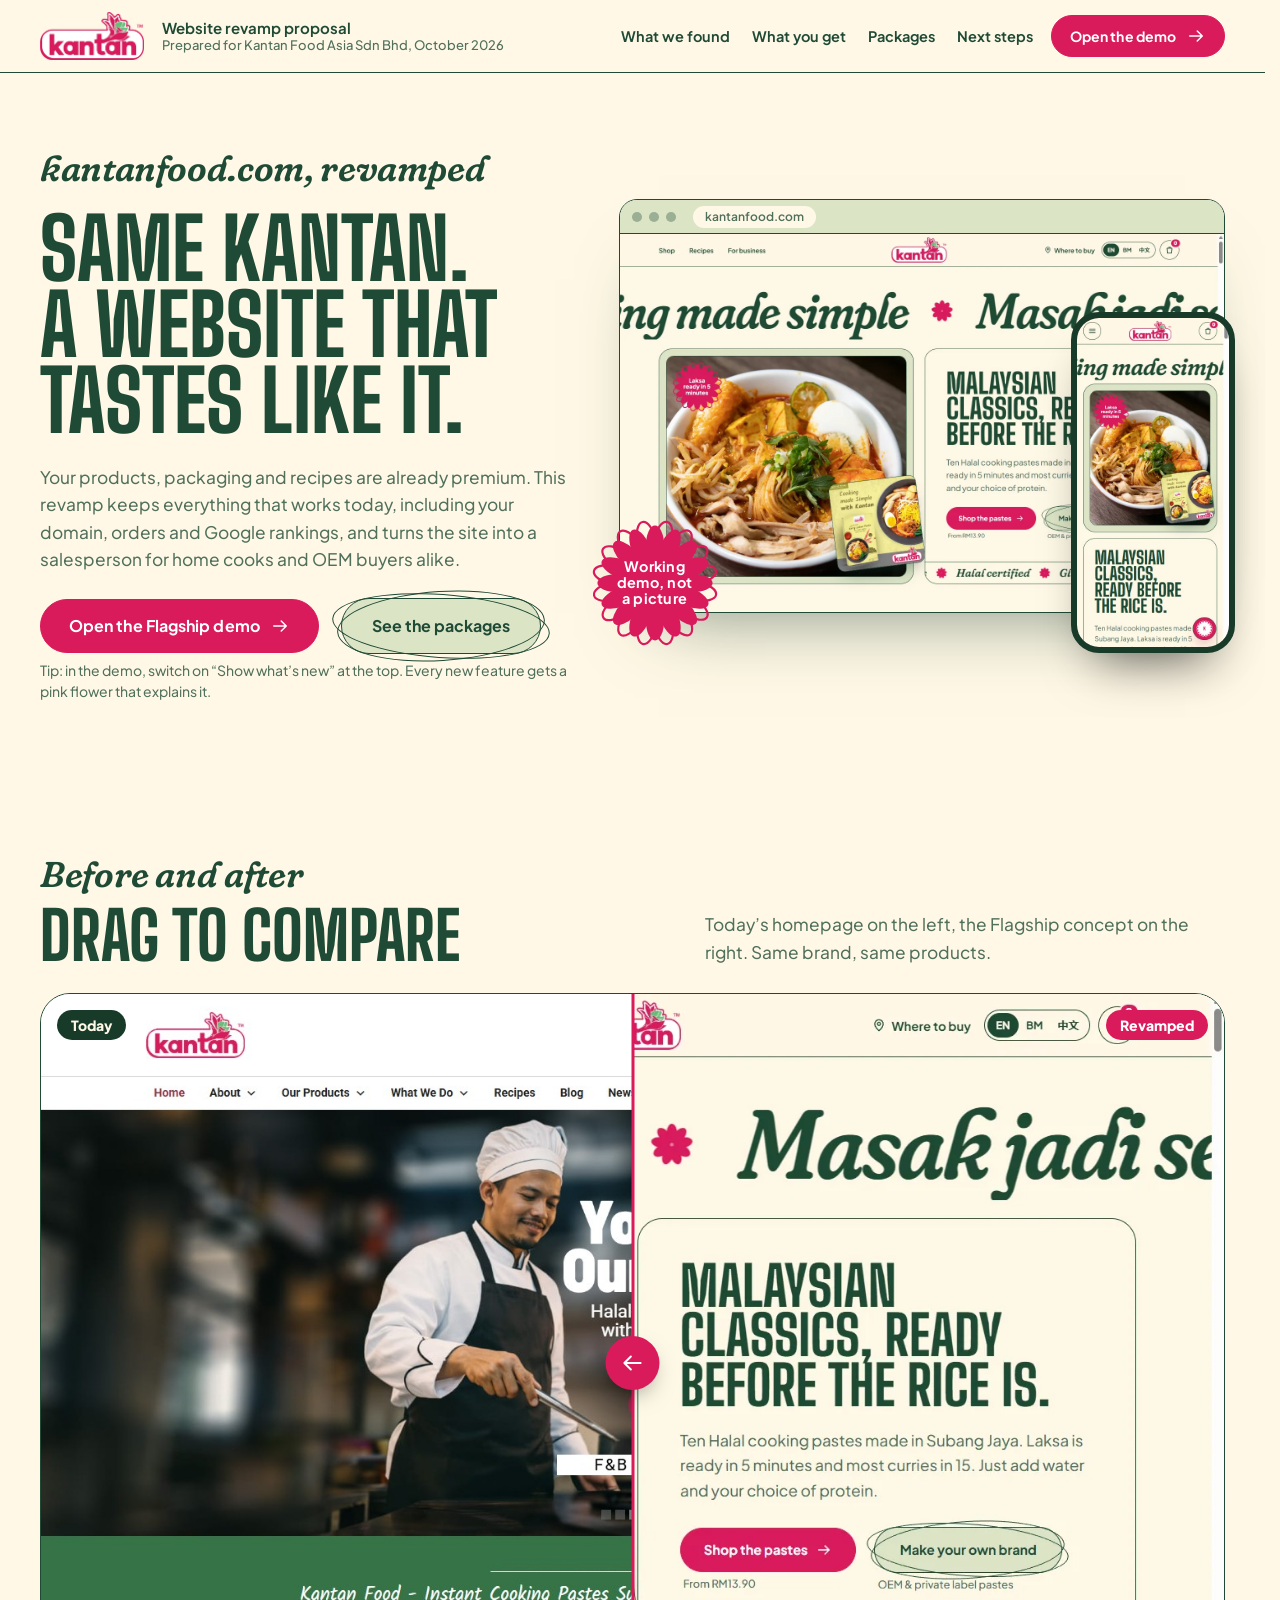
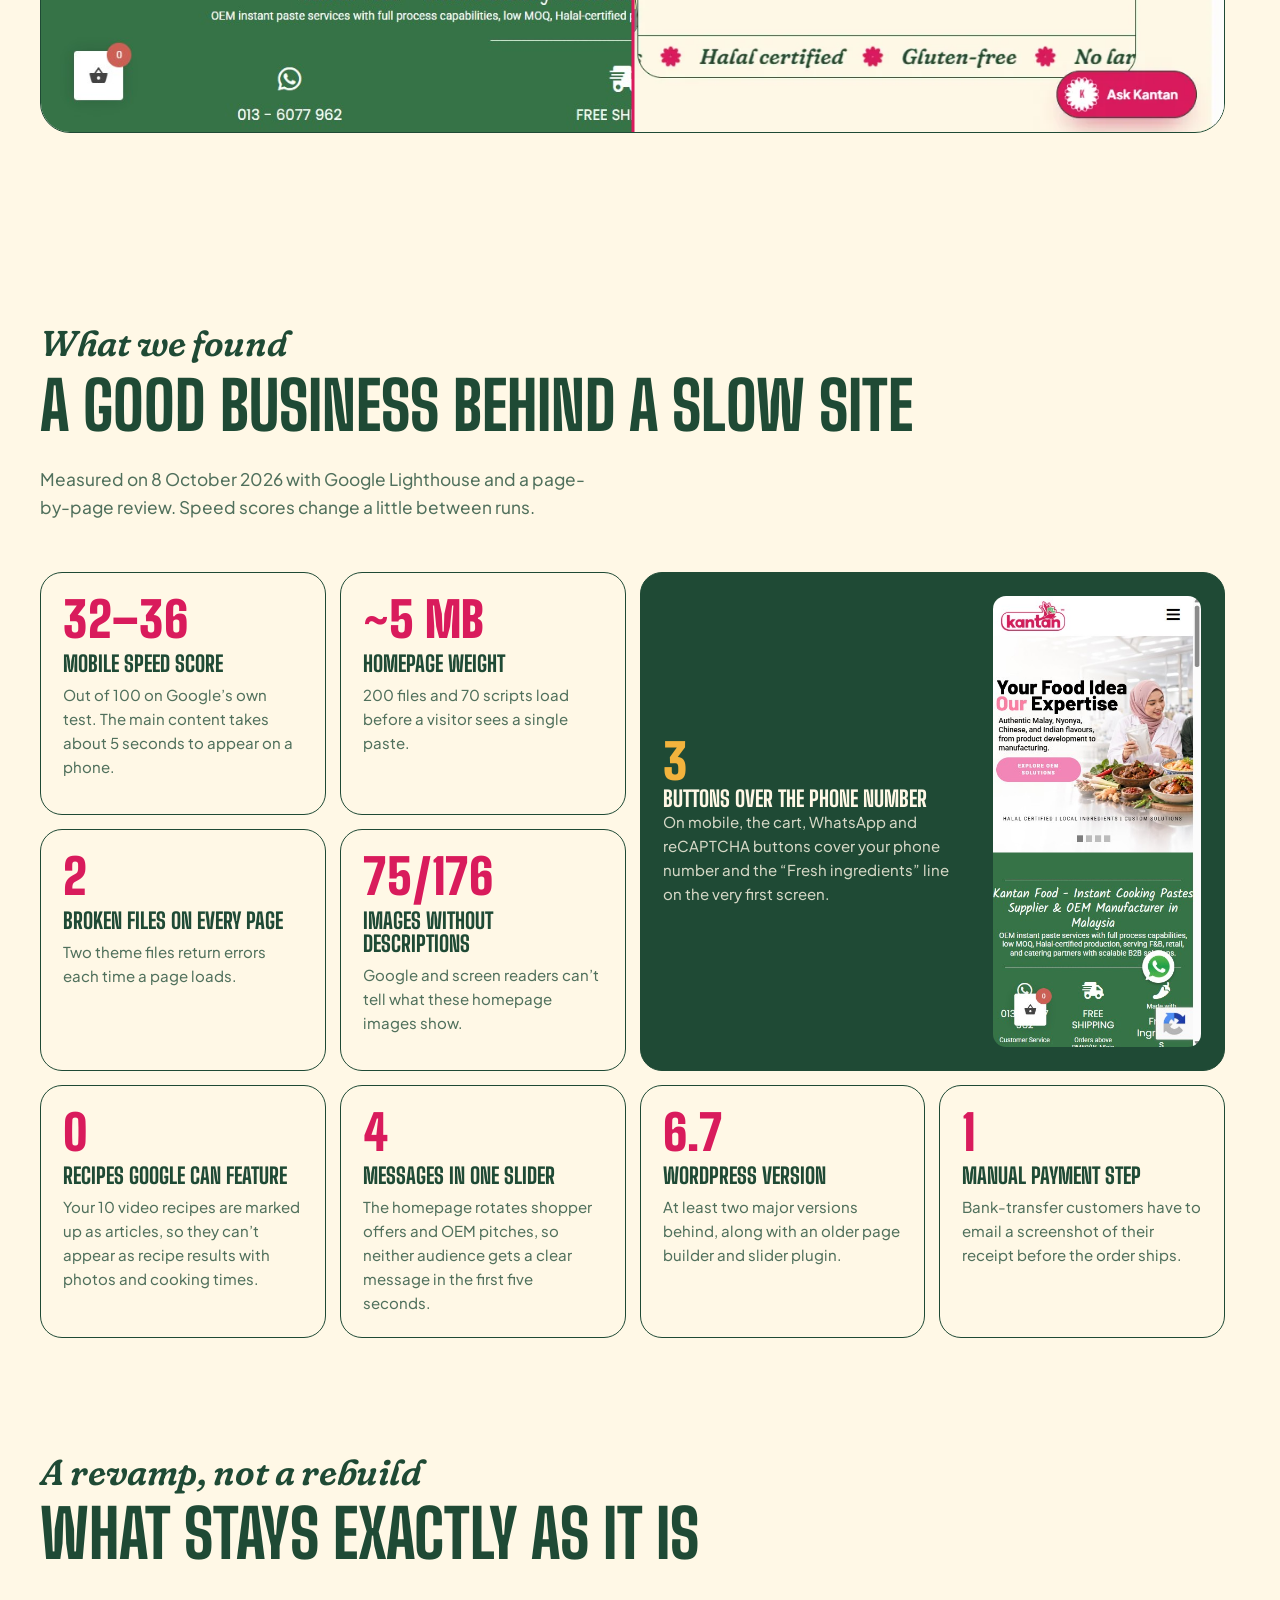
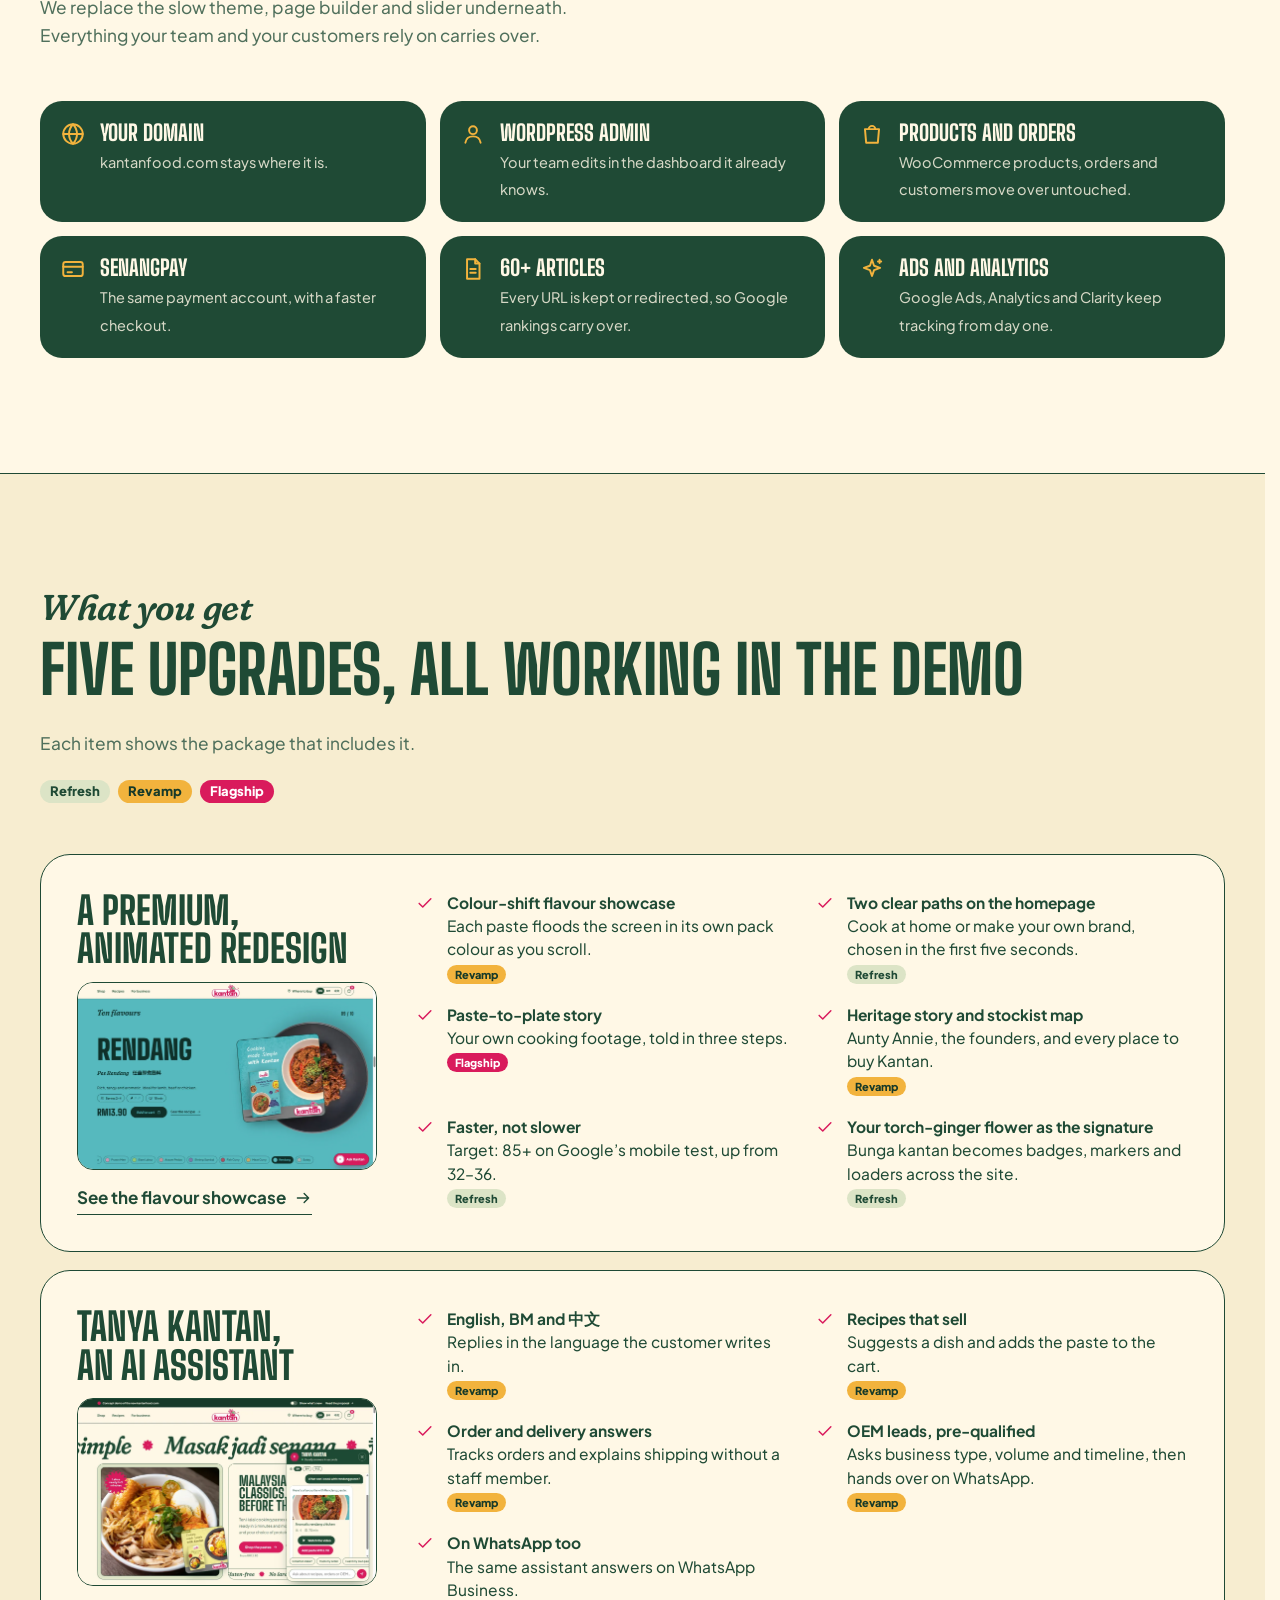
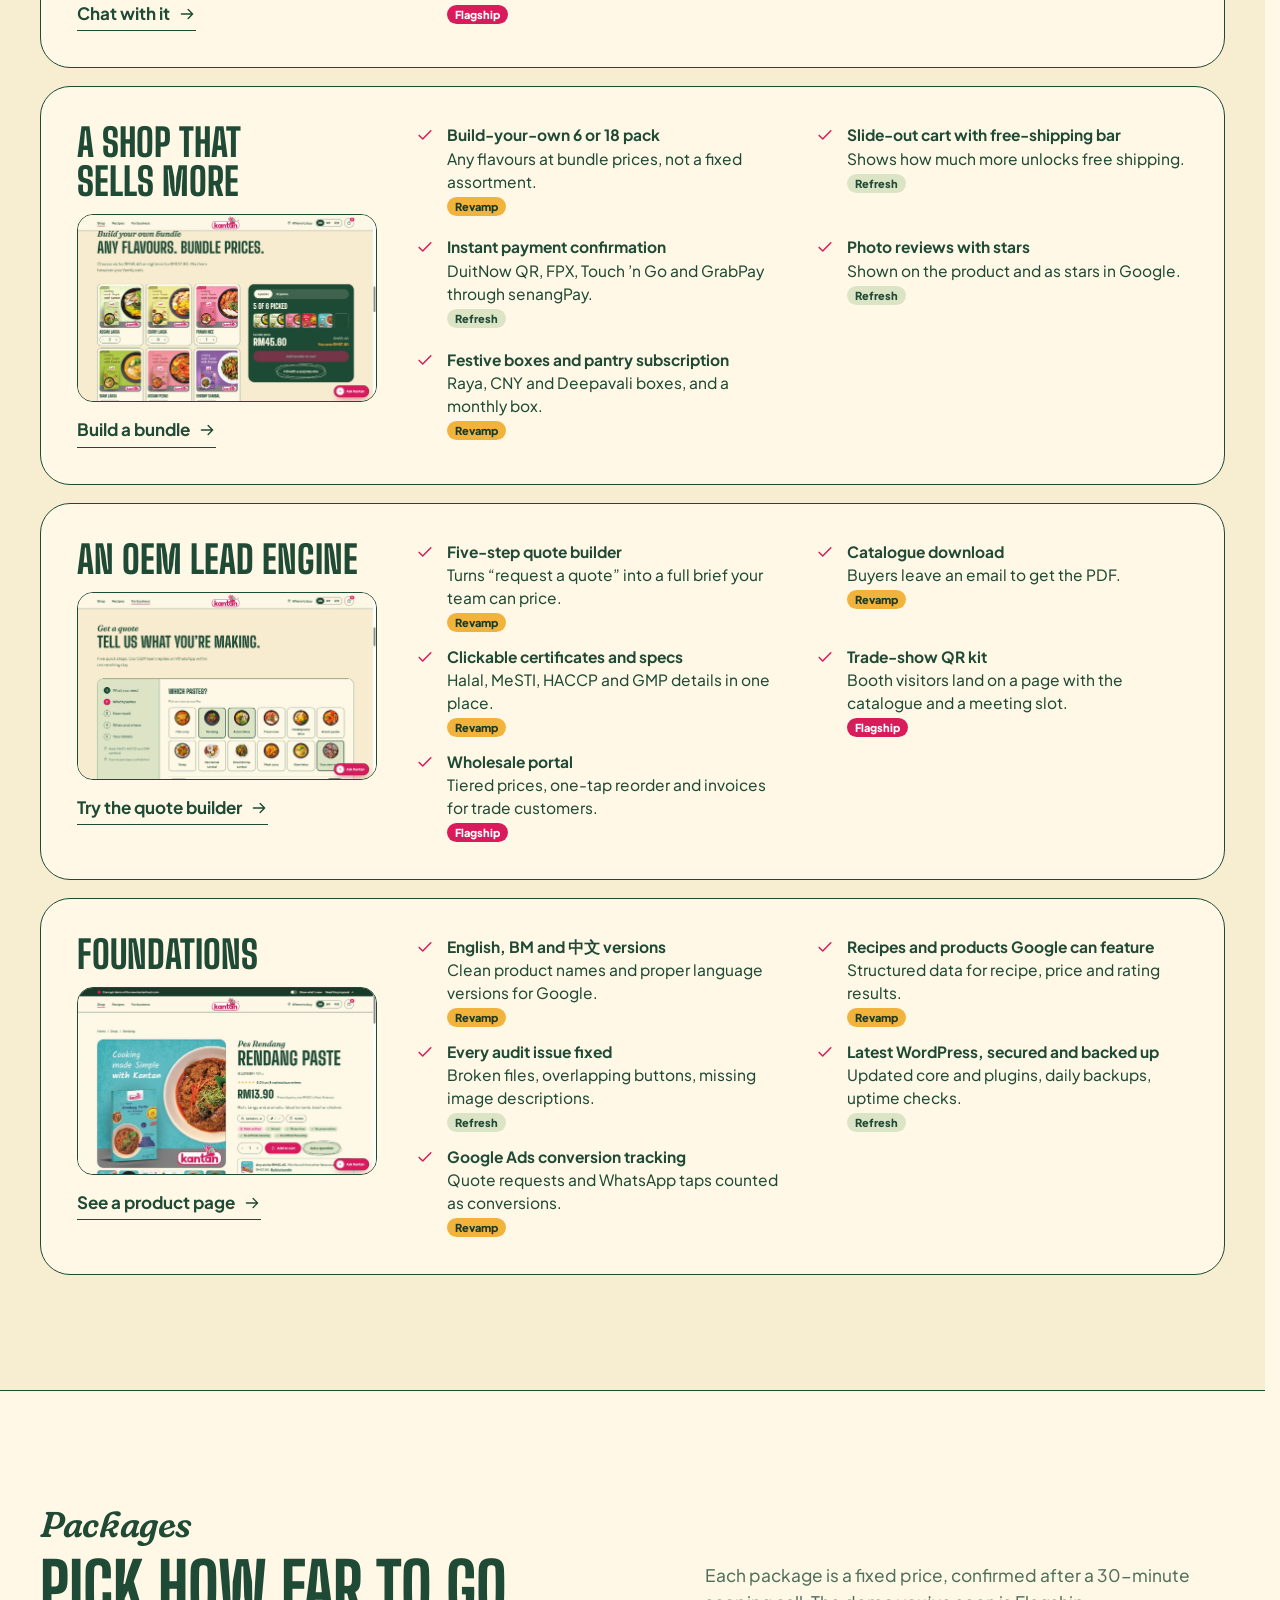
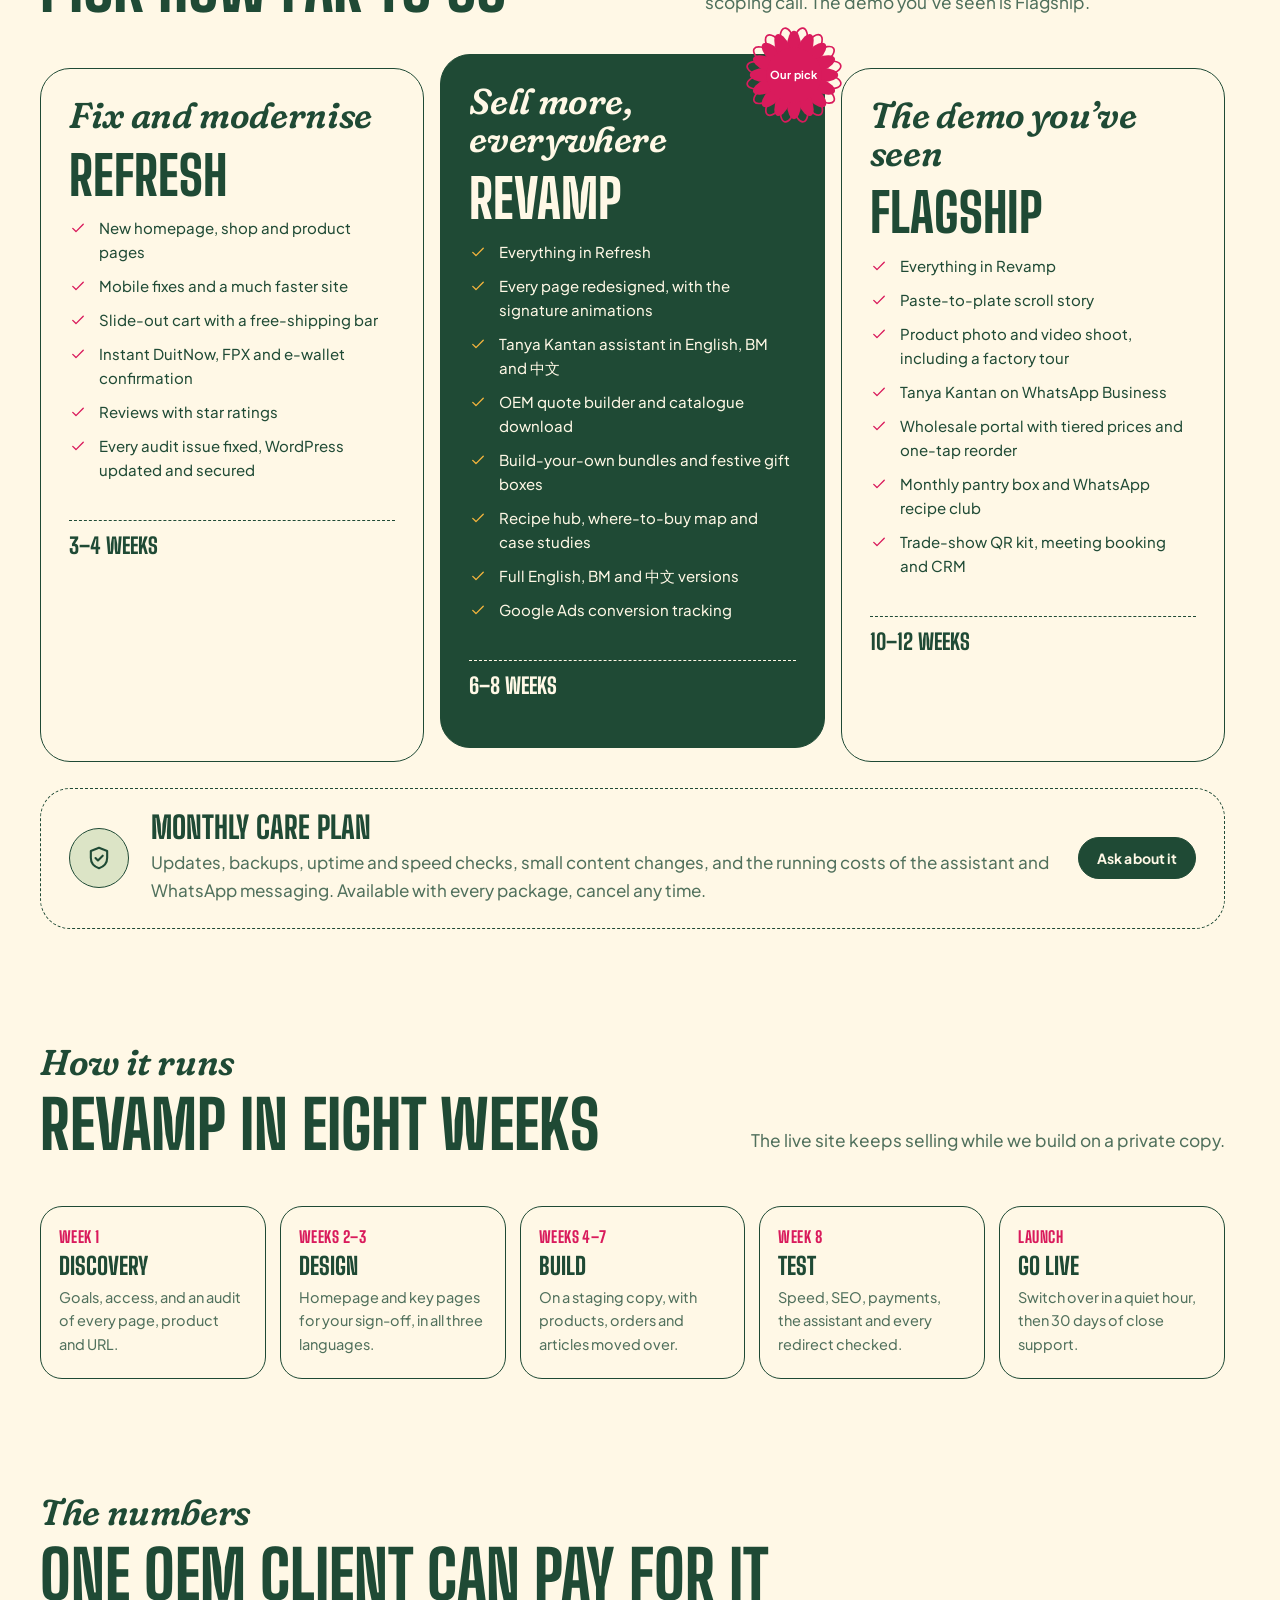
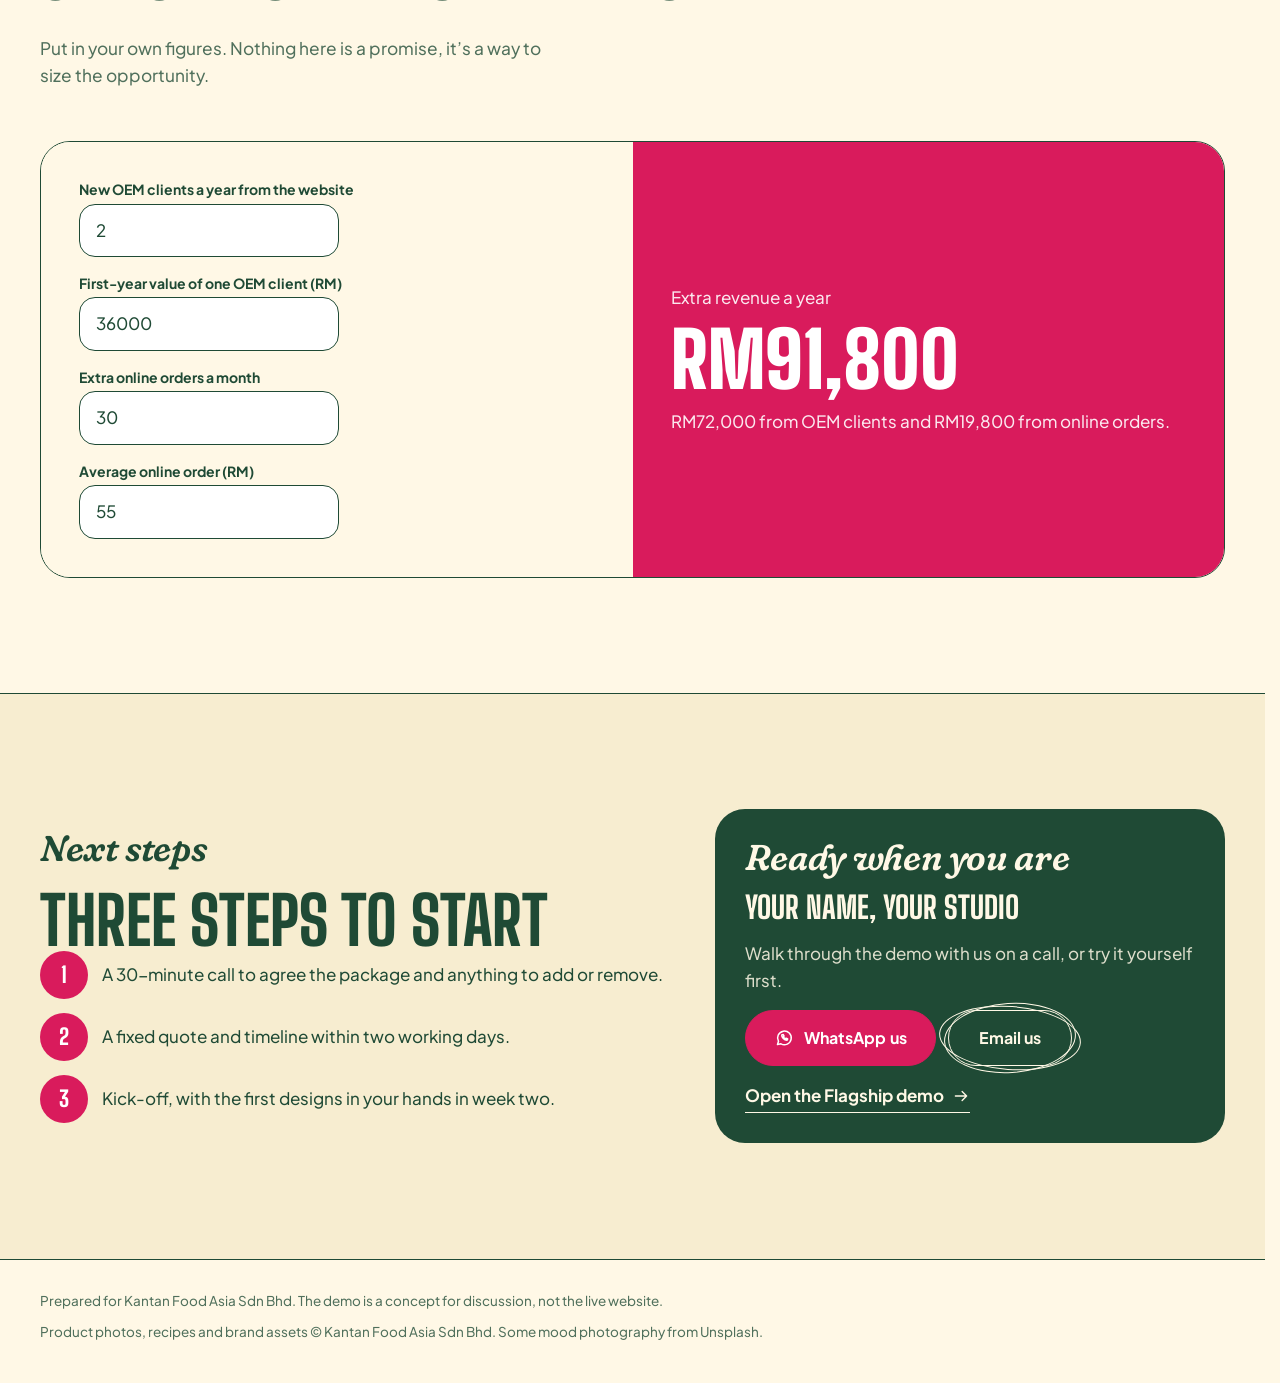
<file: index.html>
<!doctype html>
<html lang="en" data-root="">
<head>
  <meta charset="utf-8">
  <meta name="viewport" content="width=device-width, initial-scale=1">
  <meta name="robots" content="noindex, nofollow">
  <title>Kantan website revamp proposal</title>
  <meta name="description" content="A revamp of kantanfood.com: what we found, what stays, what you get, and a working Flagship demo.">
  <link rel="icon" type="image/webp" href="assets/img/brand/logo.webp">
  <link rel="preload" href="assets/fonts/big-shoulders-display-latin.woff2" as="font" type="font/woff2" crossorigin>
  <link rel="stylesheet" href="flagship/css/site.css">
  <link rel="stylesheet" href="assets/css/proposal.css">
</head>
<body>
  <script src="assets/js/icons.js"></script>

  <header class="p-top">
    <div class="wrap">
      <img src="assets/img/brand/logo.webp" alt="Kantan" width="418" height="193">
      <p class="p-top__title">Website revamp proposal<span>Prepared for Kantan Food Asia Sdn Bhd, October 2026</span></p>
      <nav aria-label="Proposal"><a href="#found">What we found</a><a href="#offer">What you get</a><a href="#packages">Packages</a><a href="#next">Next steps</a></nav>
      <a class="btn btn--sm" href="flagship/index.html">Open the demo<svg class="icon" aria-hidden="true"><use href="#i-arrow"/></svg></a>
    </div>
  </header>

  <main>
    <section class="p-hero">
      <div class="wrap p-hero__grid">
        <div class="stack" style="--gap:24px">
          <p class="accent accent--md">kantanfood.com, revamped</p>
          <h1 class="h1">Same Kantan. A website that tastes like it.</h1>
          <p class="lede">Your products, packaging and recipes are already premium. This revamp keeps everything that works today, including your domain, orders and Google rankings, and turns the site into a salesperson for home cooks and OEM buyers alike.</p>
          <div class="p-hero__cta">
            <a class="btn" href="flagship/index.html">Open the Flagship demo<svg class="icon" aria-hidden="true"><use href="#i-arrow"/></svg></a>
            <a class="btn-sketch" href="#packages">See the packages</a>
          </div>
          <p class="small muted" style="margin:6px 0 0">Tip: in the demo, switch on “Show what’s new” at the top. Every new feature gets a pink flower that explains it.</p>
        </div>
        <div class="devices">
          <div class="browser"><div class="browser__bar"><i></i><i></i><i></i><span>kantanfood.com</span></div><img src="assets/img/proposal/new-home.webp" alt="The new Kantan homepage on desktop" width="1440" height="900"></div>
          <div class="phone"><img src="assets/img/proposal/new-home-mobile.webp" alt="The new Kantan homepage on a phone" width="390" height="844"></div>
          <span class="bloom bloom--seal bloom--spin"><svg class="bloom__line" aria-hidden="true"><use href="#bloom-line"/></svg><svg class="bloom__fill" aria-hidden="true"><use href="#bloom"/></svg><span class="bloom__text">Working demo, not a picture</span></span>
        </div>
      </div>
    </section>

    <section class="section section--tight" aria-labelledby="ba-title">
      <div class="wrap stack" style="--gap:26px">
        <div class="sec-head" style="margin:0"><div><p class="accent accent--md">Before and after</p><h2 class="h2" id="ba-title">Drag to compare</h2></div><p class="lede" style="max-width:40ch">Today’s homepage on the left, the Flagship concept on the right. Same brand, same products.</p></div>
        <div class="ba" id="ba">
          <img src="current-site-screenshots/01-home-hero-desktop.jpg" alt="The current kantanfood.com homepage" width="1440" height="900">
          <img class="ba__after" src="assets/img/proposal/new-home.webp" alt="The revamped Kantan homepage" width="1440" height="900">
          <span class="ba__tag ba__tag--before">Today</span><span class="ba__tag ba__tag--after">Revamped</span>
          <div class="ba__handle"><span><svg aria-hidden="true"><use href="#i-arrow-left"/></svg></span></div>
          <label class="sr-only" for="ba-range">Compare before and after</label><input id="ba-range" type="range" min="0" max="100" value="50">
        </div>
      </div>
    </section>

    <section class="section" id="found" aria-labelledby="found-title">
      <div class="wrap">
        <div class="sec-head"><div><p class="accent accent--md">What we found</p><h2 class="h2" id="found-title">A good business behind a slow site</h2></div>
          <p class="lede" style="max-width:44ch">Measured on 8 October 2026 with Google Lighthouse and a page-by-page review. Speed scores change a little between runs.</p></div>
        <div class="audit">
          <div class="a-card"><b>32–36</b><h3>Mobile speed score</h3><p>Out of 100 on Google’s own test. The main content takes about 5 seconds to appear on a phone.</p></div>
          <div class="a-card"><b>~5 MB</b><h3>Homepage weight</h3><p>200 files and 70 scripts load before a visitor sees a single paste.</p></div>
          <div class="a-card a-card--wide"><div class="stack" style="--gap:8px"><b>3</b><h3>Buttons over the phone number</h3><p>On mobile, the cart, WhatsApp and reCAPTCHA buttons cover your phone number and the “Fresh ingredients” line on the very first screen.</p></div><img src="current-site-screenshots/04-home-mobile-viewport.jpg" alt="The current mobile homepage with floating buttons covering text" width="390" height="844" loading="lazy"></div>
          <div class="a-card"><b>2</b><h3>Broken files on every page</h3><p>Two theme files return errors each time a page loads.</p></div>
          <div class="a-card"><b>75/176</b><h3>Images without descriptions</h3><p>Google and screen readers can’t tell what these homepage images show.</p></div>
          <div class="a-card"><b>0</b><h3>Recipes Google can feature</h3><p>Your 10 video recipes are marked up as articles, so they can’t appear as recipe results with photos and cooking times.</p></div>
          <div class="a-card"><b>4</b><h3>Messages in one slider</h3><p>The homepage rotates shopper offers and OEM pitches, so neither audience gets a clear message in the first five seconds.</p></div>
          <div class="a-card"><b>6.7</b><h3>WordPress version</h3><p>At least two major versions behind, along with an older page builder and slider plugin.</p></div>
          <div class="a-card"><b>1</b><h3>Manual payment step</h3><p>Bank-transfer customers have to email a screenshot of their receipt before the order ships.</p></div>
        </div>
      </div>
    </section>

    <section class="section" style="padding-top:0" aria-labelledby="keep-title">
      <div class="wrap">
        <div class="sec-head"><div><p class="accent accent--md">A revamp, not a rebuild</p><h2 class="h2" id="keep-title">What stays exactly as it is</h2></div>
          <p class="lede" style="max-width:42ch">We replace the slow theme, page builder and slider underneath. Everything your team and your customers rely on carries over.</p></div>
        <div class="keeps">
          <div class="keep"><svg class="icon" aria-hidden="true"><use href="#i-globe"/></svg><div><b>Your domain</b><span>kantanfood.com stays where it is.</span></div></div>
          <div class="keep"><svg class="icon" aria-hidden="true"><use href="#i-user"/></svg><div><b>WordPress admin</b><span>Your team edits in the dashboard it already knows.</span></div></div>
          <div class="keep"><svg class="icon" aria-hidden="true"><use href="#i-bag"/></svg><div><b>Products and orders</b><span>WooCommerce products, orders and customers move over untouched.</span></div></div>
          <div class="keep"><svg class="icon" aria-hidden="true"><use href="#i-card"/></svg><div><b>senangPay</b><span>The same payment account, with a faster checkout.</span></div></div>
          <div class="keep"><svg class="icon" aria-hidden="true"><use href="#i-file"/></svg><div><b>60+ articles</b><span>Every URL is kept or redirected, so Google rankings carry over.</span></div></div>
          <div class="keep"><svg class="icon" aria-hidden="true"><use href="#i-sparkle"/></svg><div><b>Ads and analytics</b><span>Google Ads, Analytics and Clarity keep tracking from day one.</span></div></div>
        </div>
      </div>
    </section>

    <section class="section" id="offer" style="background:var(--santan-2);border-block:1.5px solid var(--line)" aria-labelledby="offer-title">
      <div class="wrap">
        <div class="sec-head"><div><p class="accent accent--md">What you get</p><h2 class="h2" id="offer-title">Five upgrades, all working in the demo</h2></div>
          <div><p class="lede" style="max-width:42ch">Each item shows the package that includes it.</p><div class="tier-legend"><span class="tier--Refresh">Refresh</span><span class="tier--Revamp">Revamp</span><span class="tier--Flagship">Flagship</span></div></div></div>
        <div class="offers" id="offers"></div>
      </div>
    </section>

    <section class="section" id="packages" aria-labelledby="pk-title">
      <div class="wrap">
        <div class="sec-head"><div><p class="accent accent--md">Packages</p><h2 class="h2" id="pk-title">Pick how far to go</h2></div>
          <p class="lede" style="max-width:40ch">Each package is a fixed price, confirmed after a 30-minute scoping call. The demo you’ve seen is Flagship.</p></div>
        <div class="tiers">
          <article class="tier-card">
            <p class="accent accent--md">Fix and modernise</p><h3 class="h2">Refresh</h3>
            <ul>
              <li><svg class="icon" aria-hidden="true"><use href="#i-check"/></svg>New homepage, shop and product pages</li>
              <li><svg class="icon" aria-hidden="true"><use href="#i-check"/></svg>Mobile fixes and a much faster site</li>
              <li><svg class="icon" aria-hidden="true"><use href="#i-check"/></svg>Slide-out cart with a free-shipping bar</li>
              <li><svg class="icon" aria-hidden="true"><use href="#i-check"/></svg>Instant DuitNow, FPX and e-wallet confirmation</li>
              <li><svg class="icon" aria-hidden="true"><use href="#i-check"/></svg>Reviews with star ratings</li>
              <li><svg class="icon" aria-hidden="true"><use href="#i-check"/></svg>Every audit issue fixed, WordPress updated and secured</li>
            </ul>
            <p class="weeks">3–4 weeks</p>
          </article>
          <article class="tier-card tier-card--rec">
            <span class="bloom bloom--seal"><svg class="bloom__line" aria-hidden="true"><use href="#bloom-line"/></svg><svg class="bloom__fill" aria-hidden="true"><use href="#bloom"/></svg><span class="bloom__text">Our pick</span></span>
            <p class="accent accent--md">Sell more, everywhere</p><h3 class="h2">Revamp</h3>
            <ul>
              <li><svg class="icon" aria-hidden="true"><use href="#i-check"/></svg>Everything in Refresh</li>
              <li><svg class="icon" aria-hidden="true"><use href="#i-check"/></svg>Every page redesigned, with the signature animations</li>
              <li><svg class="icon" aria-hidden="true"><use href="#i-check"/></svg>Tanya Kantan assistant in English, BM and 中文</li>
              <li><svg class="icon" aria-hidden="true"><use href="#i-check"/></svg>OEM quote builder and catalogue download</li>
              <li><svg class="icon" aria-hidden="true"><use href="#i-check"/></svg>Build-your-own bundles and festive gift boxes</li>
              <li><svg class="icon" aria-hidden="true"><use href="#i-check"/></svg>Recipe hub, where-to-buy map and case studies</li>
              <li><svg class="icon" aria-hidden="true"><use href="#i-check"/></svg>Full English, BM and 中文 versions</li>
              <li><svg class="icon" aria-hidden="true"><use href="#i-check"/></svg>Google Ads conversion tracking</li>
            </ul>
            <p class="weeks">6–8 weeks</p>
          </article>
          <article class="tier-card">
            <p class="accent accent--md">The demo you’ve seen</p><h3 class="h2">Flagship</h3>
            <ul>
              <li><svg class="icon" aria-hidden="true"><use href="#i-check"/></svg>Everything in Revamp</li>
              <li><svg class="icon" aria-hidden="true"><use href="#i-check"/></svg>Paste-to-plate scroll story</li>
              <li><svg class="icon" aria-hidden="true"><use href="#i-check"/></svg>Product photo and video shoot, including a factory tour</li>
              <li><svg class="icon" aria-hidden="true"><use href="#i-check"/></svg>Tanya Kantan on WhatsApp Business</li>
              <li><svg class="icon" aria-hidden="true"><use href="#i-check"/></svg>Wholesale portal with tiered prices and one-tap reorder</li>
              <li><svg class="icon" aria-hidden="true"><use href="#i-check"/></svg>Monthly pantry box and WhatsApp recipe club</li>
              <li><svg class="icon" aria-hidden="true"><use href="#i-check"/></svg>Trade-show QR kit, meeting booking and CRM</li>
            </ul>
            <p class="weeks">10–12 weeks</p>
          </article>
        </div>
        <div class="care">
          <span class="icon-wrap"><svg class="icon" aria-hidden="true"><use href="#i-shield"/></svg></span>
          <div><h3 class="h3" style="margin-bottom:6px">Monthly care plan</h3><p class="muted" style="margin:0">Updates, backups, uptime and speed checks, small content changes, and the running costs of the assistant and WhatsApp messaging. Available with every package, cancel any time.</p></div>
          <a class="btn btn--dark btn--sm" href="#next">Ask about it</a>
        </div>
      </div>
    </section>

    <section class="section" style="padding-top:0" aria-labelledby="plan-title">
      <div class="wrap">
        <div class="sec-head"><div><p class="accent accent--md">How it runs</p><h2 class="h2" id="plan-title">Revamp in eight weeks</h2></div><p class="lede" style="max-width:40ch">The live site keeps selling while we build on a private copy.</p></div>
        <ol class="plan">
          <li><small>Week 1</small><b>Discovery</b><span>Goals, access, and an audit of every page, product and URL.</span></li>
          <li><small>Weeks 2–3</small><b>Design</b><span>Homepage and key pages for your sign-off, in all three languages.</span></li>
          <li><small>Weeks 4–7</small><b>Build</b><span>On a staging copy, with products, orders and articles moved over.</span></li>
          <li><small>Week 8</small><b>Test</b><span>Speed, SEO, payments, the assistant and every redirect checked.</span></li>
          <li><small>Launch</small><b>Go live</b><span>Switch over in a quiet hour, then 30 days of close support.</span></li>
        </ol>
      </div>
    </section>

    <section class="section" style="padding-top:0" aria-labelledby="roi-title">
      <div class="wrap">
        <div class="sec-head"><div><p class="accent accent--md">The numbers</p><h2 class="h2" id="roi-title">One OEM client can pay for it</h2></div><p class="lede" style="max-width:40ch">Put in your own figures. Nothing here is a promise, it’s a way to size the opportunity.</p></div>
        <div class="calc">
          <form class="calc__in" id="calc" onsubmit="return false">
            <div class="field"><label for="c-oem">New OEM clients a year from the website</label><input class="input" id="c-oem" type="number" min="0" value="2"></div>
            <div class="field"><label for="c-val">First-year value of one OEM client (RM)</label><input class="input" id="c-val" type="number" min="0" step="1000" value="36000"></div>
            <div class="field"><label for="c-ord">Extra online orders a month</label><input class="input" id="c-ord" type="number" min="0" value="30"></div>
            <div class="field"><label for="c-aov">Average online order (RM)</label><input class="input" id="c-aov" type="number" min="0" value="55"></div>
          </form>
          <div class="calc__out" aria-live="polite"><p>Extra revenue a year</p><b id="c-out">RM91,800</b><p id="c-note">From OEM clients and online orders together.</p></div>
        </div>
      </div>
    </section>

    <section class="section" id="next" style="background:var(--santan-2);border-top:1.5px solid var(--line)" aria-labelledby="next-title">
      <div class="wrap next">
        <div class="stack" style="--gap:22px">
          <p class="accent accent--md">Next steps</p>
          <h2 class="h2" id="next-title">Three steps to start</h2>
          <ol>
            <li>A 30-minute call to agree the package and anything to add or remove.</li>
            <li>A fixed quote and timeline within two working days.</li>
            <li>Kick-off, with the first designs in your hands in week two.</li>
          </ol>
        </div>
        <!-- EDIT: replace the name, studio, WhatsApp number and email below with your own details -->
        <div class="contact-card">
          <p class="accent accent--md" style="color:var(--santan)">Ready when you are</p>
          <h3 class="h3">Your name, Your studio</h3>
          <p style="margin:0;opacity:.85">Walk through the demo with us on a call, or try it yourself first.</p>
          <div style="display:flex;flex-wrap:wrap;gap:12px">
            <a class="btn" href="https://wa.me/60000000000"><svg class="icon" aria-hidden="true"><use href="#i-whatsapp"/></svg>WhatsApp us</a>
            <a class="btn-sketch btn-sketch--light" href="mailto:hello@yourstudio.com">Email us</a>
          </div>
          <a class="link-arrow" href="flagship/index.html" style="color:var(--santan);width:fit-content">Open the Flagship demo<svg class="icon" aria-hidden="true"><use href="#i-arrow"/></svg></a>
        </div>
      </div>
    </section>
  </main>

  <footer class="p-foot">
    <div class="wrap"><span>Prepared for Kantan Food Asia Sdn Bhd. The demo is a concept for discussion, not the live website.</span><span>Product photos, recipes and brand assets © Kantan Food Asia Sdn Bhd. Some mood photography from Unsplash.</span></div>
  </footer>

  <script src="assets/js/proposal.js"></script>
</body>
</html>
</file>
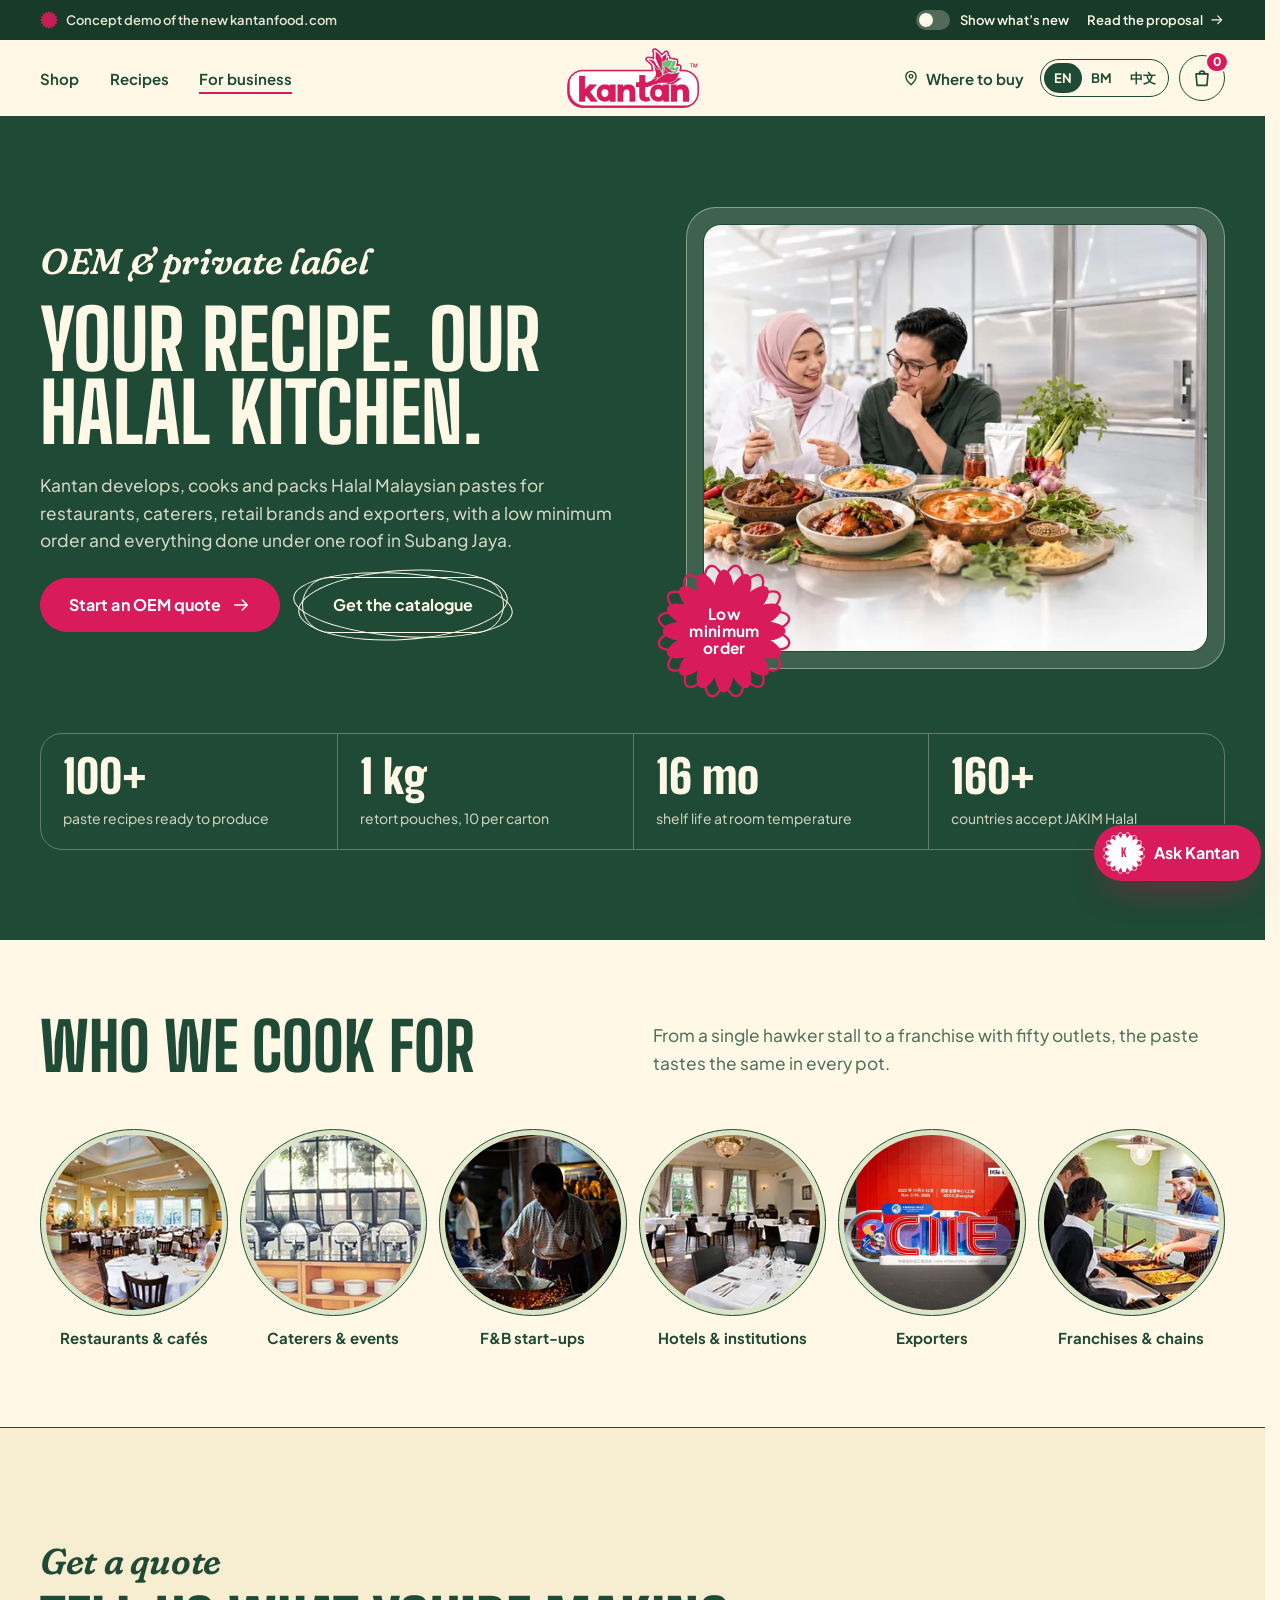
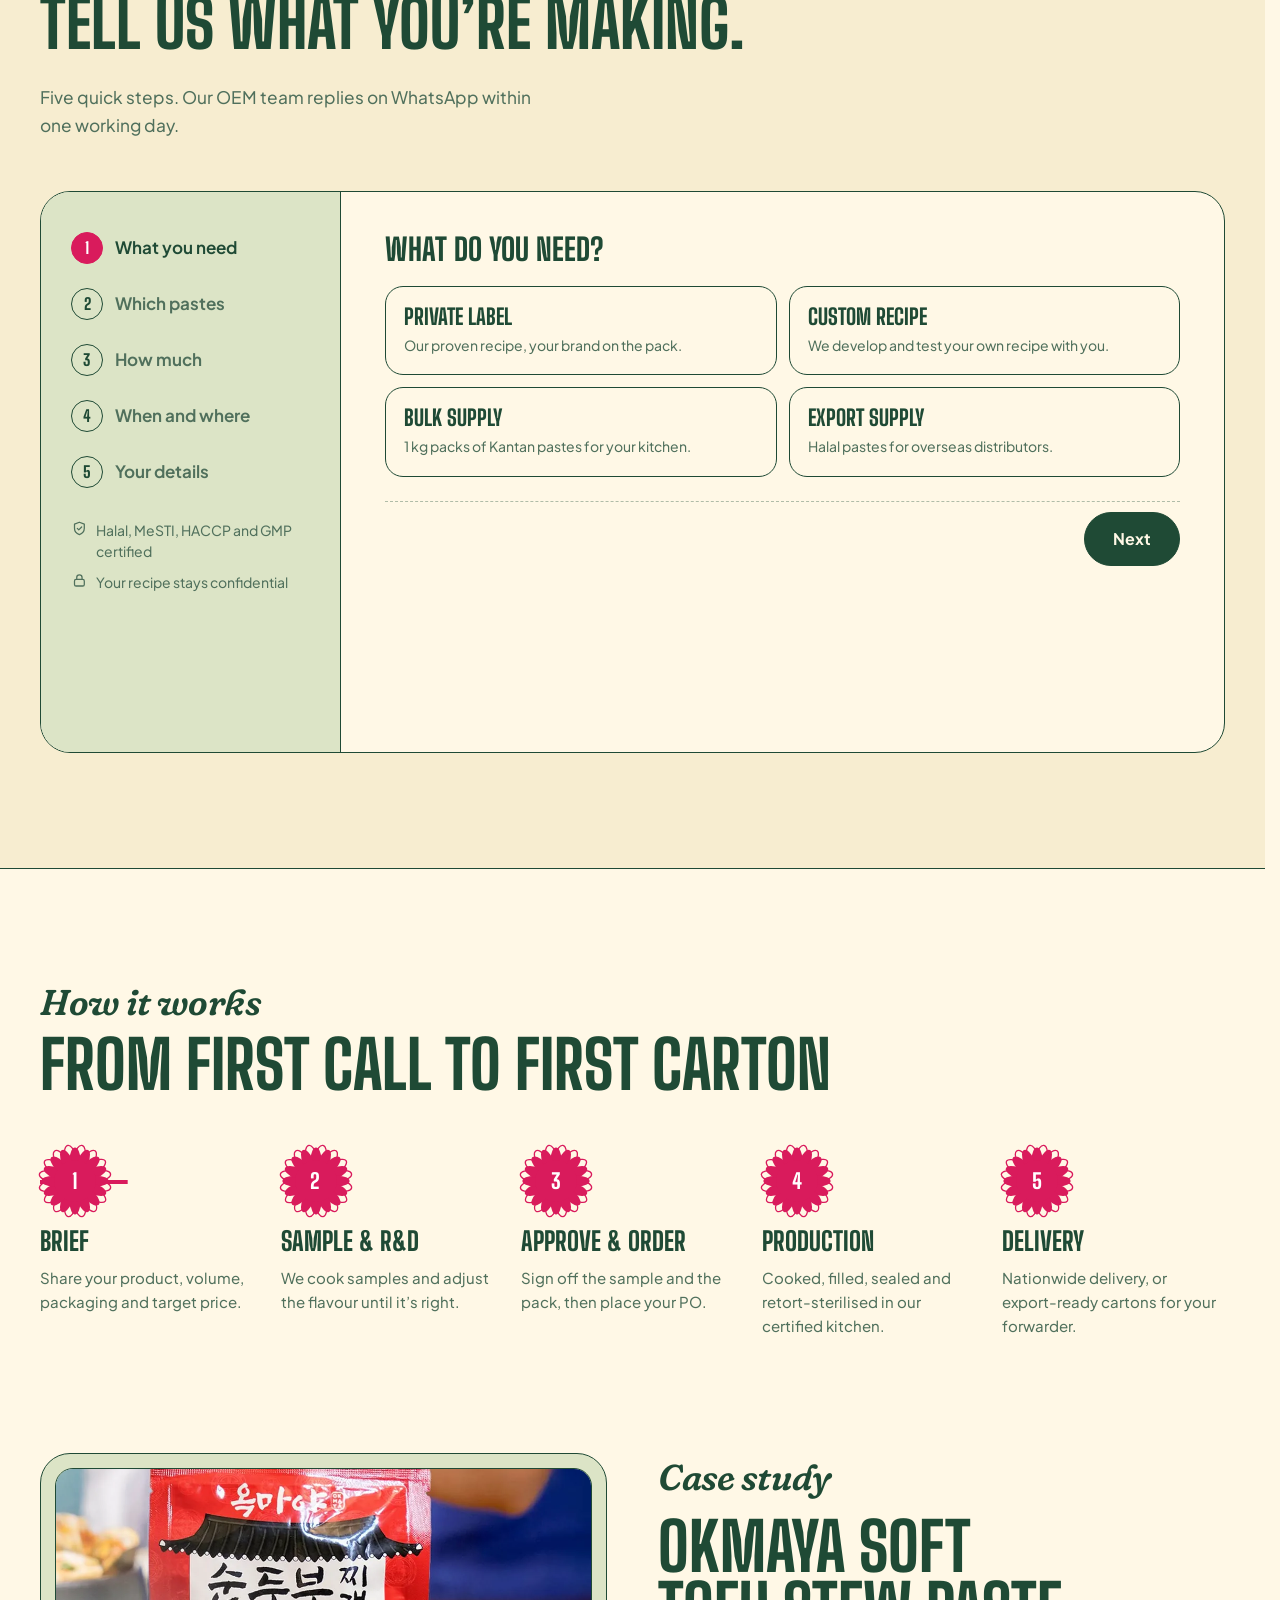
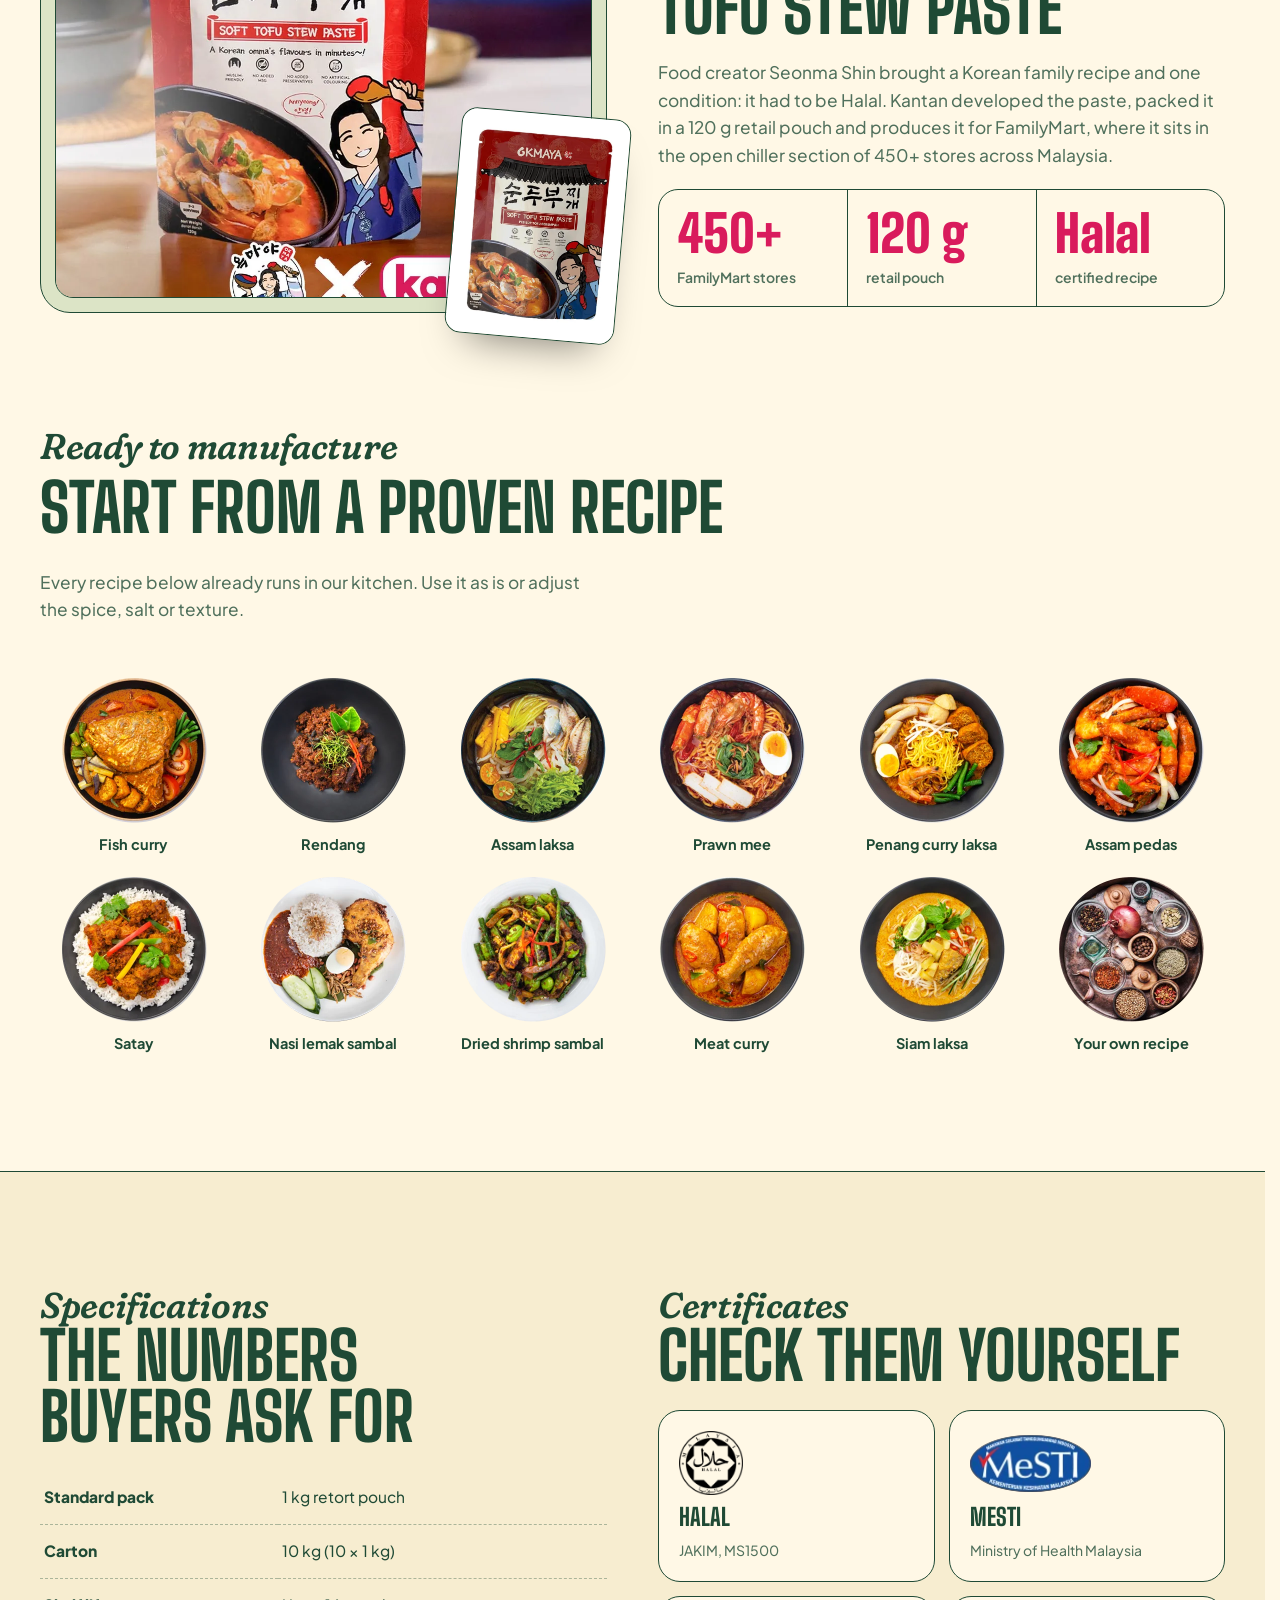
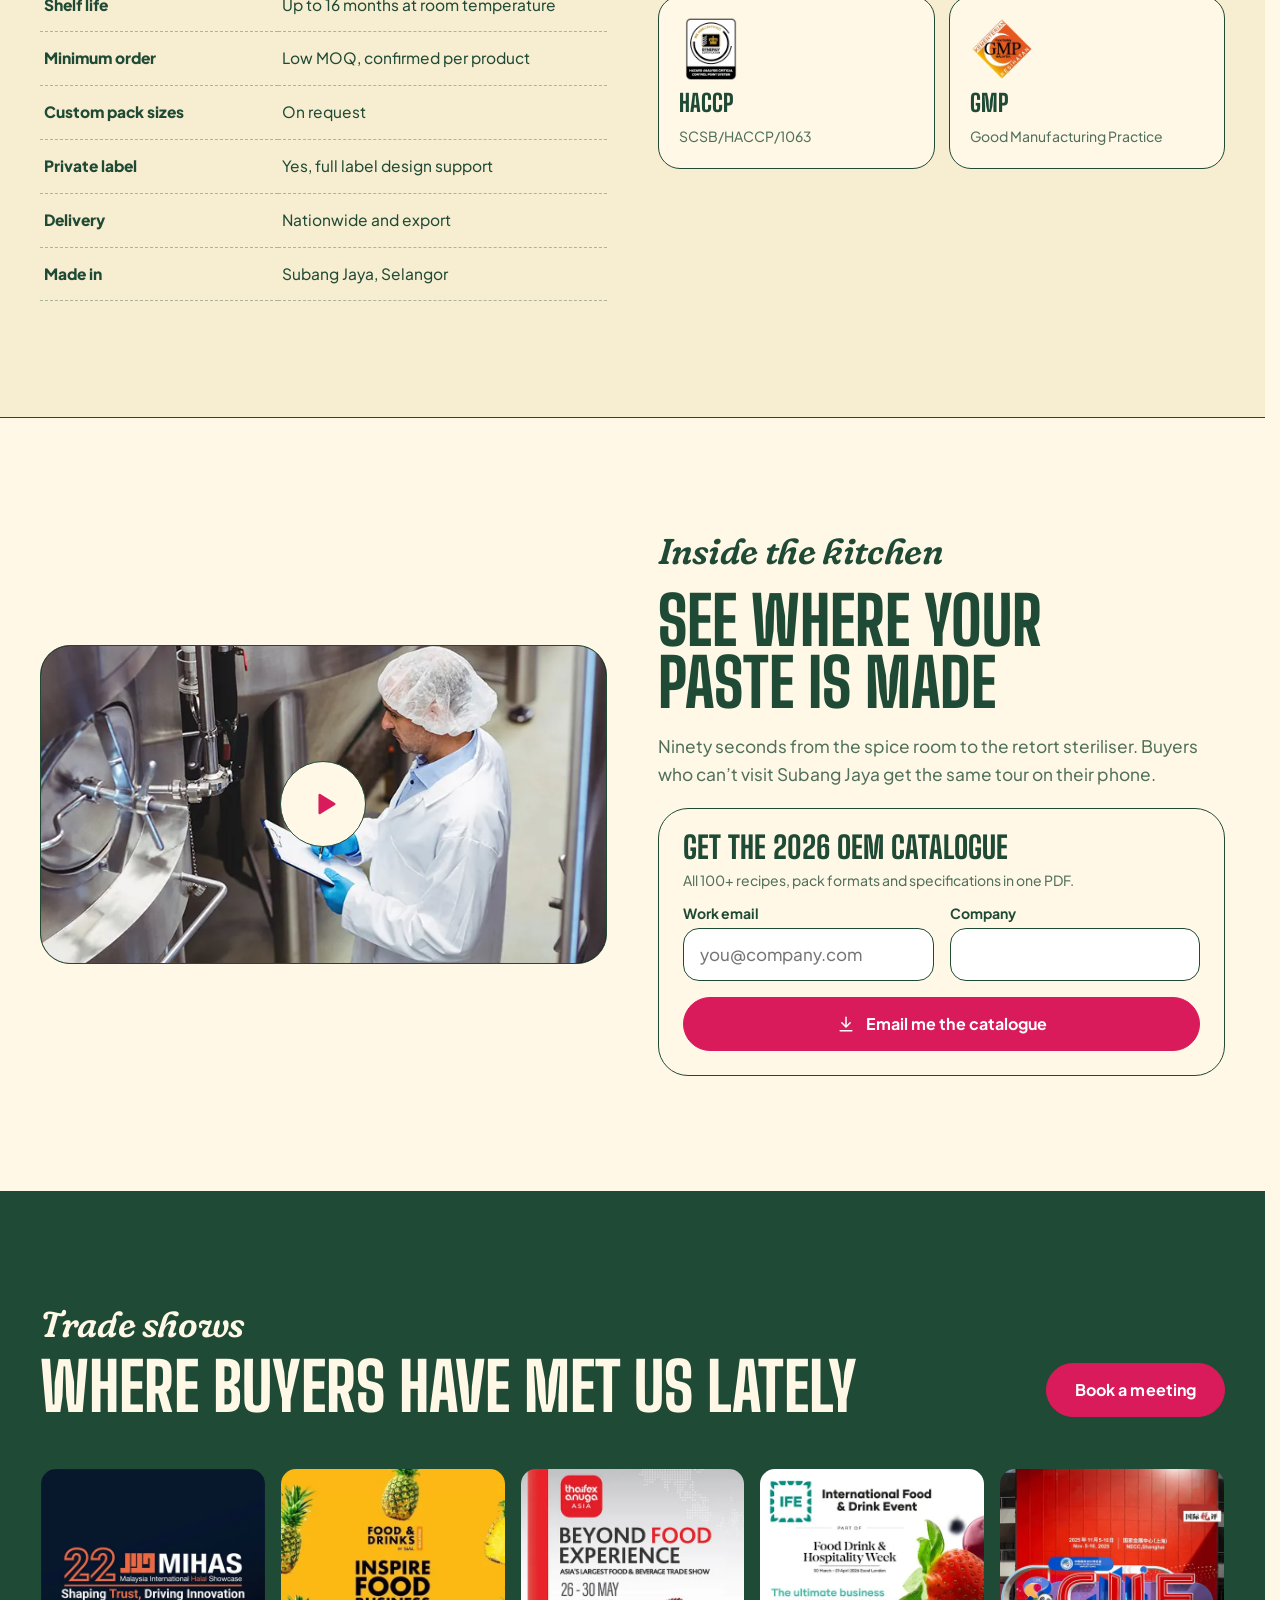
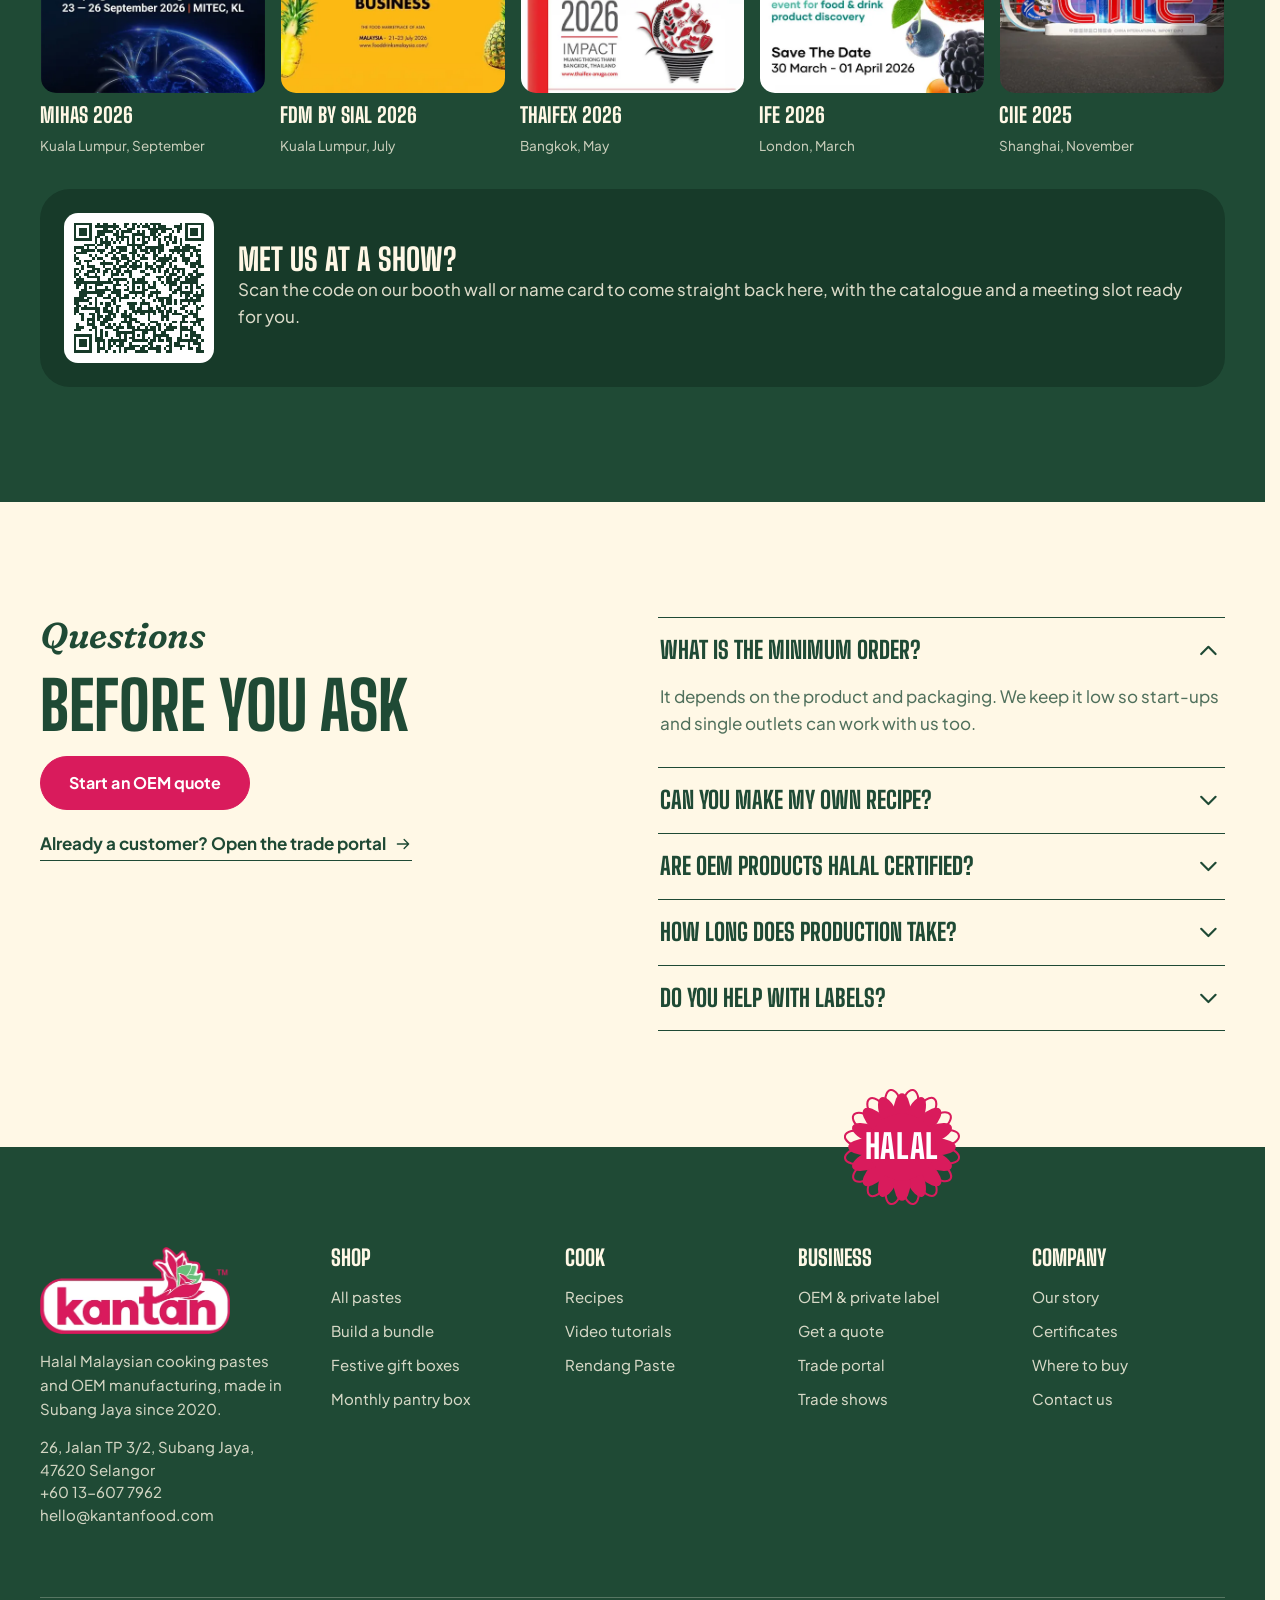
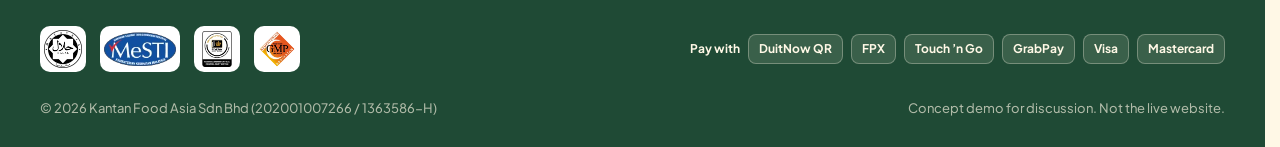
<file: flagship/oem.html>
<!doctype html>
<html lang="en" data-root="../">
<head>
  <meta charset="utf-8">
  <meta name="viewport" content="width=device-width, initial-scale=1">
  <meta name="robots" content="noindex, nofollow">
  <title>Halal OEM cooking paste manufacturer | Kantan Food (concept)</title>
  <meta name="description" content="Private label, custom recipes and bulk supply of Halal Malaysian cooking pastes, made in Subang Jaya.">
  <link rel="icon" type="image/webp" href="../assets/img/brand/logo.webp">
  <link rel="stylesheet" href="css/site.css">
</head>
<body data-page="oem">
  <script src="../assets/js/icons.js"></script>
  <main id="main">
    <section class="oem-hero">
      <div class="wrap">
        <div class="oem-hero__grid">
          <div class="stack" style="--gap:22px">
            <p class="accent accent--md">OEM & private label</p>
            <h1 class="h1" data-i18n="doors.bizTitle">Your recipe. Our Halal kitchen.</h1>
            <p class="lede">Kantan develops, cooks and packs Halal Malaysian pastes for restaurants, caterers, retail brands and exporters, with a low minimum order and everything done under one roof in Subang Jaya.</p>
            <div style="display:flex;flex-wrap:wrap;gap:16px 22px;align-items:center">
              <a class="btn" href="#quote"><span data-i18n="doors.bizCta">Start an OEM quote</span><svg class="icon" aria-hidden="true"><use href="#i-arrow"/></svg></a>
              <a class="btn-sketch btn-sketch--light" href="#catalogue">Get the catalogue</a>
            </div>
          </div>
          <div class="oem-hero__media">
            <div class="frame"><img src="../assets/img/kantan/team-lab.webp" alt="Kantan food technologists with finished Malaysian dishes" width="1000" height="570"></div>
            <span class="bloom bloom--seal bloom--spin"><svg class="bloom__line" aria-hidden="true"><use href="#bloom-line"/></svg><svg class="bloom__fill" aria-hidden="true"><use href="#bloom"/></svg><span class="bloom__text">Low minimum order</span></span>
          </div>
        </div>
        <div class="stat-strip">
          <div><b>100+</b><span>paste recipes ready to produce</span></div>
          <div><b>1 kg</b><span>retort pouches, 10 per carton</span></div>
          <div><b>16 mo</b><span>shelf life at room temperature</span></div>
          <div><b>160+</b><span>countries accept JAKIM Halal</span></div>
        </div>
      </div>
    </section>

    <section class="section section--tight" aria-labelledby="seg-title">
      <div class="wrap">
        <div class="sec-head"><div><h2 class="h2" id="seg-title">Who we cook for</h2></div><p class="lede" style="max-width:44ch">From a single hawker stall to a franchise with fifty outlets, the paste tastes the same in every pot.</p></div>
        <div class="segments">
          <div class="segment"><img src="../assets/img/kantan/seg-restaurant.webp" alt="" loading="lazy">Restaurants & cafés</div>
          <div class="segment"><img src="../assets/img/kantan/seg-catering.webp" alt="" loading="lazy">Caterers & events</div>
          <div class="segment"><img src="../assets/img/kantan/seg-hawker.webp" alt="" loading="lazy">F&B start-ups</div>
          <div class="segment"><img src="../assets/img/kantan/seg-hotel.webp" alt="" loading="lazy">Hotels & institutions</div>
          <div class="segment"><img src="../assets/img/kantan/show-ciie.webp" alt="" loading="lazy">Exporters</div>
          <div class="segment"><img src="../assets/img/kantan/seg-canteen.webp" alt="" loading="lazy">Franchises & chains</div>
        </div>
      </div>
    </section>

    <section class="section" id="quote" style="background:var(--santan-2);border-block:1.5px solid var(--line)" aria-labelledby="quote-title">
      <div class="wrap">
        <div class="sec-head"><div><p class="accent accent--md">Get a quote</p><h2 class="h2" id="quote-title">Tell us what you’re making.</h2></div><p class="lede" style="max-width:40ch">Five quick steps. Our OEM team replies on WhatsApp within one working day.</p></div>
        <div class="quote" data-feature="quote">
          <aside class="quote__side">
            <ol class="q-steps" id="q-steps">
              <li class="is-on"><span>1</span>What you need</li><li><span>2</span>Which pastes</li><li><span>3</span>How much</li><li><span>4</span>When and where</li><li><span>5</span>Your details</li>
            </ol>
            <div class="small muted" style="display:grid;gap:10px">
              <span style="display:flex;gap:8px"><svg class="icon" aria-hidden="true"><use href="#i-shield"/></svg>Halal, MeSTI, HACCP and GMP certified</span>
              <span style="display:flex;gap:8px"><svg class="icon" aria-hidden="true"><use href="#i-lock"/></svg>Your recipe stays confidential</span>
            </div>
          </aside>
          <form class="quote__main" id="q-form" novalidate>
            <div class="q-panel is-on" data-step="1">
              <h3 class="h3">What do you need?</h3>
              <div class="choice-grid">
                <label class="choice"><input type="radio" name="need" value="Private label"><b>Private label</b><span>Our proven recipe, your brand on the pack.</span></label>
                <label class="choice"><input type="radio" name="need" value="Custom recipe"><b>Custom recipe</b><span>We develop and test your own recipe with you.</span></label>
                <label class="choice"><input type="radio" name="need" value="Bulk supply"><b>Bulk supply</b><span>1 kg packs of Kantan pastes for your kitchen.</span></label>
                <label class="choice"><input type="radio" name="need" value="Export supply"><b>Export supply</b><span>Halal pastes for overseas distributors.</span></label>
              </div>
            </div>
            <div class="q-panel" data-step="2">
              <h3 class="h3">Which pastes?</h3>
              <p class="small muted" style="margin:0">Pick as many as you like.</p>
              <div class="dish-pick" id="q-dishes"></div>
            </div>
            <div class="q-panel" data-step="3">
              <h3 class="h3">How much?</h3>
              <div class="choice-grid">
                <label class="choice"><input type="radio" name="pack" value="1 kg retort pouch" checked><b>1 kg retort pouch</b><span>Our standard. 10 pouches to a carton.</span></label>
                <label class="choice"><input type="radio" name="pack" value="Retail pack (120–200 g)"><b>Retail pack</b><span>120–200 g with your own label.</span></label>
              </div>
              <div class="range">
                <label class="label" for="q-vol" style="font-weight:800">Roughly how much a month?</label>
                <output id="q-vol-out">300 kg a month</output>
                <input type="range" id="q-vol" min="50" max="5000" step="50" value="300">
                <div class="est"><span class="tag" id="q-cartons">About 30 cartons a month</span><span class="tag tag--pink" id="q-fit">Price per kg drops as volume grows</span></div>
              </div>
            </div>
            <div class="q-panel" data-step="4">
              <h3 class="h3">When and where?</h3>
              <div class="choice-grid">
                <label class="choice"><input type="radio" name="when" value="As soon as possible"><b>As soon as possible</b><span>We’ll start with samples this month.</span></label>
                <label class="choice"><input type="radio" name="when" value="In 1–3 months"><b>In 1–3 months</b><span>Time for R&D and tasting rounds.</span></label>
                <label class="choice"><input type="radio" name="when" value="In 3–6 months"><b>In 3–6 months</b><span>Planning a launch or a new menu.</span></label>
                <label class="choice"><input type="radio" name="when" value="Just exploring"><b>Just exploring</b><span>Send me prices and the catalogue.</span></label>
              </div>
              <div class="field"><label for="q-market">Where will you sell it?</label>
                <select class="select" id="q-market"><option>Malaysia</option><option>Singapore</option><option>Indonesia</option><option>Brunei</option><option>Middle East</option><option>China or Hong Kong</option><option>Europe or UK</option><option>Somewhere else</option></select></div>
            </div>
            <div class="q-panel" data-step="5">
              <h3 class="h3">Your details</h3>
              <div class="form-grid">
                <div class="field"><label for="q-name">Your name</label><input class="input" id="q-name" autocomplete="name" required></div>
                <div class="field"><label for="q-co">Company or brand</label><input class="input" id="q-co" autocomplete="organization" required></div>
                <div class="field"><label for="q-wa">WhatsApp number</label><input class="input" id="q-wa" type="tel" autocomplete="tel" placeholder="+60 12-345 6789" required></div>
                <div class="field"><label for="q-mail">Email <span class="muted">(optional)</span></label><input class="input" id="q-mail" type="email" autocomplete="email"></div>
              </div>
              <label class="drop"><svg class="icon" aria-hidden="true"><use href="#i-upload"/></svg><span><b>Attach a recipe, brief or label</b><br><span class="small muted" id="q-file">PDF, Word or photos, up to 20 MB</span></span><input type="file" class="sr-only" id="q-file-in"></label>
            </div>
            <div class="q-panel" data-step="6">
              <h3 class="h3">Check your brief</h3>
              <dl class="brief" id="q-brief"></dl>
              <p class="small muted" style="margin:0">We’ll send this to our OEM team on WhatsApp and email you a copy.</p>
            </div>
            <div class="q-panel" data-step="7">
              <div class="paid" style="padding:30px 0">
                <span class="bloom" style="--size:110px"><svg class="bloom__line" aria-hidden="true"><use href="#bloom-line"/></svg><svg class="bloom__fill" aria-hidden="true"><use href="#bloom"/></svg><span class="bloom__text">✓</span></span>
                <h3 class="h3" id="q-ref">Brief received</h3>
                <p class="lede" style="text-align:center">Our OEM team will WhatsApp you within one working day. Want to taste first?</p>
                <div style="display:flex;gap:12px;flex-wrap:wrap;justify-content:center"><button class="btn" type="button" data-book>Book a tasting call</button><button class="btn-sketch" type="button" id="q-pdf">Download this brief</button></div>
              </div>
            </div>
            <div class="q-nav" id="q-nav">
              <button class="btn btn--ghost" type="button" id="q-back" hidden>Back</button>
              <span class="small muted" id="q-error" role="alert" style="align-self:center"></span>
              <button class="btn btn--dark" type="button" id="q-next">Next</button>
            </div>
          </form>
        </div>
      </div>
    </section>

    <section class="section" aria-labelledby="proc-title">
      <div class="wrap">
        <div class="sec-head"><div><p class="accent accent--md">How it works</p><h2 class="h2" id="proc-title">From first call to first carton</h2></div></div>
        <div class="process" data-feature="process">
          <div class="process__line" aria-hidden="true"><svg viewBox="0 0 1000 4" preserveAspectRatio="none"><line class="proc-line" x1="0" y1="2" x2="1000" y2="2" stroke="currentColor" stroke-width="4" stroke-dasharray="1000" stroke-dashoffset="1000"/></svg></div>
          <div class="p-step"><span class="bloom"><svg class="bloom__line" aria-hidden="true"><use href="#bloom-line"/></svg><svg class="bloom__fill" aria-hidden="true"><use href="#bloom"/></svg><span class="bloom__text">1</span></span><h3>Brief</h3><p>Share your product, volume, packaging and target price.</p></div>
          <div class="p-step"><span class="bloom"><svg class="bloom__line" aria-hidden="true"><use href="#bloom-line"/></svg><svg class="bloom__fill" aria-hidden="true"><use href="#bloom"/></svg><span class="bloom__text">2</span></span><h3>Sample & R&D</h3><p>We cook samples and adjust the flavour until it’s right.</p></div>
          <div class="p-step"><span class="bloom"><svg class="bloom__line" aria-hidden="true"><use href="#bloom-line"/></svg><svg class="bloom__fill" aria-hidden="true"><use href="#bloom"/></svg><span class="bloom__text">3</span></span><h3>Approve & order</h3><p>Sign off the sample and the pack, then place your PO.</p></div>
          <div class="p-step"><span class="bloom"><svg class="bloom__line" aria-hidden="true"><use href="#bloom-line"/></svg><svg class="bloom__fill" aria-hidden="true"><use href="#bloom"/></svg><span class="bloom__text">4</span></span><h3>Production</h3><p>Cooked, filled, sealed and retort-sterilised in our certified kitchen.</p></div>
          <div class="p-step"><span class="bloom"><svg class="bloom__line" aria-hidden="true"><use href="#bloom-line"/></svg><svg class="bloom__fill" aria-hidden="true"><use href="#bloom"/></svg><span class="bloom__text">5</span></span><h3>Delivery</h3><p>Nationwide delivery, or export-ready cartons for your forwarder.</p></div>
        </div>
      </div>
    </section>

    <section class="section" id="case" style="padding-top:0" aria-labelledby="okm-title">
      <div class="wrap case" data-feature="case">
        <div class="case__media"><div class="frame"><img src="../assets/img/kantan/okmaya-shelf.webp" alt="Okmaya Soft Tofu Stew Paste" loading="lazy" width="1020" height="1000"></div>
          <img class="case__pack" src="../assets/img/kantan/okmaya-pack.webp" alt="" loading="lazy" style="width:30%"></div>
        <div class="stack" style="--gap:20px">
          <p class="accent accent--md">Case study</p>
          <h2 class="h2" id="okm-title">Okmaya soft tofu stew paste</h2>
          <p class="lede">Food creator Seonma Shin brought a Korean family recipe and one condition: it had to be Halal. Kantan developed the paste, packed it in a 120 g retail pouch and produces it for FamilyMart, where it sits in the open chiller section of 450+ stores across Malaysia.</p>
          <div class="case__stats"><div><b data-count="450" data-suffix="+">450+</b><span>FamilyMart stores</span></div><div><b>120 g</b><span>retail pouch</span></div><div><b>Halal</b><span>certified recipe</span></div></div>
        </div>
      </div>
    </section>

    <section class="section" style="padding-top:0" aria-labelledby="ready-title">
      <div class="wrap">
        <div class="sec-head"><div><p class="accent accent--md">Ready to manufacture</p><h2 class="h2" id="ready-title">Start from a proven recipe</h2></div><p class="lede" style="max-width:42ch">Every recipe below already runs in our kitchen. Use it as is or adjust the spice, salt or texture.</p></div>
        <div class="dish-wall" id="dish-wall"></div>
      </div>
    </section>

    <section class="section" id="certs" style="background:var(--santan-2);border-block:1.5px solid var(--line)" aria-labelledby="spec-title">
      <div class="wrap split">
        <div>
          <p class="accent accent--md">Specifications</p>
          <h2 class="h2" id="spec-title" style="margin-bottom:24px">The numbers buyers ask for</h2>
          <table class="spec">
            <tr><th>Standard pack</th><td>1 kg retort pouch</td></tr>
            <tr><th>Carton</th><td>10 kg (10 × 1 kg)</td></tr>
            <tr><th>Shelf life</th><td>Up to 16 months at room temperature</td></tr>
            <tr><th>Minimum order</th><td>Low MOQ, confirmed per product</td></tr>
            <tr><th>Custom pack sizes</th><td>On request</td></tr>
            <tr><th>Private label</th><td>Yes, full label design support</td></tr>
            <tr><th>Delivery</th><td>Nationwide and export</td></tr>
            <tr><th>Made in</th><td>Subang Jaya, Selangor</td></tr>
          </table>
        </div>
        <div data-feature="certs">
          <p class="accent accent--md">Certificates</p>
          <h2 class="h2" style="margin-bottom:24px">Check them yourself</h2>
          <div class="certs" style="grid-template-columns:1fr 1fr">
            <button class="cert" type="button" data-cert="halal"><img src="../assets/img/brand/cert-halal.webp" alt=""><b>Halal</b><span>JAKIM, MS1500</span></button>
            <button class="cert" type="button" data-cert="mesti"><img src="../assets/img/brand/cert-mesti.webp" alt=""><b>MeSTI</b><span>Ministry of Health Malaysia</span></button>
            <button class="cert" type="button" data-cert="haccp"><img src="../assets/img/brand/cert-haccp.webp" alt=""><b>HACCP</b><span>SCSB/HACCP/1063</span></button>
            <button class="cert" type="button" data-cert="gmp"><img src="../assets/img/brand/cert-gmp.webp" alt=""><b>GMP</b><span>Good Manufacturing Practice</span></button>
          </div>
        </div>
      </div>
    </section>

    <section class="section" aria-labelledby="tour-title">
      <div class="wrap split" style="align-items:center">
        <div class="video-frame" data-feature="factory"><img src="../assets/img/kantan/factory-retort.webp" alt="A Kantan technician checking the retort steriliser" loading="lazy"><button class="play" type="button" id="tour-play" aria-label="Play the factory tour">
          <svg class="icon" aria-hidden="true"><use href="#i-play"/></svg></button></div>
        <div class="stack" style="--gap:20px">
          <p class="accent accent--md">Inside the kitchen</p>
          <h2 class="h2" id="tour-title">See where your paste is made</h2>
          <p class="lede">Ninety seconds from the spice room to the retort steriliser. Buyers who can’t visit Subang Jaya get the same tour on their phone.</p>
          <div id="catalogue" class="panel" style="padding:24px" data-feature="catalogue">
            <h3 class="h3" style="margin-bottom:6px">Get the 2026 OEM catalogue</h3>
            <p class="small muted" style="margin:0 0 14px">All 100+ recipes, pack formats and specifications in one PDF.</p>
            <form id="cat-form" class="form-grid" novalidate>
              <div class="field"><label for="cat-mail">Work email</label><input class="input" id="cat-mail" type="email" required placeholder="you@company.com"></div>
              <div class="field"><label for="cat-co">Company</label><input class="input" id="cat-co" required></div>
              <button class="btn" type="submit" style="grid-column:1/-1"><svg class="icon" aria-hidden="true"><use href="#i-download"/></svg>Email me the catalogue</button>
            </form>
          </div>
        </div>
      </div>
    </section>

    <section class="section" id="shows" style="background:var(--pandan);color:var(--santan)" aria-labelledby="shows-title">
      <div class="wrap">
        <div class="sec-head"><div><p class="accent accent--md" style="color:var(--santan)">Trade shows</p><h2 class="h2" id="shows-title" style="color:var(--santan)">Where buyers have met us lately</h2></div><button class="btn" type="button" data-book>Book a meeting</button></div>
        <div class="expos" data-feature="shows">
          <div class="expo"><img src="../assets/img/kantan/show-mihas.webp" alt="" loading="lazy"><b>MIHAS 2026</b><span style="color:inherit;opacity:.75">Kuala Lumpur, September</span></div>
          <div class="expo"><img src="../assets/img/kantan/show-fdm.webp" alt="" loading="lazy"><b>FDM by SIAL 2026</b><span style="color:inherit;opacity:.75">Kuala Lumpur, July</span></div>
          <div class="expo"><img src="../assets/img/kantan/show-thaifex.webp" alt="" loading="lazy"><b>THAIFEX 2026</b><span style="color:inherit;opacity:.75">Bangkok, May</span></div>
          <div class="expo"><img src="../assets/img/kantan/show-ife.webp" alt="" loading="lazy"><b>IFE 2026</b><span style="color:inherit;opacity:.75">London, March</span></div>
          <div class="expo"><img src="../assets/img/kantan/show-ciie.webp" alt="" loading="lazy"><b>CIIE 2025</b><span style="color:inherit;opacity:.75">Shanghai, November</span></div>
        </div>
        <div class="qr-card" style="margin-top:32px;background:var(--pandan-2)">
          <div class="qr" id="booth-qr" aria-label="QR code that opens this page"></div>
          <div class="stack" style="--gap:10px"><h3 class="h3" style="color:var(--santan)">Met us at a show?</h3><p style="margin:0;opacity:.85">Scan the code on our booth wall or name card to come straight back here, with the catalogue and a meeting slot ready for you.</p></div>
        </div>
      </div>
    </section>

    <section class="section" aria-labelledby="faq-title">
      <div class="wrap split">
        <div class="stack" style="--gap:20px"><p class="accent accent--md">Questions</p><h2 class="h2" id="faq-title">Before you ask</h2>
          <a class="btn" href="#quote" style="justify-self:start;width:fit-content">Start an OEM quote</a><a class="link-arrow" href="wholesale.html" style="width:fit-content">Already a customer? Open the trade portal<svg class="icon" aria-hidden="true"><use href="#i-arrow"/></svg></a></div>
        <div class="acc">
          <details open><summary>What is the minimum order?<svg class="icon" aria-hidden="true"><use href="#i-chevron"/></svg></summary><div class="acc__body"><p>It depends on the product and packaging. We keep it low so start-ups and single outlets can work with us too.</p></div></details>
          <details><summary>Can you make my own recipe?<svg class="icon" aria-hidden="true"><use href="#i-chevron"/></svg></summary><div class="acc__body"><p>Yes. We develop, test and adjust it with you until the sample tastes right, and the recipe stays yours.</p></div></details>
          <details><summary>Are OEM products Halal certified?<svg class="icon" aria-hidden="true"><use href="#i-chevron"/></svg></summary><div class="acc__body"><p>Yes. They are made in our JAKIM Halal, MeSTI, HACCP and GMP certified kitchen.</p></div></details>
          <details><summary>How long does production take?<svg class="icon" aria-hidden="true"><use href="#i-chevron"/></svg></summary><div class="acc__body"><p>It depends on the recipe, volume and packaging. We confirm a timeline with your quote.</p></div></details>
          <details><summary>Do you help with labels?<svg class="icon" aria-hidden="true"><use href="#i-chevron"/></svg></summary><div class="acc__body"><p>Yes. We advise on packaging and label requirements for private label products.</p></div></details>
        </div>
      </div>
    </section>
  </main>

  <script src="../assets/vendor/gsap.min.js"></script>
  <script src="../assets/vendor/ScrollTrigger.min.js"></script>
  <script src="../assets/vendor/lenis.min.js"></script>
  <script src="../assets/vendor/qrcode.min.js"></script>
  <script src="js/data.js"></script>
  <script src="js/site.js"></script>
  <script src="js/chat.js"></script>
  <script src="js/oem.js"></script>
</body>
</html>
</file>
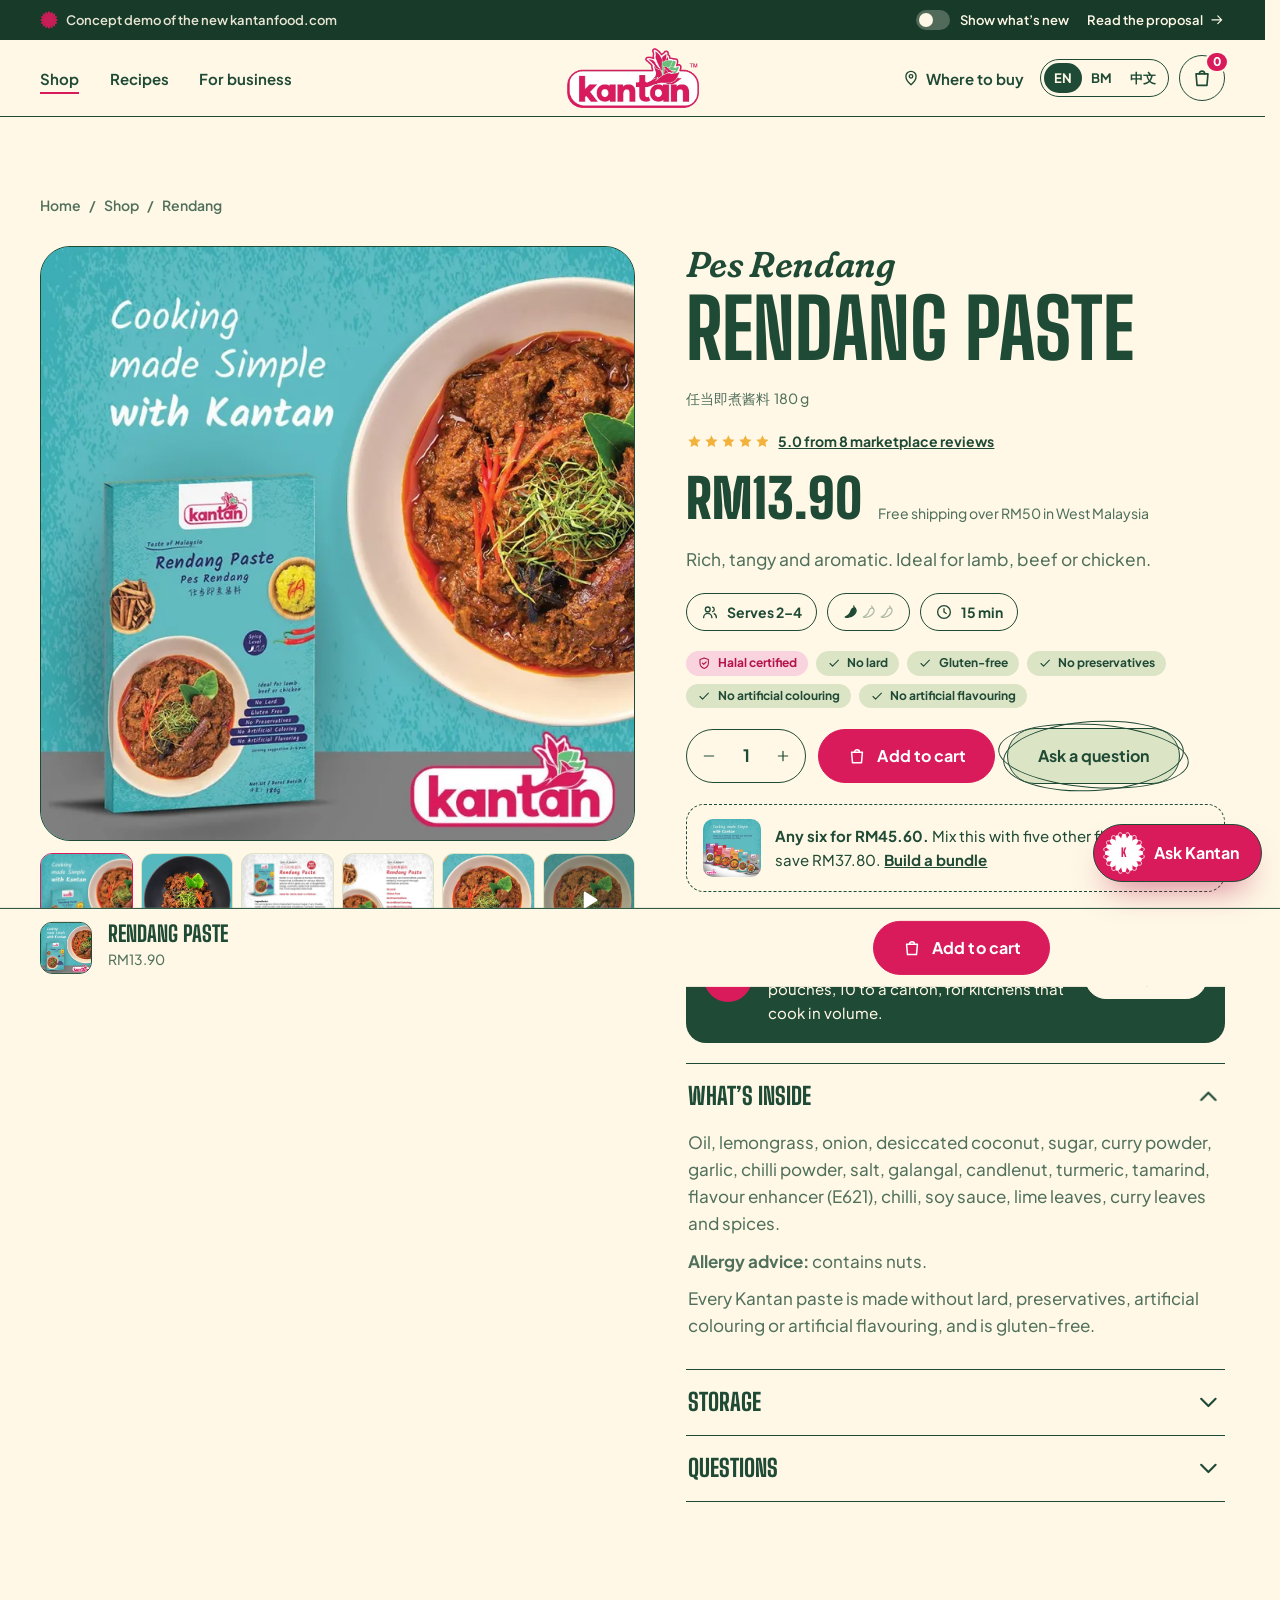
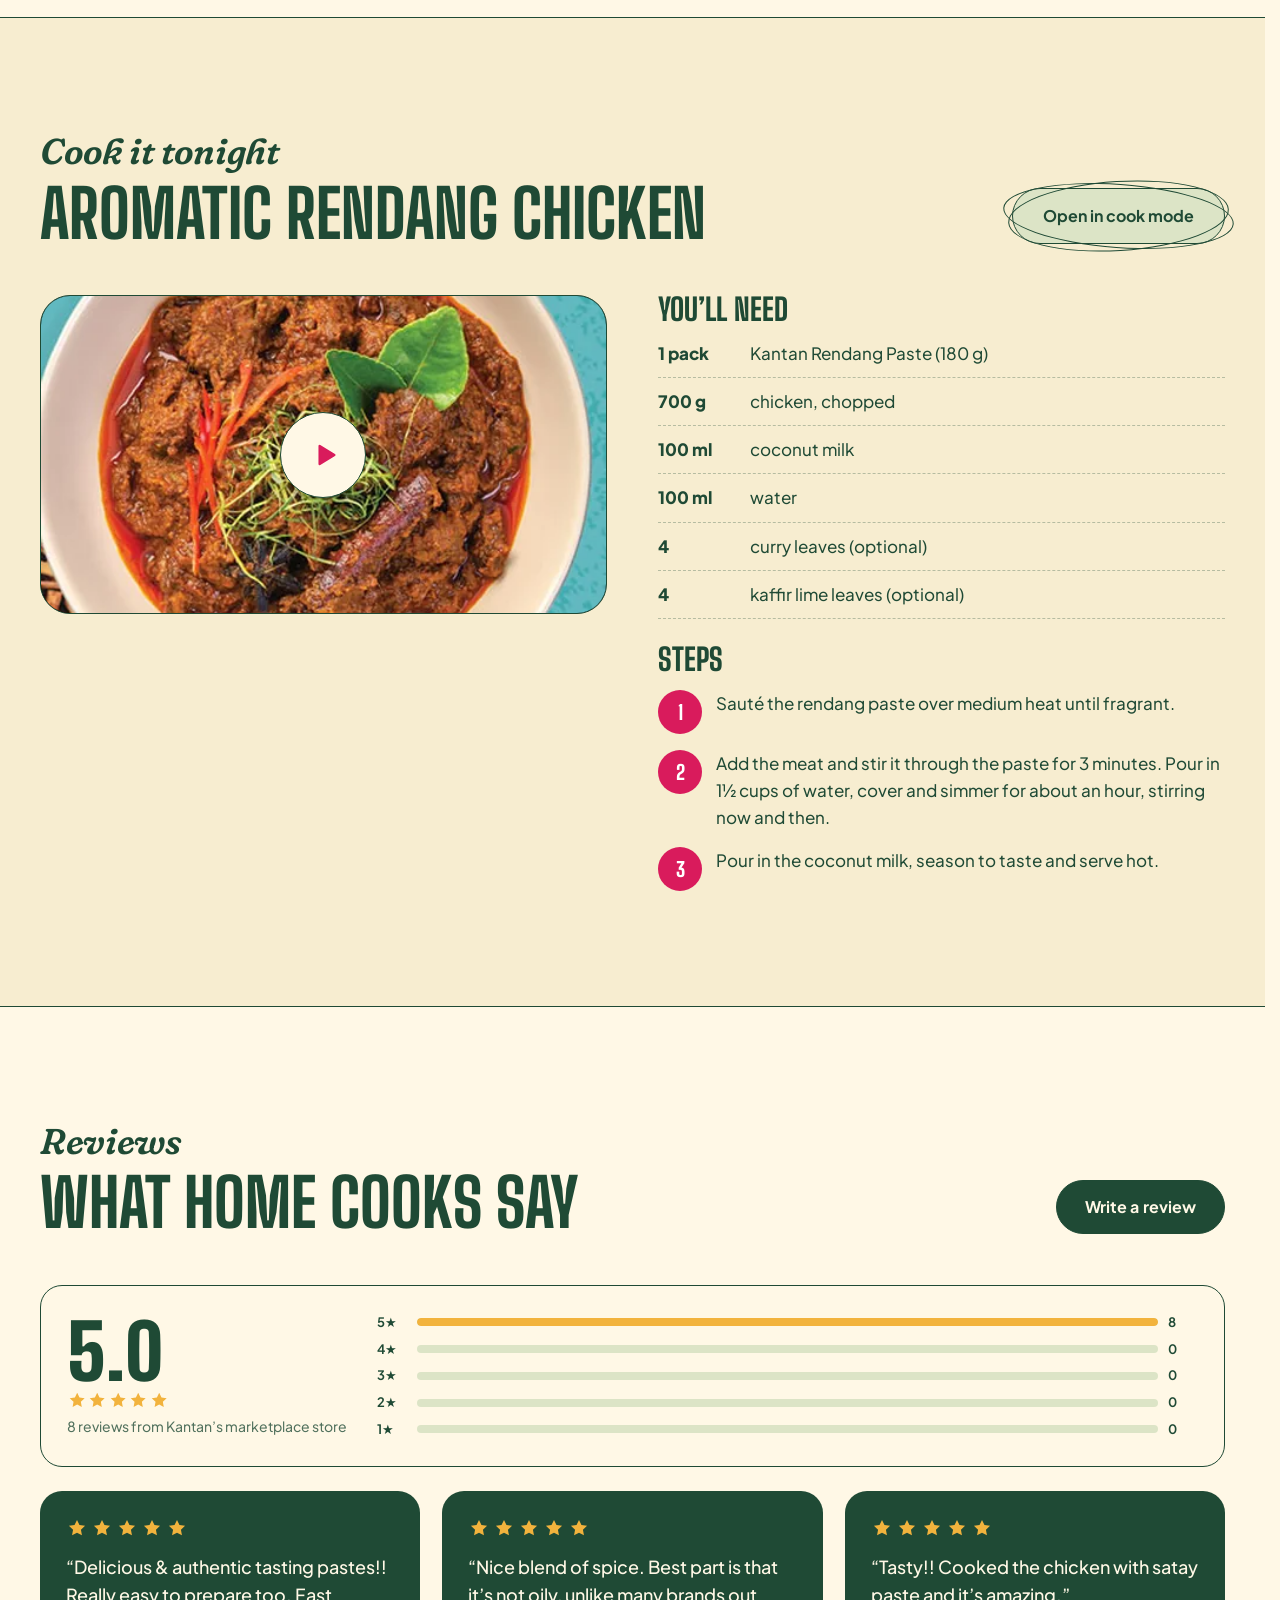
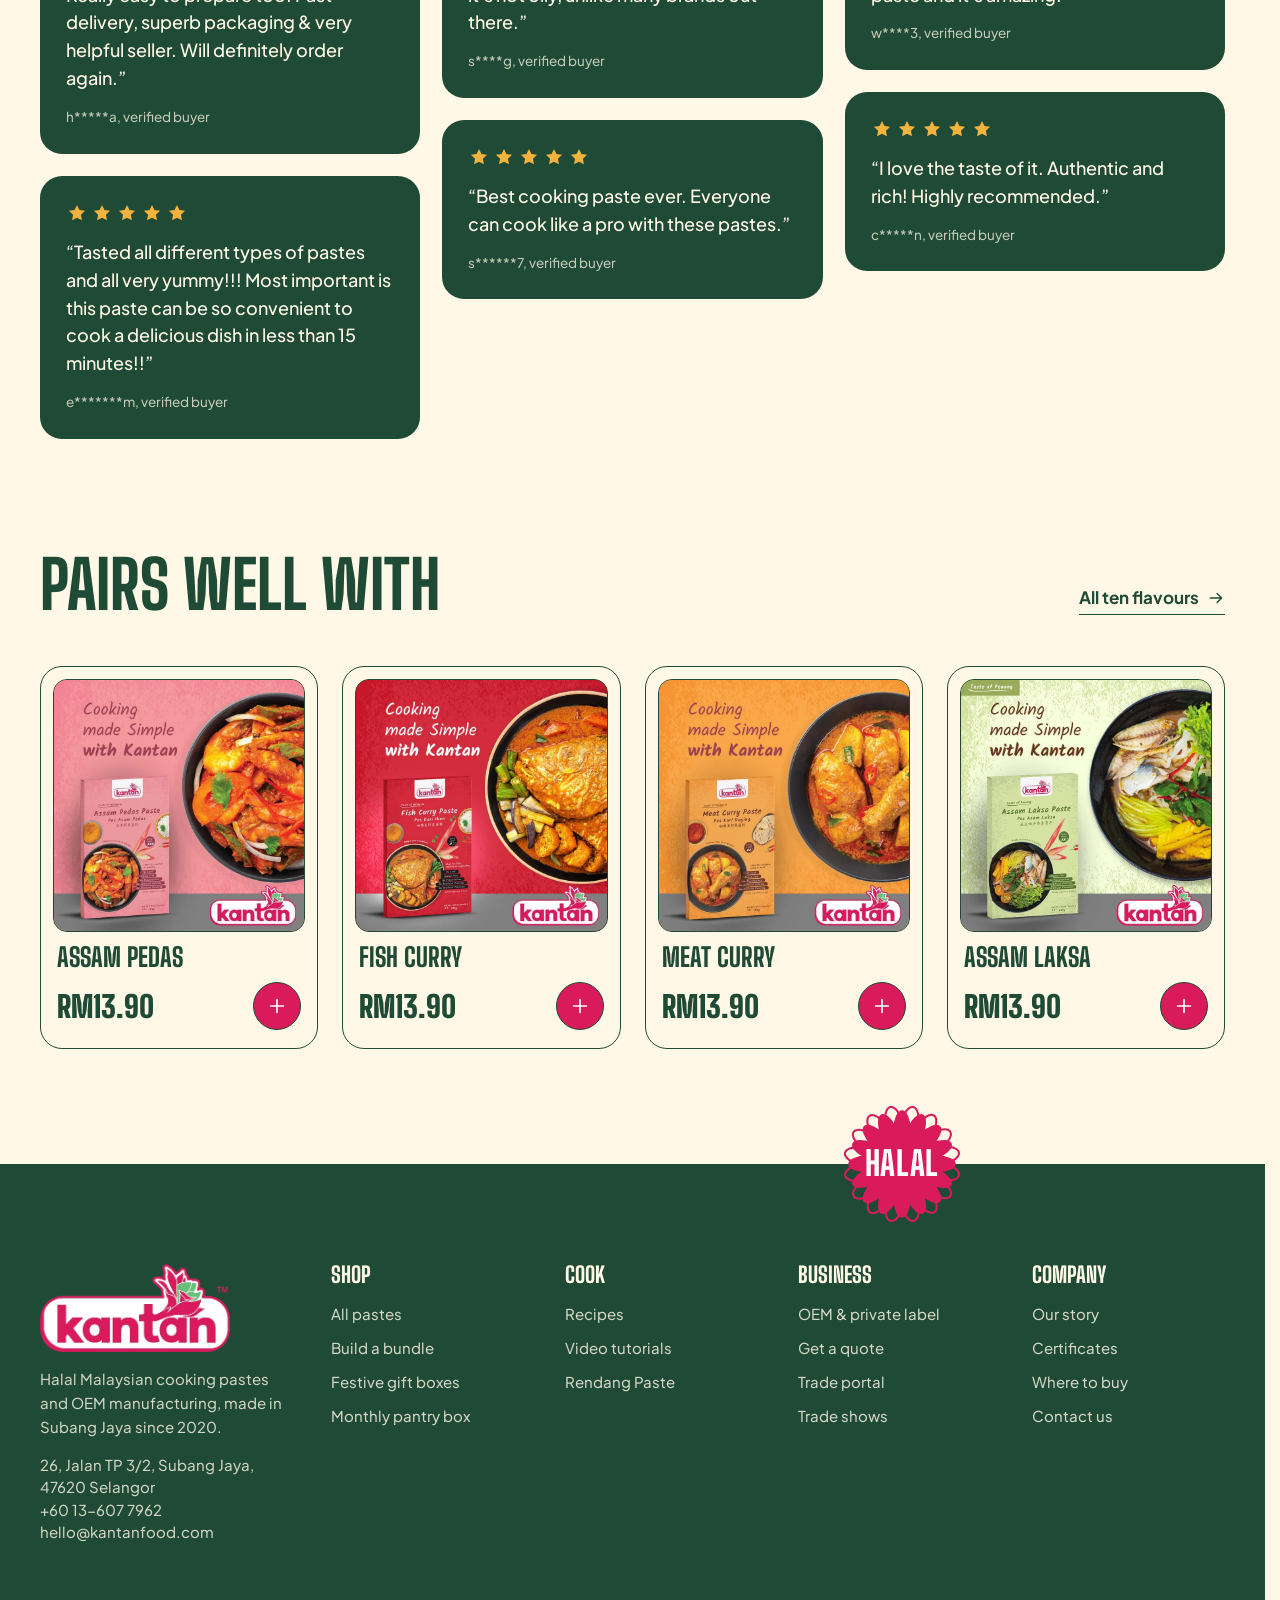
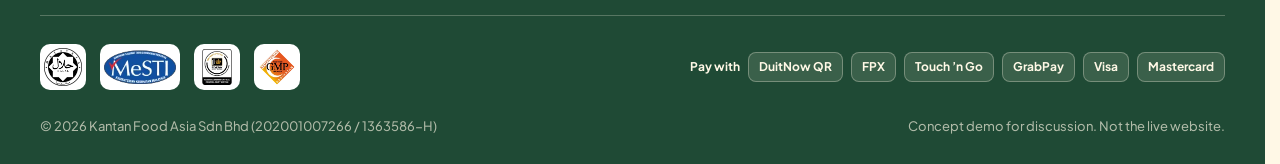
<file: flagship/product.html>
<!doctype html>
<html lang="en" data-root="../">
<head>
  <meta charset="utf-8">
  <meta name="viewport" content="width=device-width, initial-scale=1">
  <meta name="robots" content="noindex, nofollow">
  <title>Rendang Paste | Kantan Food (concept)</title>
  <meta name="description" content="Kantan Halal cooking paste: facts, recipe video, reviews and trade pricing.">
  <link rel="icon" type="image/webp" href="../assets/img/brand/logo.webp">
  <link rel="stylesheet" href="css/site.css">
</head>
<body data-page="shop">
  <script src="../assets/js/icons.js"></script>
  <main id="main" class="pdp">
    <section class="page-head" style="padding-bottom:20px">
      <div class="wrap"><nav class="crumbs" aria-label="Breadcrumb"><a href="index.html">Home</a><span aria-hidden="true">/</span><a href="shop.html">Shop</a><span aria-hidden="true">/</span><span id="crumb">Rendang</span></nav></div>
    </section>

    <section class="section" style="padding-top:10px">
      <div class="wrap pdp__grid">
        <div class="gallery">
          <div class="gallery__main" id="g-main"></div>
          <div class="gallery__thumbs" id="g-thumbs" role="group" aria-label="Product images"></div>
        </div>

        <div class="pdp__info">
          <div class="pdp__title">
            <p class="accent accent--md" id="p-ms">Pes Rendang</p>
            <h1 class="h1" id="p-name">Rendang Paste</h1>
            <p class="small muted" id="p-sub"></p>
            <a class="small" href="#reviews" style="display:inline-flex;gap:8px;align-items:center;font-weight:700;color:var(--pandan)"><span class="stars" style="display:inline-flex;color:var(--kunyit)" id="p-stars"></span>5.0 from 8 marketplace reviews</a>
          </div>
          <div class="pdp__price"><b id="p-price">RM13.90</b><span class="small muted">Free shipping over RM50 in West Malaysia</span></div>
          <p class="lede" id="p-line"></p>
          <div id="p-facts" data-feature="facts"></div>
          <div class="claims" id="p-claims"></div>
          <div class="buy-row" id="buy-row">
            <div class="qty"><button type="button" data-pq="-1" aria-label="Fewer"><svg class="icon" aria-hidden="true"><use href="#i-minus"/></svg></button><output id="p-qty">1</output><button type="button" data-pq="1" aria-label="More"><svg class="icon" aria-hidden="true"><use href="#i-plus"/></svg></button></div>
            <button class="btn" type="button" id="p-add"><svg class="icon" aria-hidden="true"><use href="#i-bag"/></svg><span data-i18n="fl.add">Add to cart</span></button>
            <button class="btn-sketch" type="button" data-chat-open>Ask a question</button>
          </div>
          <div class="upsell"><img src="../assets/img/kantan/all-products.webp" alt="" width="58" height="58"><div><b>Any six for RM45.60.</b> Mix this with five other flavours and save RM37.80. <a href="shop.html#bundle" style="font-weight:700">Build a bundle</a></div></div>
          <div class="trade" data-feature="b2b-cross">
            <span class="icon-wrap"><svg class="icon" aria-hidden="true"><use href="#i-factory"/></svg></span>
            <p><b>Cooking for a restaurant?</b><span id="p-trade">This paste also comes in 1 kg retort pouches, 10 to a carton.</span></p>
            <a class="btn btn--sm btn--light" href="wholesale.html">Trade prices</a>
          </div>
          <div class="acc" id="p-acc"></div>
        </div>
      </div>
    </section>

    <section class="section" style="background:var(--santan-2);border-block:1.5px solid var(--line)" aria-labelledby="cook-title">
      <div class="wrap">
        <div class="sec-head"><div><p class="accent accent--md">Cook it tonight</p><h2 class="h2" id="cook-title">Rendang chicken</h2></div><a class="btn-sketch" id="recipe-link" href="recipes.html">Open in cook mode</a></div>
        <div class="split">
          <div class="video-frame" id="video" data-feature="video"></div>
          <div class="stack" style="--gap:26px">
            <div><h3 class="h3" style="margin-bottom:14px">You’ll need</h3><ul class="ing-list" id="ing"></ul></div>
            <div><h3 class="h3" style="margin-bottom:14px">Steps</h3><ol class="num-list" id="steps"></ol></div>
          </div>
        </div>
      </div>
    </section>

    <section class="section" id="reviews" aria-labelledby="rev-title">
      <div class="wrap" data-feature="reviews">
        <div class="sec-head"><div><p class="accent accent--md">Reviews</p><h2 class="h2" id="rev-title">What home cooks say</h2></div><button class="btn btn--dark" type="button" id="write-rev">Write a review</button></div>
        <div class="rating-sum">
          <div><b>5.0</b><div class="stars" style="display:flex;color:var(--kunyit)" id="sum-stars"></div><p class="small muted" style="margin:6px 0 0">8 reviews from Kantan’s marketplace store</p></div>
          <div class="bars"><div><span>5★</span><i style="--w:100%"></i><span>8</span></div><div><span>4★</span><i style="--w:0%"></i><span>0</span></div><div><span>3★</span><i style="--w:0%"></i><span>0</span></div><div><span>2★</span><i style="--w:0%"></i><span>0</span></div><div><span>1★</span><i style="--w:0%"></i><span>0</span></div></div>
        </div>
        <div class="reviews" id="rev-list"></div>
      </div>
    </section>

    <section class="section" style="padding-top:0" aria-labelledby="pair-title">
      <div class="wrap">
        <div class="sec-head"><div><h2 class="h2" id="pair-title">Pairs well with</h2></div><a class="link-arrow" href="shop.html">All ten flavours<svg class="icon" aria-hidden="true"><use href="#i-arrow"/></svg></a></div>
        <div class="product-grid" id="pairs"></div>
      </div>
    </section>
  </main>

  <div class="sticky-buy" id="sticky-buy" data-feature="sticky" aria-hidden="true">
    <div class="wrap"><img id="sb-img" src="" alt=""><div><b id="sb-name">Rendang Paste</b><span class="small muted" id="sb-price">RM13.90</span></div><button class="btn" type="button" id="sb-add"><svg class="icon" aria-hidden="true"><use href="#i-bag"/></svg><span data-i18n="fl.add">Add to cart</span></button></div>
  </div>

  <script src="../assets/vendor/gsap.min.js"></script>
  <script src="../assets/vendor/ScrollTrigger.min.js"></script>
  <script src="../assets/vendor/lenis.min.js"></script>
  <script src="../assets/vendor/qrcode.min.js"></script>
  <script src="js/data.js"></script>
  <script src="js/site.js"></script>
  <script src="js/chat.js"></script>
  <script src="js/product.js"></script>
</body>
</html>
</file>
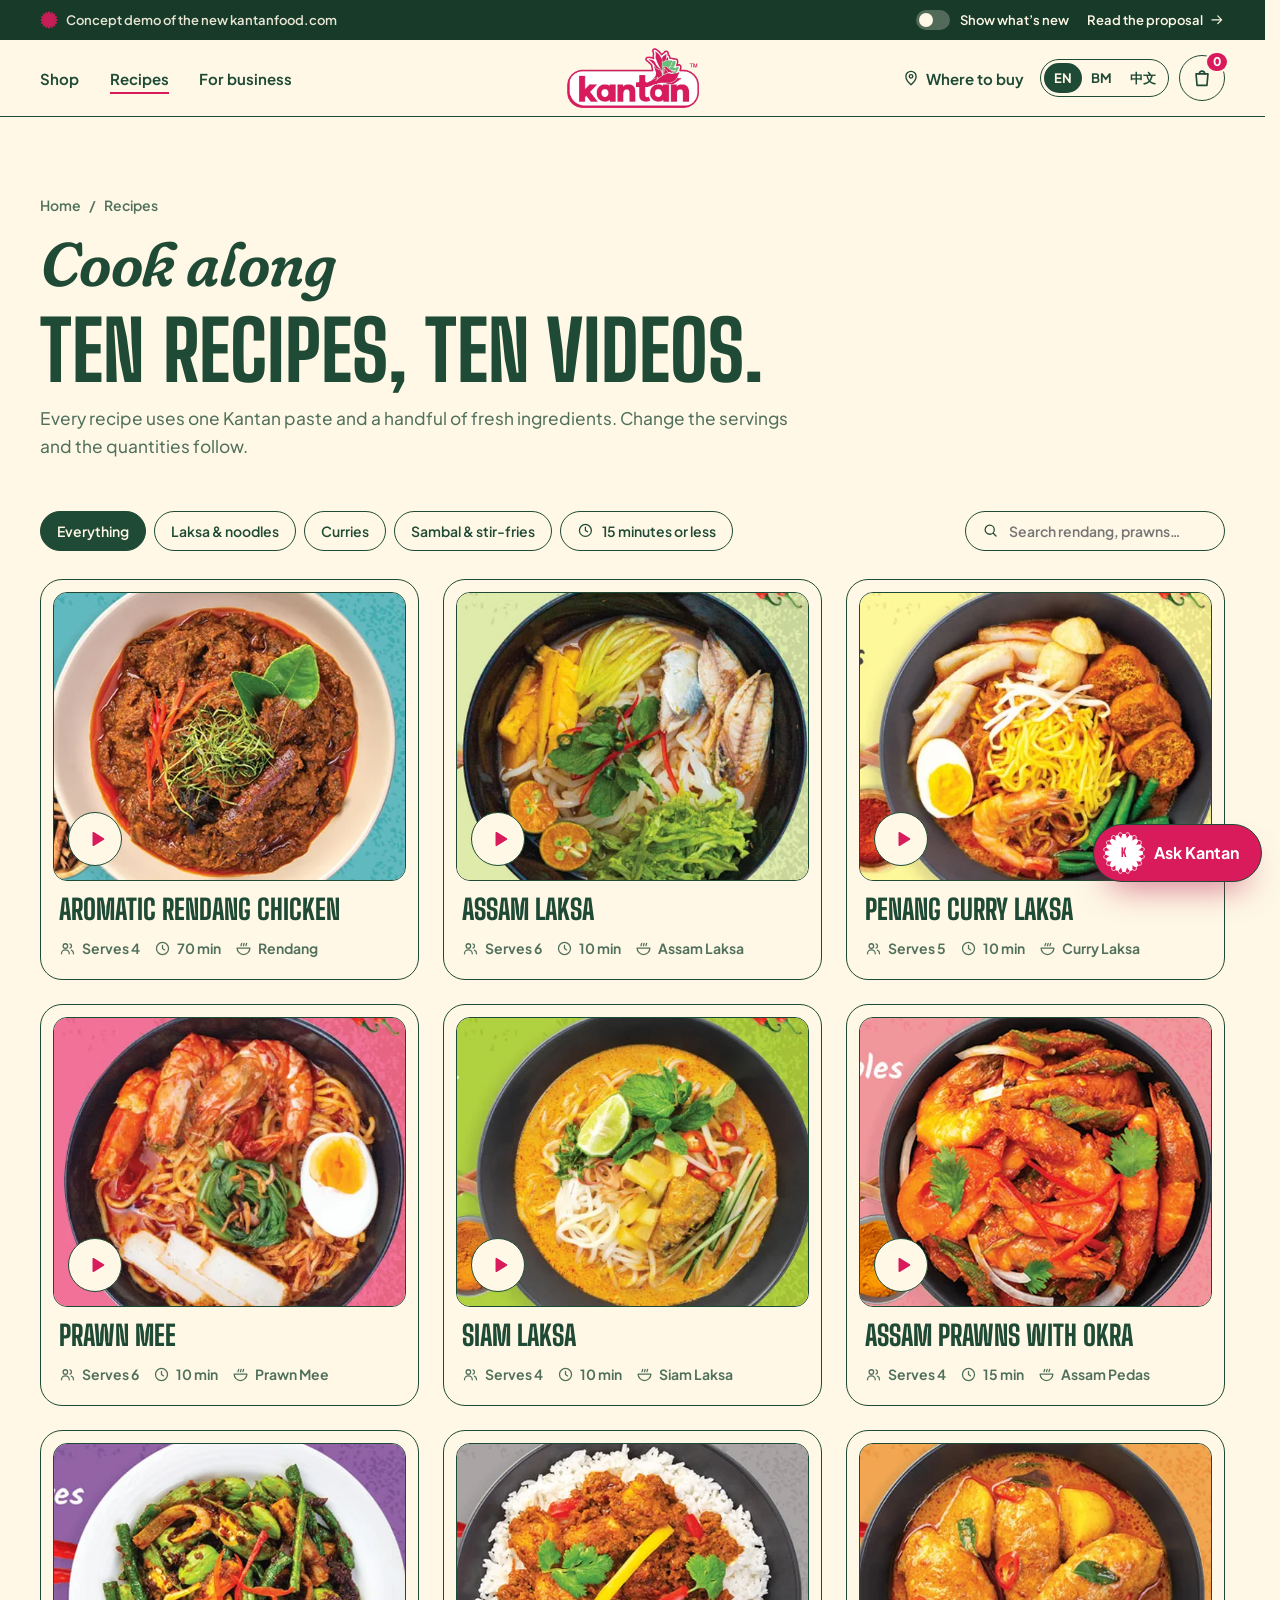
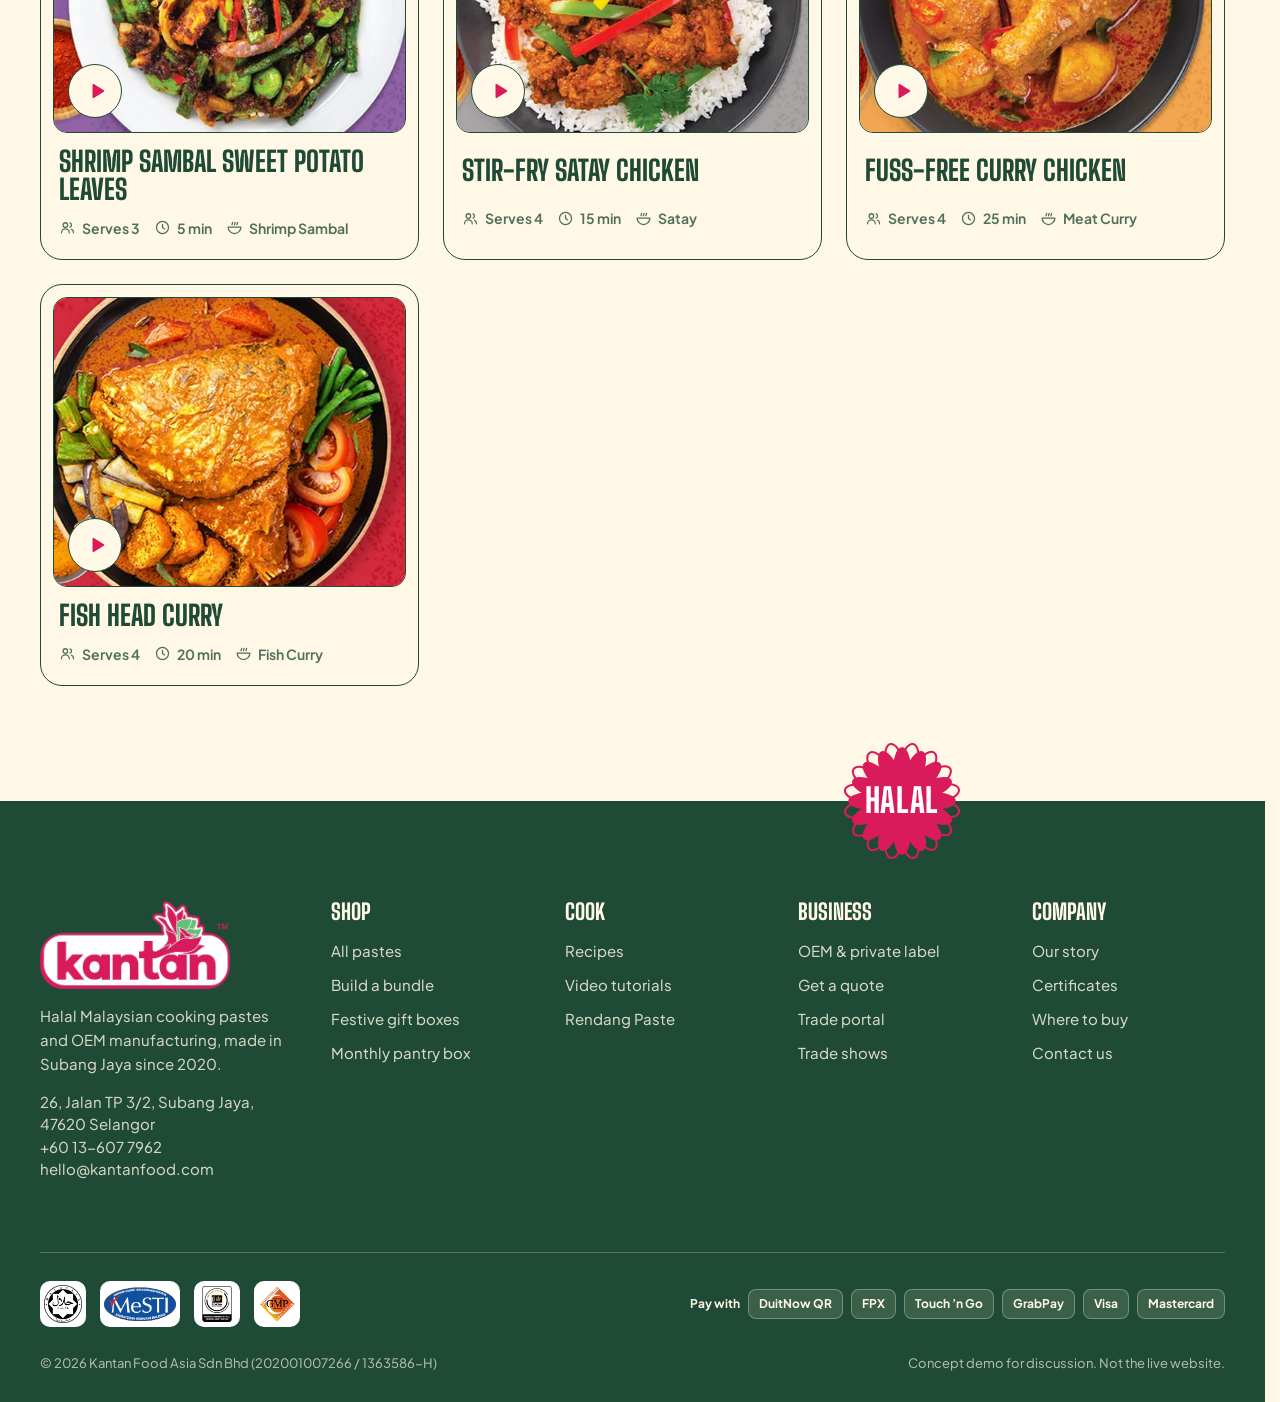
<file: flagship/recipes.html>
<!doctype html>
<html lang="en" data-root="../">
<head>
  <meta charset="utf-8">
  <meta name="viewport" content="width=device-width, initial-scale=1">
  <meta name="robots" content="noindex, nofollow">
  <title>Recipes | Kantan Food (concept)</title>
  <meta name="description" content="Ten Malaysian recipes with step-by-step videos, made with Kantan cooking pastes.">
  <link rel="icon" type="image/webp" href="../assets/img/brand/logo.webp">
  <link rel="stylesheet" href="css/site.css">
</head>
<body data-page="recipes">
  <script src="../assets/js/icons.js"></script>
  <main id="main">
    <header class="page-head">
      <div class="wrap">
        <nav class="crumbs" aria-label="Breadcrumb"><a href="index.html">Home</a><span aria-hidden="true">/</span><span>Recipes</span></nav>
        <p class="accent accent--lg" data-i18n="rec.accent">Cook along</p>
        <h1 class="h1" data-i18n="rec.title">Ten recipes, ten videos.</h1>
        <p class="lede">Every recipe uses one Kantan paste and a handful of fresh ingredients. Change the servings and the quantities follow.</p>
      </div>
    </header>
    <section class="section" style="padding-top:0" aria-label="Recipes">
      <div class="wrap">
        <div class="toolbar" data-feature="recipe-filters">
          <div class="chips" role="group" aria-label="Type of dish">
            <button class="chip" type="button" data-cat="all" aria-pressed="true">Everything</button>
            <button class="chip" type="button" data-cat="noodles" aria-pressed="false">Laksa & noodles</button>
            <button class="chip" type="button" data-cat="curries" aria-pressed="false">Curries</button>
            <button class="chip" type="button" data-cat="sambal" aria-pressed="false">Sambal & stir-fries</button>
            <button class="chip" type="button" data-quick aria-pressed="false"><svg class="icon" aria-hidden="true"><use href="#i-clock"/></svg>15 minutes or less</button>
          </div>
          <label class="chip" style="min-width:min(100%,260px)"><svg class="icon" aria-hidden="true"><use href="#i-search"/></svg><span class="sr-only">Search recipes</span><input id="r-search" type="search" placeholder="Search rendang, prawns…" style="border:0;background:none;outline:0;width:100%;font:inherit;font-weight:600"></label>
        </div>
        <div class="recipe-cards" id="r-grid"></div>
        <p class="lede" id="r-empty" hidden style="margin-top:20px">No recipes match that. Try “curry” or clear the filters.</p>
      </div>
    </section>
  </main>

  <script src="../assets/vendor/gsap.min.js"></script>
  <script src="../assets/vendor/ScrollTrigger.min.js"></script>
  <script src="../assets/vendor/lenis.min.js"></script>
  <script src="../assets/vendor/qrcode.min.js"></script>
  <script src="js/data.js"></script>
  <script src="js/site.js"></script>
  <script src="js/chat.js"></script>
  <script src="js/recipes.js"></script>
</body>
</html>
</file>
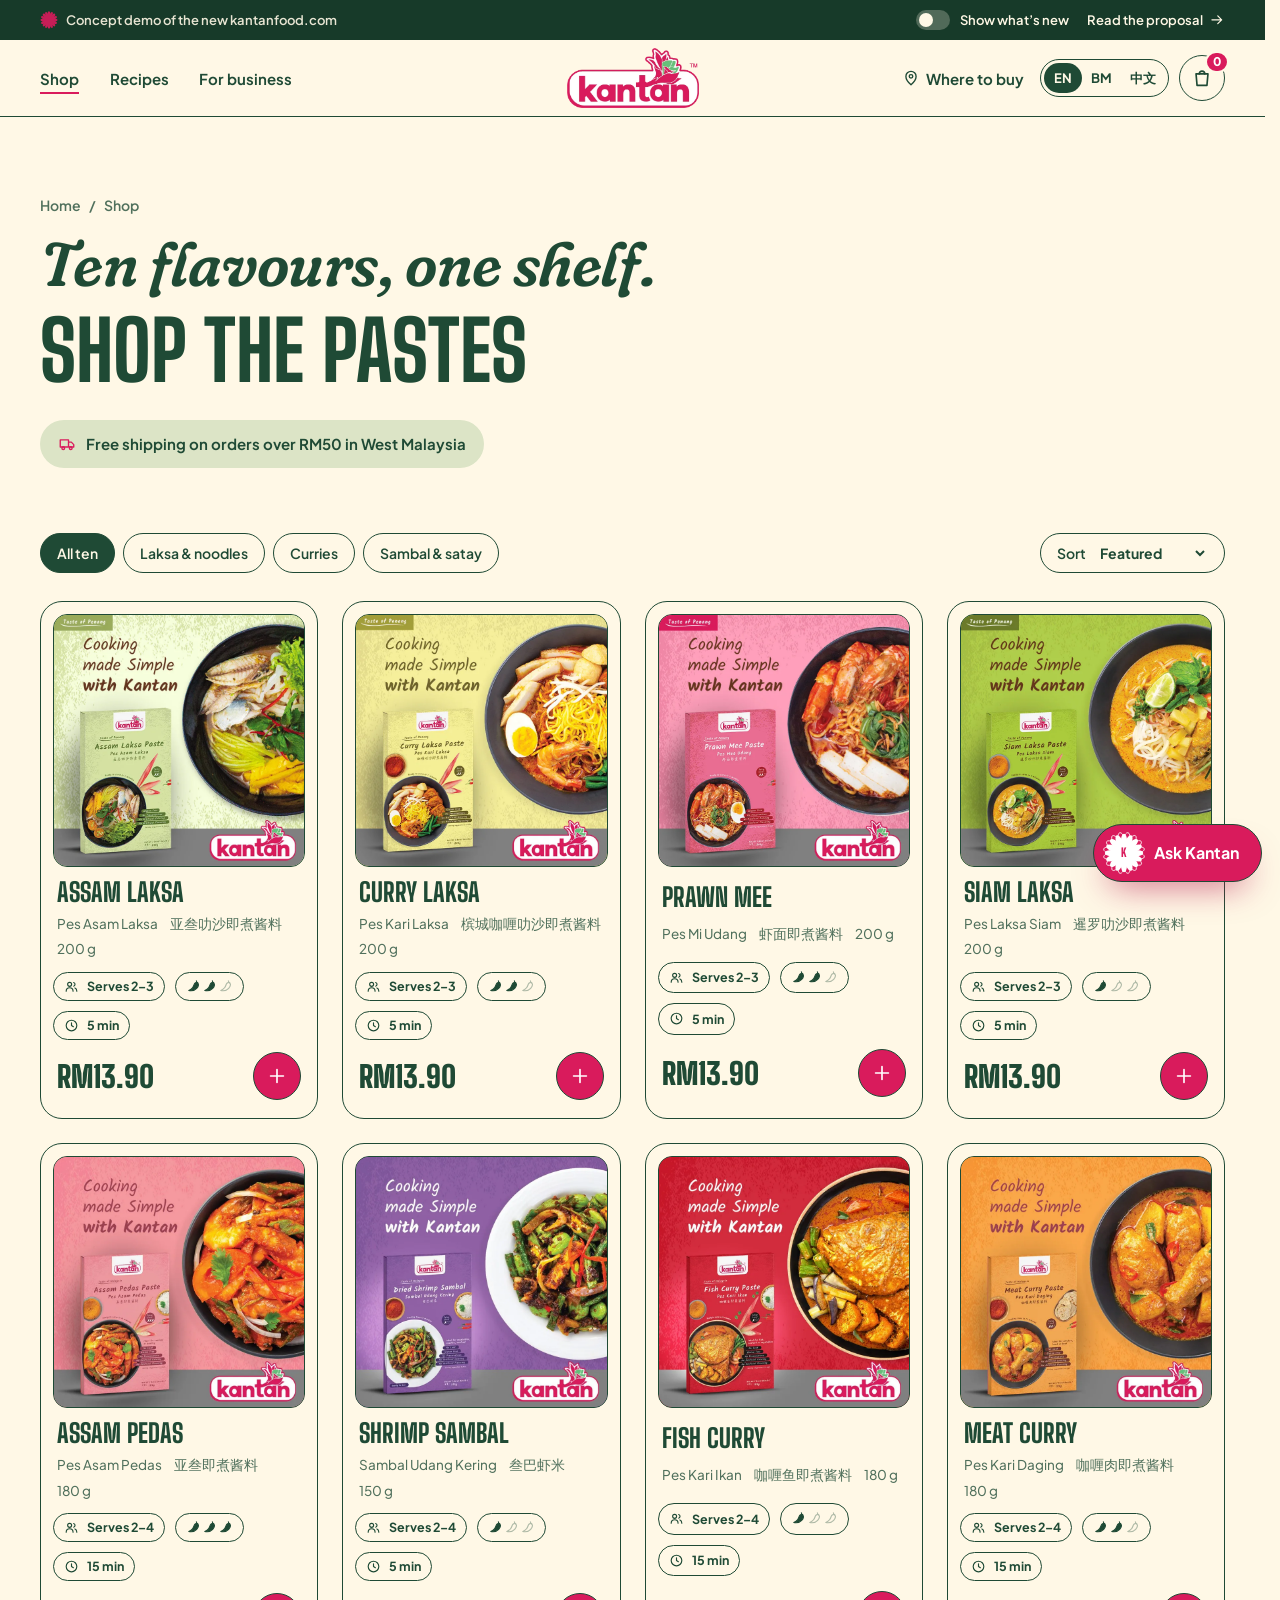
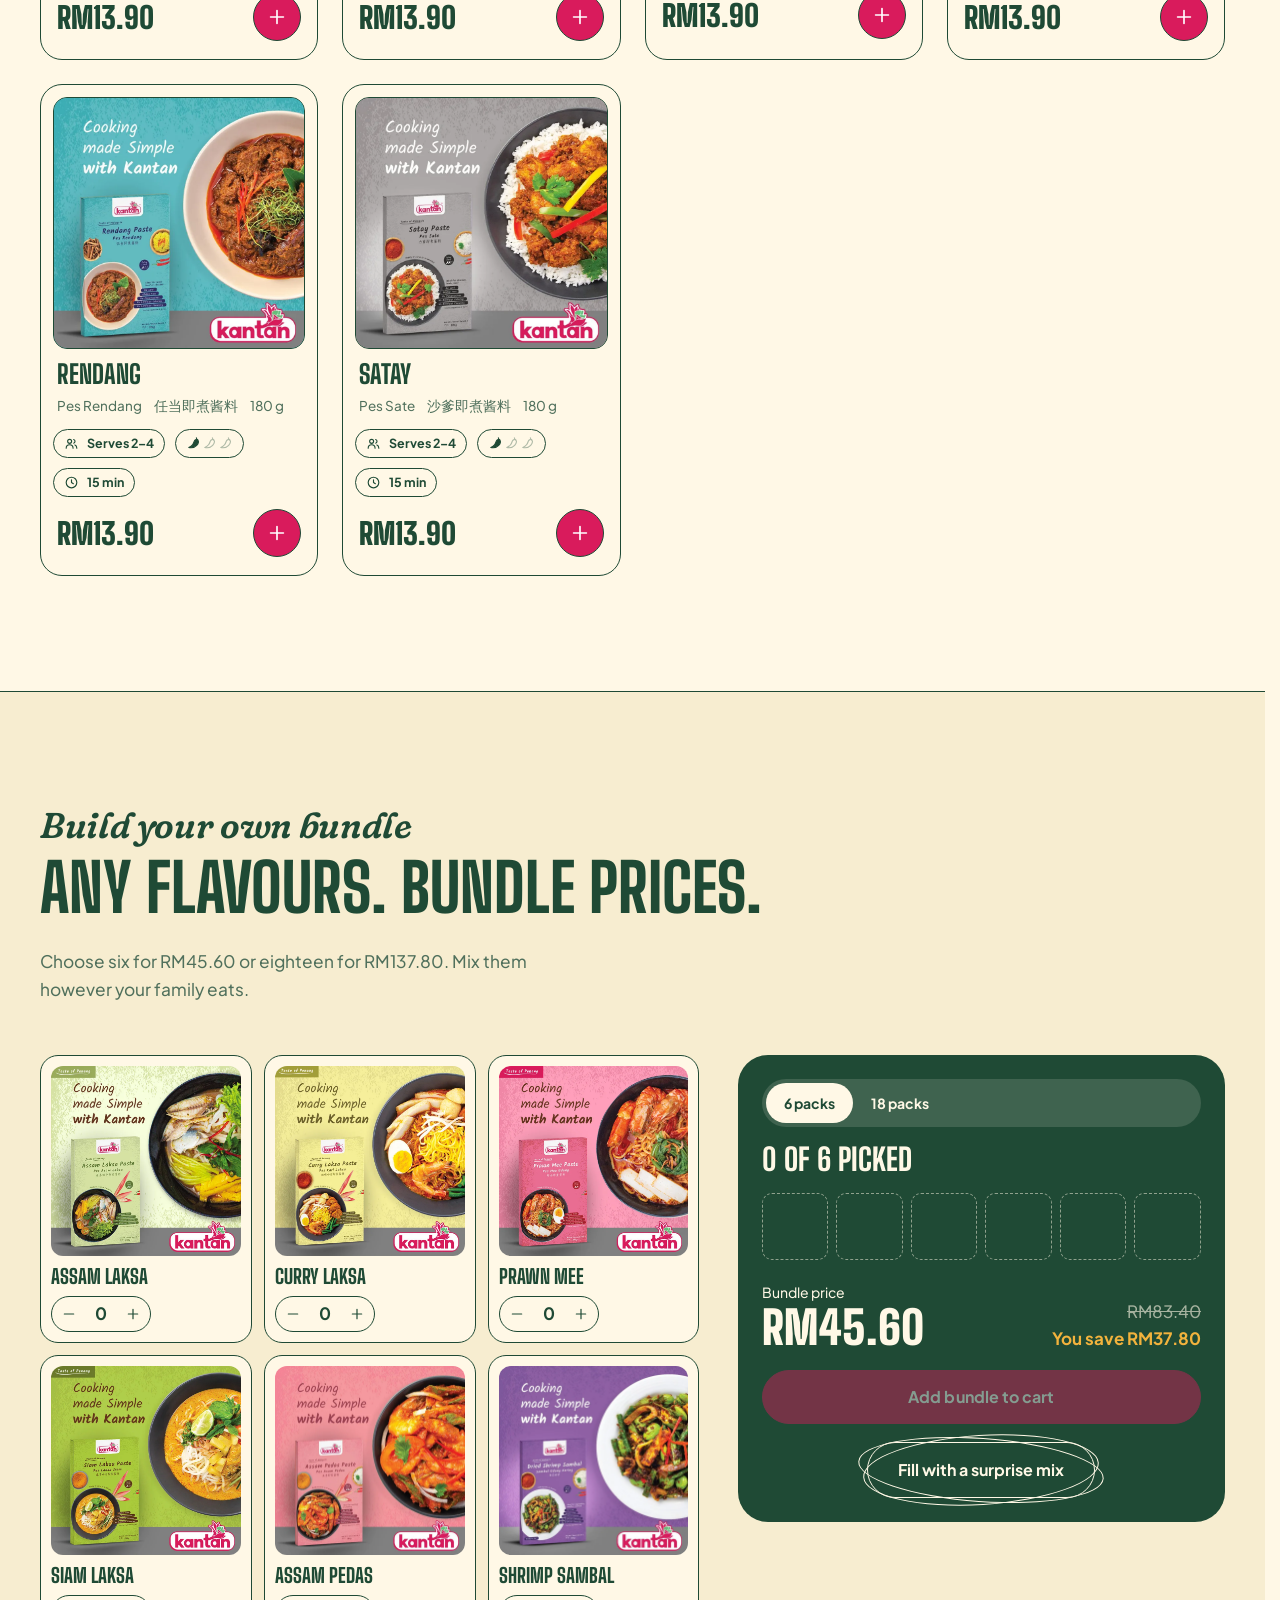
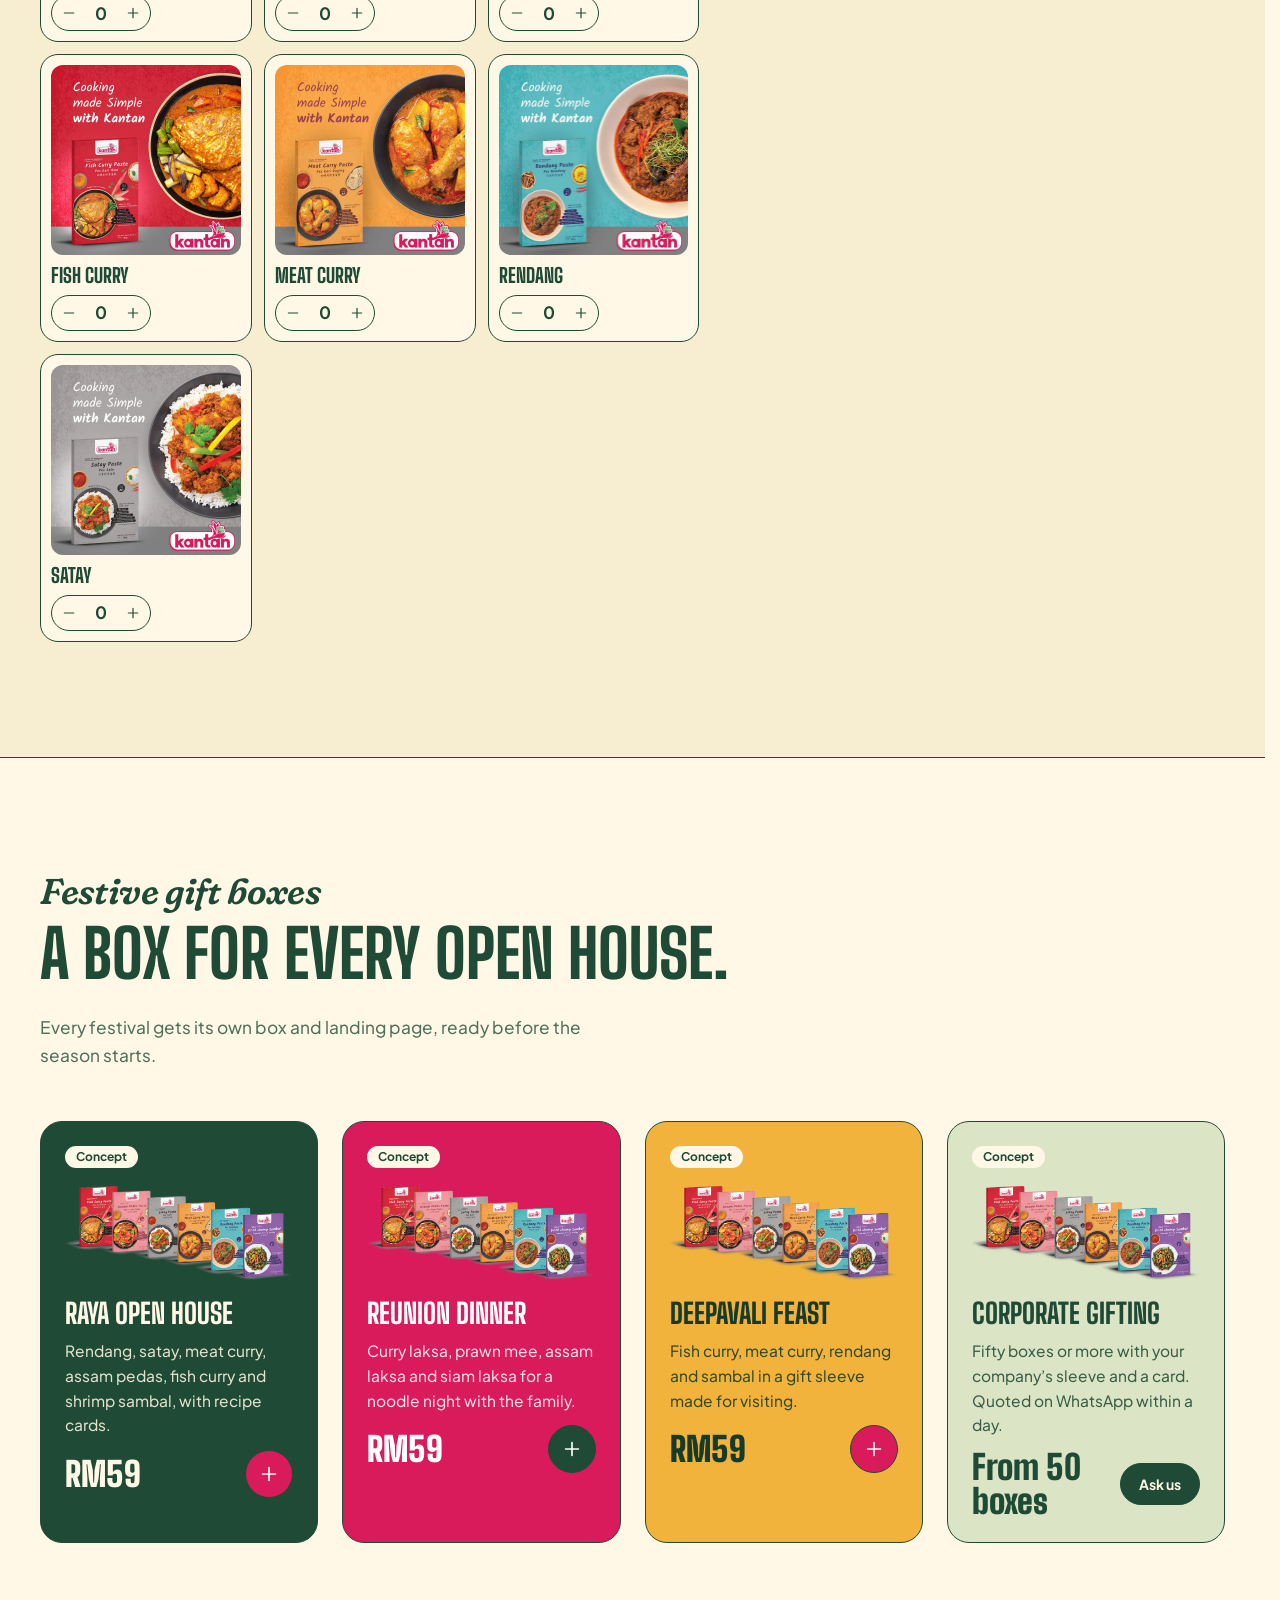
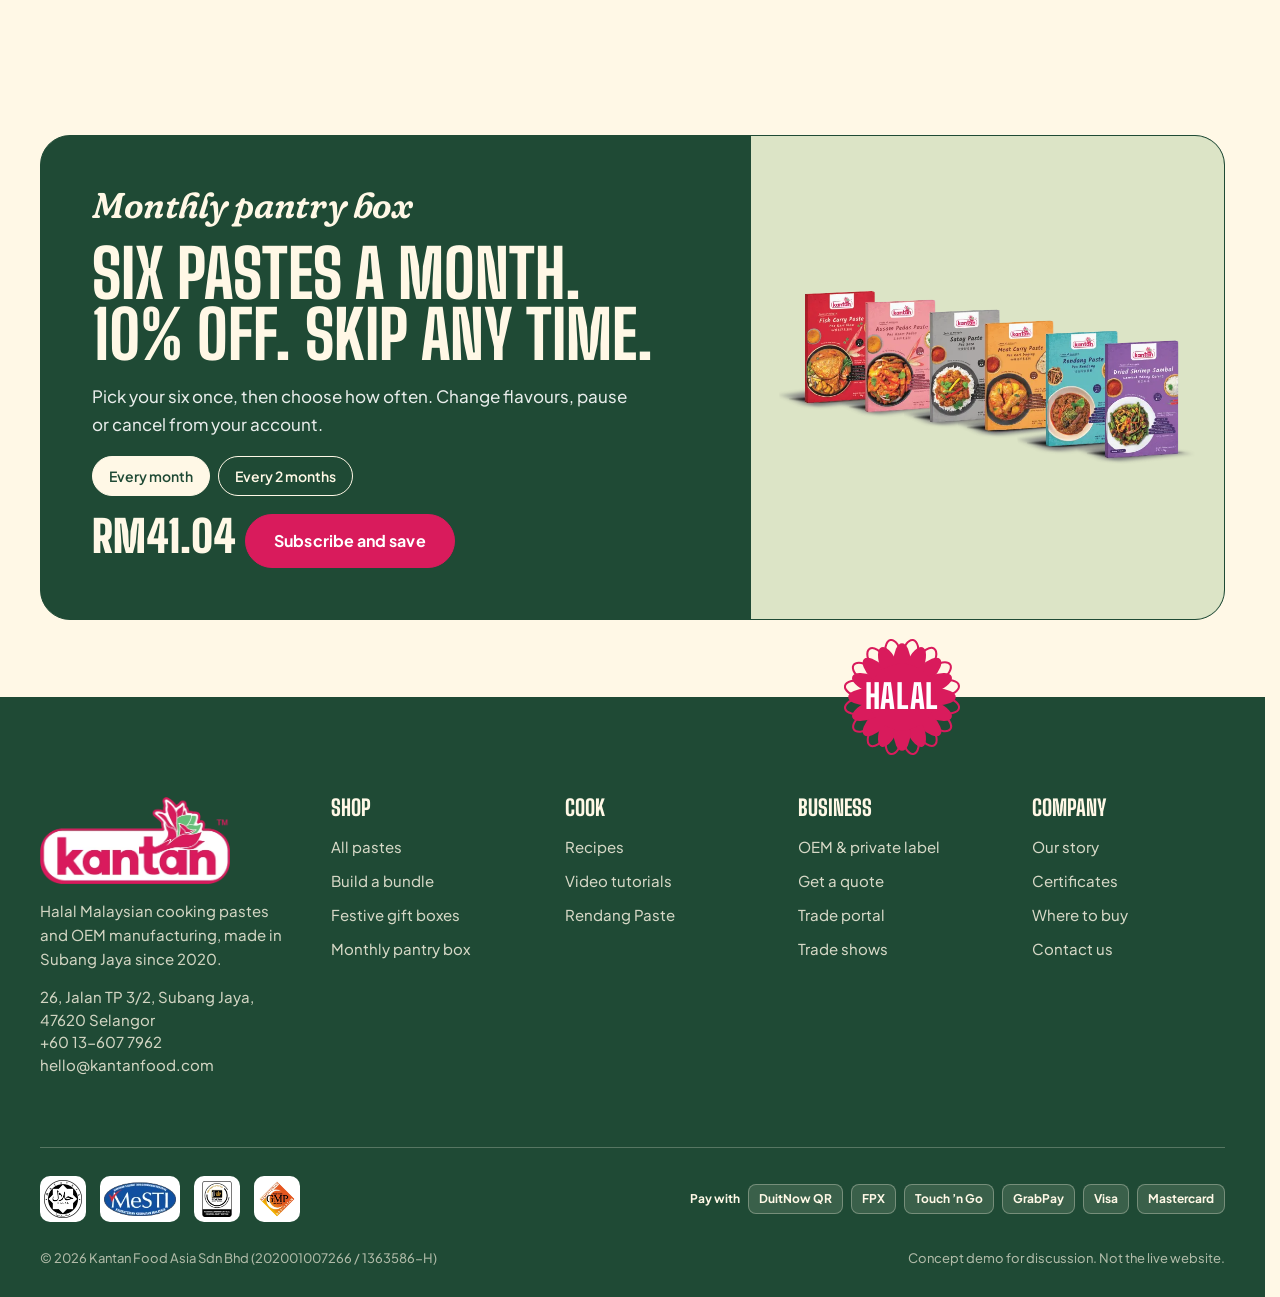
<file: flagship/shop.html>
<!doctype html>
<html lang="en" data-root="../">
<head>
  <meta charset="utf-8">
  <meta name="viewport" content="width=device-width, initial-scale=1">
  <meta name="robots" content="noindex, nofollow">
  <title>Shop the pastes | Kantan Food (concept)</title>
  <meta name="description" content="Ten Halal Malaysian cooking pastes, build-your-own bundles, festive gift boxes and a monthly pantry box.">
  <link rel="icon" type="image/webp" href="../assets/img/brand/logo.webp">
  <link rel="stylesheet" href="css/site.css">
</head>
<body data-page="shop">
  <script src="../assets/js/icons.js"></script>
  <main id="main">
    <header class="page-head">
      <div class="wrap">
        <nav class="crumbs" aria-label="Breadcrumb"><a href="index.html">Home</a><span aria-hidden="true">/</span><span>Shop</span></nav>
        <p class="accent accent--lg">Ten flavours, one shelf.</p>
        <h1 class="h1">Shop the pastes</h1>
        <p class="ship-note"><svg class="icon" aria-hidden="true"><use href="#i-truck"/></svg>Free shipping on orders over RM50 in West Malaysia</p>
      </div>
    </header>

    <section class="section" style="padding-top:0" aria-label="All pastes">
      <div class="wrap">
        <div class="toolbar">
          <div class="chips" role="group" aria-label="Filter" data-feature="filters">
            <button class="chip" type="button" data-filter="all" aria-pressed="true">All ten</button>
            <button class="chip" type="button" data-filter="noodles" aria-pressed="false">Laksa & noodles</button>
            <button class="chip" type="button" data-filter="curries" aria-pressed="false">Curries</button>
            <button class="chip" type="button" data-filter="sambal" aria-pressed="false">Sambal & satay</button>
          </div>
          <label class="chip" style="gap:10px">Sort
            <select id="sort" style="border:0;background:none;font:inherit;font-weight:700;color:inherit">
              <option value="featured">Featured</option><option value="mild">Mildest first</option><option value="hot">Hottest first</option><option value="quick">Quickest first</option>
            </select>
          </label>
        </div>
        <div class="product-grid" id="grid"></div>
      </div>
    </section>

    <section class="section" id="bundle" style="background:var(--santan-2);border-block:1.5px solid var(--line)" aria-labelledby="bundle-title">
      <div class="wrap">
        <div class="sec-head"><div><p class="accent accent--md">Build your own bundle</p><h2 class="h2" id="bundle-title">Any flavours. Bundle prices.</h2></div>
          <p class="lede" style="max-width:40ch">Choose six for RM45.60 or eighteen for RM137.80. Mix them however your family eats.</p></div>
        <div class="builder" data-feature="bundle">
          <div class="builder__pick" id="pick"></div>
          <aside class="builder__box" aria-live="polite">
            <div class="size-switch" role="group" aria-label="Bundle size"><button type="button" data-size="6" aria-pressed="true">6 packs</button><button type="button" data-size="18" aria-pressed="false">18 packs</button></div>
            <h3 class="h3" id="b-count">0 of 6 picked</h3>
            <div class="slots" id="slots"></div>
            <div class="builder__total"><div><span class="small">Bundle price</span><br><b id="b-price">RM45.60</b></div><div style="text-align:right"><s id="b-was">RM83.40</s><br><span class="save" id="b-save">You save RM37.80</span></div></div>
            <button class="btn" type="button" id="b-add" disabled>Add bundle to cart</button>
            <button class="btn-sketch btn-sketch--light" type="button" id="b-fill">Fill with a surprise mix</button>
          </aside>
        </div>
      </div>
    </section>

    <section class="section" id="gifts" aria-labelledby="gifts-title">
      <div class="wrap">
        <div class="sec-head"><div><p class="accent accent--md">Festive gift boxes</p><h2 class="h2" id="gifts-title">A box for every open house.</h2></div>
          <p class="lede" style="max-width:42ch">Every festival gets its own box and landing page, ready before the season starts.</p></div>
        <div class="feature-cards" data-feature="gifts" id="gift-cards"></div>
      </div>
    </section>

    <section class="section section--tight" id="pantry" aria-labelledby="pantry-title">
      <div class="wrap">
        <div class="club" style="background:var(--pandan)" data-feature="subscribe">
          <div class="club__copy">
            <p class="accent accent--md" style="color:var(--santan)">Monthly pantry box</p>
            <h2 class="h2" id="pantry-title" style="color:var(--santan)">Six pastes a month. 10% off. Skip any time.</h2>
            <p>Pick your six once, then choose how often. Change flavours, pause or cancel from your account.</p>
            <div class="where__tabs" role="group" aria-label="How often" style="margin:0">
              <button class="chip" type="button" data-freq="1" aria-pressed="true" style="color:var(--santan);border-color:var(--santan)">Every month</button>
              <button class="chip" type="button" data-freq="2" aria-pressed="false" style="color:var(--santan);border-color:var(--santan)">Every 2 months</button>
            </div>
            <div class="club__form"><span class="fl-price" style="color:var(--santan)">RM41.04</span><button class="btn" type="button" id="sub-btn">Subscribe and save</button></div>
          </div>
          <div class="club__media" style="background:var(--daun);display:grid;place-items:center"><img src="../assets/img/kantan/lineup.webp" alt="Six Kantan pastes" style="position:static;width:88%;height:auto;object-fit:contain"></div>
        </div>
      </div>
    </section>
  </main>

  <script src="../assets/vendor/gsap.min.js"></script>
  <script src="../assets/vendor/ScrollTrigger.min.js"></script>
  <script src="../assets/vendor/lenis.min.js"></script>
  <script src="../assets/vendor/qrcode.min.js"></script>
  <script src="js/data.js"></script>
  <script src="js/site.js"></script>
  <script src="js/chat.js"></script>
  <script src="js/shop.js"></script>
</body>
</html>
</file>
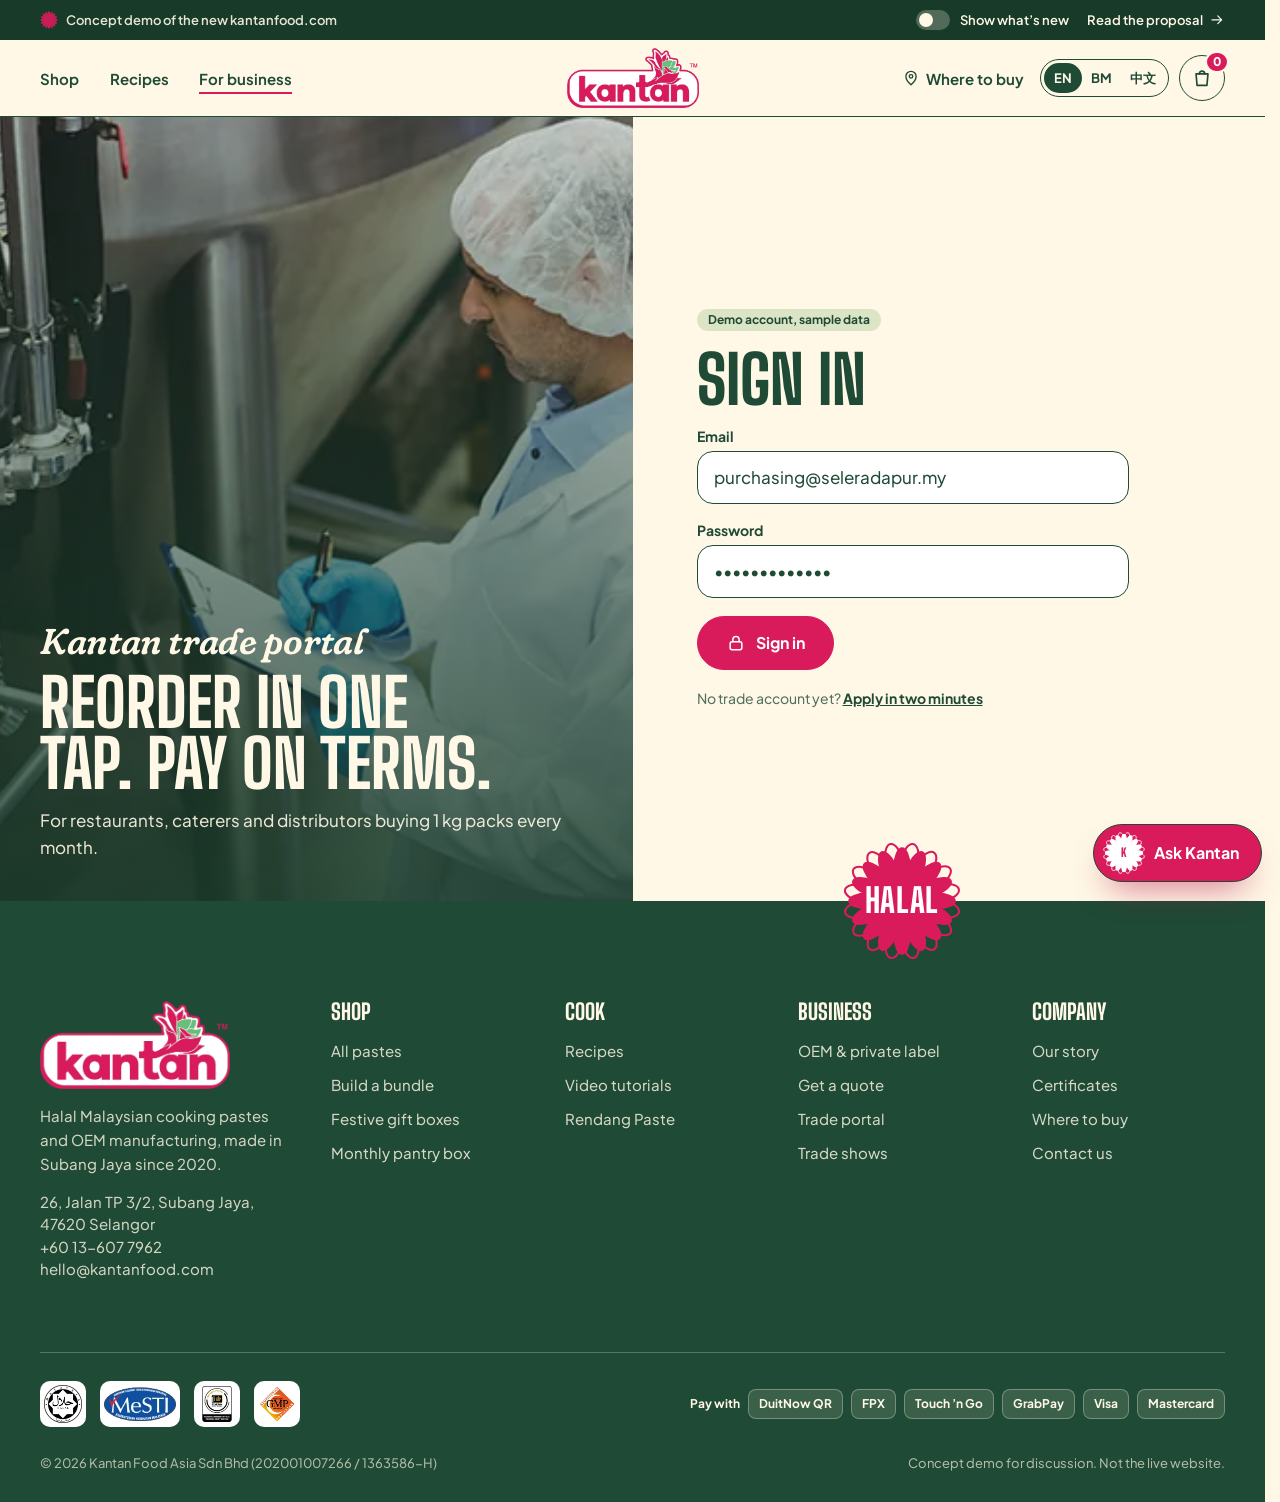
<file: flagship/wholesale.html>
<!doctype html>
<html lang="en" data-root="../">
<head>
  <meta charset="utf-8">
  <meta name="viewport" content="width=device-width, initial-scale=1">
  <meta name="robots" content="noindex, nofollow">
  <title>Trade portal | Kantan Food (concept)</title>
  <meta name="description" content="Kantan trade portal concept: tiered prices, one-tap reorder and invoices for restaurants and distributors.">
  <link rel="icon" type="image/webp" href="../assets/img/brand/logo.webp">
  <link rel="stylesheet" href="css/site.css">
</head>
<body data-page="oem">
  <script src="../assets/js/icons.js"></script>
  <main id="main">
    <section class="login" id="login-view" data-feature="portal">
      <div class="login__art"><div><p class="accent accent--md" style="color:var(--santan)">Kantan trade portal</p><h1 class="h2">Reorder in one tap. Pay on terms.</h1><p style="margin:0;opacity:.9">For restaurants, caterers and distributors buying 1 kg packs every month.</p></div></div>
      <form class="login__form" id="login-form">
        <span class="tag">Demo account, sample data</span>
        <h2 class="h2">Sign in</h2>
        <div class="field"><label for="l-mail">Email</label><input class="input" id="l-mail" type="email" value="purchasing@seleradapur.my" autocomplete="username"></div>
        <div class="field"><label for="l-pass">Password</label><input class="input" id="l-pass" type="password" value="demo-password" autocomplete="current-password"></div>
        <button class="btn" type="submit"><svg class="icon" aria-hidden="true"><use href="#i-lock"/></svg>Sign in</button>
        <p class="small muted" style="margin:0">No trade account yet? <a href="oem.html#quote" style="font-weight:700;color:var(--pandan)">Apply in two minutes</a></p>
      </form>
    </section>

    <section class="portal" id="portal-view" hidden>
      <nav class="portal__side" aria-label="Trade portal">
        <a href="#overview" aria-current="page"><svg class="icon" aria-hidden="true"><use href="#i-sparkle"/></svg>Overview</a>
        <a href="#reorder"><svg class="icon" aria-hidden="true"><use href="#i-repeat"/></svg>Order again</a>
        <a href="#prices"><svg class="icon" aria-hidden="true"><use href="#i-tag"/></svg>Price list</a>
        <a href="#invoices"><svg class="icon" aria-hidden="true"><use href="#i-file"/></svg>Orders & invoices</a>
        <a href="#" id="logout"><svg class="icon" aria-hidden="true"><use href="#i-logout"/></svg>Sign out</a>
      </nav>
      <div class="portal__main">
        <div id="overview" style="display:flex;flex-wrap:wrap;justify-content:space-between;gap:16px;align-items:end">
          <div><span class="tag">Sample data</span><h1 class="h2" style="margin-top:10px">Selamat pagi, Selera Dapur</h1><p class="muted" style="margin:6px 0 0">Account 10482. Payment terms: 30 days.</p></div>
          <span class="tag tag--pink" style="font-size:14px;padding:10px 14px"><svg class="icon" aria-hidden="true"><use href="#i-star"/></svg>Silver tier: 10–49 cartons a month</span>
        </div>
        <div class="kpis">
          <div class="kpi"><b>18</b><span>cartons this month</span></div>
          <div class="kpi"><b>32</b><span>cartons to Gold tier</span></div>
          <div class="kpi"><b>RM0</b><span>overdue</span></div>
          <div class="kpi"><b>Thu</b><span>next delivery slot</span></div>
        </div>

        <div class="panel" id="reorder" style="padding:24px" data-feature="reorder">
          <div class="sec-head" style="margin-bottom:16px"><div><h2 class="h3">Order again</h2><p class="small muted" style="margin:0">Your September order. Change quantities, then reorder.</p></div><b class="fl-price" id="ro-total" style="font-size:40px">RM0</b></div>
          <table class="table" id="ro-table"><thead><tr><th>Paste (1 kg pouch)</th><th>Cartons</th><th>Price / kg</th><th>Line total</th></tr></thead><tbody></tbody></table>
          <div style="display:flex;flex-wrap:wrap;gap:12px;margin-top:18px;align-items:center"><button class="btn" type="button" id="ro-go"><svg class="icon" aria-hidden="true"><use href="#i-refresh"/></svg>Reorder now</button><span class="small muted">Charged to your 30-day account. Delivered on Thursday.</span></div>
        </div>

        <div class="panel" id="prices" style="padding:24px" data-feature="tiers">
          <div class="sec-head" style="margin-bottom:16px"><div><h2 class="h3">Your price list</h2><p class="small muted" style="margin:0">Sample prices for the demo. Kantan sets the real tiers.</p></div><button class="btn btn--sm btn--ghost" type="button" data-dl><svg class="icon" aria-hidden="true"><use href="#i-download"/></svg>Download PDF</button></div>
          <table class="table" id="tier-table"><thead><tr><th>Paste (1 kg)</th><th>1–9 cartons</th><th>10–49 cartons</th><th>50+ cartons</th></tr></thead><tbody></tbody></table>
        </div>

        <div class="panel" id="invoices" style="padding:24px">
          <h2 class="h3" style="margin-bottom:16px">Orders & invoices</h2>
          <table class="table"><thead><tr><th>Order</th><th>Date</th><th>Cartons</th><th>Status</th><th></th></tr></thead><tbody>
            <tr><td>TR-26-0931</td><td>18 Sep 2026</td><td>18</td><td><span class="status">Delivered</span></td><td><button class="btn btn--sm btn--ghost" type="button" data-dl>Invoice</button></td></tr>
            <tr><td>TR-26-0874</td><td>21 Aug 2026</td><td>16</td><td><span class="status">Paid</span></td><td><button class="btn btn--sm btn--ghost" type="button" data-dl>Invoice</button></td></tr>
            <tr><td>TR-26-0802</td><td>24 Jul 2026</td><td>12</td><td><span class="status">Paid</span></td><td><button class="btn btn--sm btn--ghost" type="button" data-dl>Invoice</button></td></tr>
          </tbody></table>
        </div>

        <div class="trade" style="max-width:640px">
          <span class="icon-wrap"><svg class="icon" aria-hidden="true"><use href="#i-whatsapp"/></svg></span>
          <p><b>Your account manager</b>Questions about stock, delivery or a new recipe? Message us on WhatsApp.</p>
          <button class="btn btn--sm btn--light" type="button" data-chat-open>Message</button>
        </div>
      </div>
    </section>
  </main>

  <script src="../assets/vendor/gsap.min.js"></script>
  <script src="../assets/vendor/ScrollTrigger.min.js"></script>
  <script src="../assets/vendor/lenis.min.js"></script>
  <script src="../assets/vendor/qrcode.min.js"></script>
  <script src="js/data.js"></script>
  <script src="js/site.js"></script>
  <script src="js/chat.js"></script>
  <script src="js/wholesale.js"></script>
</body>
</html>
</file>
<file: flagship/css/site.css>
@import url("../../assets/fonts/fonts.css");

/* ============================================================
   Kantan Flagship concept — design tokens
   santan (coconut cream) page, pandan ink, bunga kantan pink.
   Flavour colours belong to the packs and only flood the page
   in the flavour showcase.
   ============================================================ */
:root {
  --santan: #FFF8E6;
  --santan-2: #F7EDD0;
  --daun: #DCE4C6;
  --pandan: #1F4A35;
  --pandan-2: #173A29;
  --kantan: #D91B5C;
  --kantan-deep: #B3134A;
  --petal: #F9D3DE;
  --kunyit: #F2B33D;
  --ink: #1F4A35;
  --ink-soft: color-mix(in srgb, var(--pandan) 78%, var(--santan));
  --line: var(--pandan);

  --f-display: "Big Shoulders Display", "Arial Narrow", "Microsoft YaHei", "PingFang SC", sans-serif;
  --f-serif: "Fraunces", Georgia, "Songti SC", serif;
  --f-sans: "Plus Jakarta Sans", system-ui, "Microsoft YaHei", "PingFang SC", sans-serif;

  --wrap: 1240px;
  --gutter: clamp(16px, 4vw, 40px);
  --r-panel: 30px;
  --r-card: 22px;
  --r-img: 18px;
  --ease: cubic-bezier(.22, 1, .36, 1);
  --header-h: 76px;
  --demo-h: 40px;
}

*, *::before, *::after { box-sizing: border-box; }
html { -webkit-text-size-adjust: 100%; scroll-padding-top: calc(var(--header-h) + 20px); scrollbar-gutter: stable; overflow-x: clip; }
body {
  margin: 0; background: var(--santan); color: var(--ink);
  font: 450 17px/1.6 var(--f-sans); -webkit-font-smoothing: antialiased; text-rendering: optimizeLegibility;
  overflow-x: clip;
}
img, video, svg { display: block; max-width: 100%; }
img { height: auto; }
a { color: inherit; }
button { font: inherit; color: inherit; cursor: pointer; }
input, select, textarea { font: inherit; color: inherit; }
:focus-visible { outline: 3px solid var(--kantan); outline-offset: 3px; border-radius: 6px; }
::selection { background: var(--kantan); color: #fff; }
.sr-only { position: absolute; width: 1px; height: 1px; padding: 0; margin: -1px; overflow: hidden; clip: rect(0 0 0 0); white-space: nowrap; border: 0; }
.icon { width: 1.2em; height: 1.2em; flex: none; }
[hidden] { display: none !important; }

/* ---------- type ---------- */
.h-display, .h1, .h2, .h3 { font-family: var(--f-display); font-weight: 800; text-transform: uppercase; letter-spacing: 0; margin: 0; color: var(--pandan); text-wrap: balance; }
.h1 { font-size: clamp(50px, 6.4vw, 98px); line-height: .9; }
.h2 { font-size: clamp(42px, 5.2vw, 80px); line-height: .92; }
.h3 { font-size: clamp(26px, 2.4vw, 34px); line-height: 1; }
.accent { font-family: var(--f-serif); font-style: italic; font-weight: 600; font-variation-settings: "SOFT" 100, "WONK" 1; letter-spacing: -.01em; color: var(--pandan); margin: 0; }
.accent--lg { font-size: clamp(40px, 4.8vw, 70px); line-height: 1; }
.accent--md { font-size: clamp(28px, 2.8vw, 40px); line-height: 1.05; }
.lede { font-size: clamp(17px, 1.35vw, 19px); line-height: 1.6; color: var(--ink-soft); max-width: 58ch; margin: 0; }
.small { font-size: 14px; line-height: 1.5; }
.muted { color: var(--ink-soft); }
:lang(zh) .h1, :lang(zh) .h2, :lang(zh) .h3 { font-family: "Microsoft YaHei", "PingFang SC", "Noto Sans SC", var(--f-sans); font-weight: 800; letter-spacing: .02em; line-height: 1.12; }
:lang(zh) .h1 { font-size: clamp(38px, 4.6vw, 70px); }
:lang(zh) .h2 { font-size: clamp(32px, 3.8vw, 58px); }
:lang(zh) .accent, :lang(zh) .ticker .marquee__track, :lang(zh) .bloom__text { font-family: "Microsoft YaHei", "PingFang SC", "Noto Sans SC", var(--f-sans); font-style: normal; font-weight: 700; letter-spacing: .02em; }
.msg .card .meta { display: flex; gap: 14px; align-items: center; }
.msg .card .meta span { display: inline-flex; gap: 5px; align-items: center; }
.msg .card .meta .icon { width: 16px; height: 16px; }

/* ---------- layout ---------- */
.wrap { width: min(100% - 2 * var(--gutter), var(--wrap)); margin-inline: auto; }
.section { padding-block: clamp(72px, 9vw, 132px); }
.section--tight { padding-block: clamp(48px, 6vw, 80px); }
.stack > * + * { margin-top: var(--gap, 20px); }

/* ---------- buttons ---------- */
.btn {
  --bg: var(--kantan); --fg: #fff;
  position: relative; display: inline-flex; align-items: center; justify-content: center; gap: 10px;
  min-height: 54px; padding: 0 28px; border: 1.5px solid var(--bg); border-radius: 999px;
  background: var(--bg); color: var(--fg); font: 700 16px/1 var(--f-sans); letter-spacing: .005em;
  text-decoration: none; white-space: nowrap; transition: background .25s, color .25s, border-color .25s, transform .25s var(--ease);
}
.btn:hover { --bg: var(--kantan-deep); }
.btn:active { transform: scale(.97); }
.btn .icon { width: 20px; height: 20px; }
.btn--dark { --bg: var(--pandan); --fg: var(--santan); }
.btn--dark:hover { --bg: var(--pandan-2); }
.btn--light { --bg: var(--santan); --fg: var(--pandan); }
.btn--light:hover { --bg: #fff; }
.btn--ghost { background: transparent; color: var(--pandan); border-color: var(--pandan); }
.btn--ghost:hover { background: var(--pandan); color: var(--santan); }
.btn--sm { min-height: 42px; padding: 0 18px; font-size: 14px; }
.btn[disabled] { opacity: .45; pointer-events: none; }
.btn__note { font: 500 13px/1 var(--f-sans); opacity: .78; }

/* the reference's hand-drawn double oval, redrawn as two loose rings */
.btn-sketch {
  position: relative; display: inline-flex; align-items: center; justify-content: center; gap: 10px;
  min-height: 56px; padding: 0 30px; border-radius: 999px; border: 1.5px solid var(--pandan);
  background: var(--daun); color: var(--pandan); font: 700 16px/1 var(--f-sans); text-decoration: none; white-space: nowrap;
  isolation: isolate;
}
.btn-sketch::before, .btn-sketch::after {
  content: ""; position: absolute; inset: -8px -5px; border: 1px solid var(--pandan); border-radius: 50%;
  transform: rotate(-3.5deg); transition: transform .6s var(--ease); pointer-events: none; z-index: -1;
}
.btn-sketch::after { inset: -5px -10px; transform: rotate(4deg); }
.btn-sketch:hover::before { transform: rotate(3deg) scale(1.03); }
.btn-sketch:hover::after { transform: rotate(-4deg) scale(1.02); }
.btn-sketch--light { background: transparent; color: var(--santan); border-color: var(--santan); }
.btn-sketch--light::before, .btn-sketch--light::after { border-color: var(--santan); }

.link-arrow { display: inline-flex; align-items: center; gap: 8px; font-weight: 700; text-decoration: none; border-bottom: 1.5px solid currentColor; padding-bottom: 3px; }
.link-arrow .icon { transition: transform .3s var(--ease); width: 18px; height: 18px; }
.link-arrow:hover .icon { transform: translateX(4px); }

/* ---------- bloom (bunga kantan) badge ---------- */
.bloom { --size: 64px; --c: var(--kantan); position: relative; display: inline-grid; place-items: center; width: var(--size); height: var(--size); color: #fff; flex: none; }
.bloom svg { position: absolute; inset: 0; width: 100%; height: 100%; }
.bloom .bloom__line { color: var(--c); transform: rotate(11deg) scale(1.08); }
.bloom .bloom__fill { color: var(--c); transition: transform 1.2s var(--ease); }
.bloom:hover .bloom__fill { transform: rotate(45deg); }
.bloom__text { position: relative; font: 800 calc(var(--size) * .3)/1 var(--f-display); text-align: center; letter-spacing: .02em; text-transform: uppercase; }
.bloom--seal .bloom__text { font: 700 calc(var(--size) * .12)/1.1 var(--f-sans); text-transform: none; padding: 0 16%; }
.bloom--spin .bloom__fill { animation: spin 26s linear infinite; }
@keyframes spin { to { transform: rotate(360deg); } }

/* ---------- panels ---------- */
.panel { border: 1.5px solid var(--line); border-radius: var(--r-panel); background: var(--santan); }
.frame { padding: 16px; border: 1.5px solid var(--line); border-radius: var(--r-panel); background: var(--daun); }
.frame > :where(img:not(.hero__pack), .frame__img) { border-radius: var(--r-img); border: 1.5px solid var(--line); width: 100%; height: 100%; object-fit: cover; }

/* ---------- chips ---------- */
.chip { display: inline-flex; align-items: center; gap: 8px; min-height: 40px; padding: 0 16px; border: 1.5px solid var(--pandan); border-radius: 999px; background: transparent; font: 600 14px/1 var(--f-sans); color: var(--pandan); white-space: nowrap; transition: background .2s, color .2s; }
.chip:hover { background: var(--daun); }
.chip[aria-pressed="true"], .chip.is-on { background: var(--pandan); color: var(--santan); }
.chip .dot { width: 10px; height: 10px; border-radius: 50%; background: var(--dot, var(--kantan)); }
.tag { display: inline-flex; align-items: center; gap: 6px; padding: 5px 11px; border-radius: 999px; font: 700 12px/1 var(--f-sans); background: var(--daun); color: var(--pandan); }
.tag--pink { background: var(--petal); color: var(--kantan-deep); }

/* ---------- marquee + ticker ---------- */
.marquee { overflow: hidden; white-space: nowrap; }
.marquee__track { display: inline-flex; align-items: center; gap: .45em; padding-right: .45em; animation: marquee var(--dur, 38s) linear infinite; }
.marquee:hover .marquee__track { animation-play-state: paused; }
.marquee__track > * { flex: none; max-width: none; }
@keyframes marquee { to { transform: translateX(-50%); } }
.marquee--hero { font: italic 600 clamp(60px, 8.4vw, 140px)/1.1 var(--f-serif); font-variation-settings: "SOFT" 100, "WONK" 1; letter-spacing: -.02em; color: var(--pandan); padding-block: 6px 2px; }
.marquee--hero .zh { font-family: "Microsoft YaHei", "PingFang SC", sans-serif; font-style: normal; font-weight: 700; font-size: .78em; letter-spacing: .04em; }
.marquee--hero svg { width: .44em; height: .44em; color: var(--kantan); }
.ticker { border-top: 1.5px solid var(--line); overflow: hidden; white-space: nowrap; }
.ticker .marquee__track { --dur: 28s; padding-block: 12px; font: italic 600 26px/1 var(--f-serif); font-variation-settings: "SOFT" 100, "WONK" 1; gap: 22px; padding-right: 22px; }
.ticker svg { width: 26px; height: 26px; color: var(--kantan); }

/* ============================================================
   Chrome: demo bar, header, menu, footer
   ============================================================ */
.demo-bar { position: relative; z-index: 60; height: var(--demo-h); background: var(--pandan-2); color: var(--santan); font: 600 13px/1 var(--f-sans); }
.demo-bar .wrap { height: 100%; display: flex; align-items: center; gap: 18px; }
.demo-bar__label { display: inline-flex; align-items: center; gap: 8px; margin-right: auto; opacity: .9; }
.demo-bar__label svg { width: 18px; height: 18px; color: var(--kantan); }
.demo-bar a { text-decoration: none; display: inline-flex; align-items: center; gap: 6px; }
.demo-bar a:hover { text-decoration: underline; }
.tour-toggle { display: inline-flex; align-items: center; gap: 10px; border: 0; background: none; padding: 6px 0; font: 600 13px/1 var(--f-sans); color: var(--santan); }
.tour-toggle__sw { position: relative; width: 34px; height: 20px; border-radius: 999px; background: rgba(255, 248, 230, .25); transition: background .25s; }
.tour-toggle__sw::after { content: ""; position: absolute; top: 3px; left: 3px; width: 14px; height: 14px; border-radius: 50%; background: var(--santan); transition: transform .3s var(--ease); }
.tour-toggle[aria-pressed="true"] .tour-toggle__sw { background: var(--kantan); }
.tour-toggle[aria-pressed="true"] .tour-toggle__sw::after { transform: translateX(14px); }

.site-header { position: sticky; top: 0; z-index: 50; background: color-mix(in srgb, var(--santan) 92%, transparent); backdrop-filter: blur(10px); border-bottom: 1.5px solid var(--line); }
.site-header__in { height: var(--header-h); display: grid; grid-template-columns: 1fr auto 1fr; align-items: center; gap: 20px; }
.nav { display: flex; align-items: center; gap: clamp(16px, 2.4vw, 34px); }
.nav a { position: relative; font: 650 15px/1 var(--f-sans); text-decoration: none; color: var(--pandan); padding-block: 8px; }
.nav a::after { content: ""; position: absolute; left: 0; right: 0; bottom: 0; height: 2px; background: var(--kantan); transform: scaleX(0); transform-origin: left; transition: transform .35s var(--ease); }
.nav a:hover::after, .nav a[aria-current="page"]::after { transform: scaleX(1); }
.logo { display: block; width: 132px; }
.logo img { width: 100%; }
.actions { display: flex; align-items: center; justify-content: flex-end; gap: 10px; }
.lang { display: inline-flex; padding: 3px; border: 1.5px solid var(--pandan); border-radius: 999px; }
.lang button { border: 0; background: none; min-width: 38px; height: 30px; padding: 0 9px; border-radius: 999px; font: 700 13px/1 var(--f-sans); color: var(--pandan); }
.lang button[aria-pressed="true"] { background: var(--pandan); color: var(--santan); }
.icon-btn { position: relative; display: inline-grid; place-items: center; width: 46px; height: 46px; border: 1.5px solid var(--pandan); border-radius: 50%; background: transparent; color: var(--pandan); transition: background .2s; }
.icon-btn:hover { background: var(--daun); }
.icon-btn .icon { width: 22px; height: 22px; }
.cart-count { position: absolute; top: -5px; right: -5px; min-width: 22px; height: 22px; padding: 0 6px; display: grid; place-items: center; border-radius: 999px; background: var(--kantan); color: #fff; font: 800 12px/1 var(--f-sans); border: 2px solid var(--santan); }
.cart-count.bump { animation: bump .5s var(--ease); }
@keyframes bump { 40% { transform: scale(1.35); } }
.menu-btn { display: none; }
.where-link { font: 650 15px/1 var(--f-sans); text-decoration: none; display: inline-flex; gap: 6px; align-items: center; margin-right: 6px; }
.where-link:hover { color: var(--kantan); }

.mobile-menu { position: fixed; inset: 0; z-index: 80; background: var(--santan); padding: 22px var(--gutter) 40px; display: flex; flex-direction: column; gap: 28px; transform: translateY(-100%); transition: transform .55s var(--ease); visibility: hidden; }
.mobile-menu.open { transform: none; visibility: visible; }
.mobile-menu__top { display: flex; justify-content: space-between; align-items: center; }
.mobile-menu nav { display: flex; flex-direction: column; gap: 6px; }
.mobile-menu nav a { font: 800 46px/1.1 var(--f-display); text-transform: uppercase; text-decoration: none; color: var(--pandan); }

.site-footer { background: var(--pandan); color: var(--santan); padding: clamp(64px, 8vw, 100px) 0 28px; position: relative; }
.footer-bloom .bloom { --size: 112px; }
.site-footer a { text-decoration: none; }
.site-footer a:hover { text-decoration: underline; }
.footer-grid { display: grid; grid-template-columns: 1.3fr repeat(4, 1fr); gap: 40px; }
.footer-brand img { width: 190px; }
.footer-brand p { color: color-mix(in srgb, var(--santan) 80%, transparent); font-size: 15px; max-width: 32ch; }
.footer-col h4 { margin: 0 0 16px; font: 800 22px/1 var(--f-display); text-transform: uppercase; color: var(--santan); }
.footer-col ul { list-style: none; margin: 0; padding: 0; display: grid; gap: 10px; font-size: 15px; color: color-mix(in srgb, var(--santan) 82%, transparent); }
.footer-row { display: flex; flex-wrap: wrap; align-items: center; justify-content: space-between; gap: 24px; margin-top: 56px; padding-top: 28px; border-top: 1px solid color-mix(in srgb, var(--santan) 25%, transparent); }
.cert-row { display: flex; gap: 14px; align-items: center; }
.cert-row img { height: 46px; width: auto; background: #fff; border-radius: 10px; padding: 4px; }
.pay-row { display: flex; flex-wrap: wrap; gap: 8px; align-items: center; font: 700 12px/1 var(--f-sans); }
.pay-row span { padding: 8px 10px; border-radius: 8px; background: color-mix(in srgb, var(--santan) 12%, transparent); border: 1px solid color-mix(in srgb, var(--santan) 30%, transparent); }
.legal { margin-top: 26px; font-size: 13px; color: color-mix(in srgb, var(--santan) 65%, transparent); display: flex; flex-wrap: wrap; gap: 8px 22px; justify-content: space-between; }
.footer-bloom { position: absolute; right: clamp(150px, 24vw, 340px); top: -56px; }

/* ============================================================
   Overlays: drawer, modal, toast, tour, chat
   ============================================================ */
.scrim { position: fixed; inset: 0; z-index: 90; background: rgba(23, 58, 41, .45); opacity: 0; pointer-events: none; transition: opacity .35s; }
.scrim.show { opacity: 1; pointer-events: auto; }

.drawer { position: fixed; top: 0; right: 0; bottom: 0; z-index: 95; width: min(440px, 100%); background: var(--santan); border-left: 1.5px solid var(--line); display: flex; flex-direction: column; transform: translateX(100%); transition: transform .5s var(--ease); visibility: hidden; }
.drawer.open { transform: none; visibility: visible; }
.drawer__head { display: flex; align-items: center; justify-content: space-between; padding: 22px 24px; border-bottom: 1.5px solid var(--line); }
.drawer__head h2 { margin: 0; font: 800 34px/1 var(--f-display); text-transform: uppercase; }
.drawer__body { flex: 1; overflow: auto; padding: 18px 24px; }
.drawer__foot { padding: 20px 24px 24px; border-top: 1.5px solid var(--line); display: grid; gap: 14px; }
.ship-bar { display: grid; gap: 8px; font-size: 14px; font-weight: 600; }
.ship-bar__track { height: 10px; border-radius: 999px; background: var(--daun); overflow: hidden; border: 1px solid var(--pandan); }
.ship-bar__fill { height: 100%; width: var(--p, 0%); background: var(--kantan); border-radius: inherit; transition: width .6s var(--ease); }
.ship-bar.done .ship-bar__fill { background: var(--pandan); }
.cart-line { display: grid; grid-template-columns: 72px 1fr auto; gap: 14px; align-items: center; padding: 14px 0; border-bottom: 1px dashed color-mix(in srgb, var(--pandan) 35%, transparent); }
.cart-line img { width: 72px; height: 72px; object-fit: cover; border-radius: 14px; border: 1.5px solid var(--line); }
.cart-line h3 { margin: 0 0 4px; font: 700 15px/1.3 var(--f-sans); }
.cart-line .price { font-weight: 700; }
.qty { display: inline-flex; align-items: center; border: 1.5px solid var(--pandan); border-radius: 999px; height: 36px; }
.qty button { width: 34px; height: 100%; border: 0; background: none; display: grid; place-items: center; }
.qty button .icon { width: 16px; height: 16px; }
.qty output, .qty input { min-width: 26px; width: 30px; text-align: center; font-weight: 700; border: 0; background: none; padding: 0; }
.subtotal { display: flex; justify-content: space-between; font: 800 26px/1 var(--f-display); text-transform: uppercase; }
.empty-note { padding: 40px 6px; text-align: center; color: var(--ink-soft); }
.empty-note img { width: 160px; margin: 0 auto 16px; }

.modal { position: fixed; inset: 0; z-index: 100; display: grid; place-items: center; padding: 20px; pointer-events: none; }
.modal__box { position: relative; width: min(var(--mw, 560px), 100%); max-height: calc(100dvh - 40px); overflow: auto; background: var(--santan); border: 1.5px solid var(--line); border-radius: var(--r-panel); padding: clamp(22px, 3vw, 34px); opacity: 0; transform: translateY(24px) scale(.98); transition: opacity .35s, transform .45s var(--ease); pointer-events: none; }
.modal.open .modal__box { opacity: 1; transform: none; pointer-events: auto; }
.modal__close { position: absolute; top: 14px; right: 14px; }
.modal h2 { margin: 0 46px 8px 0; }

.pay-opts { display: grid; gap: 10px; margin: 18px 0; }
.pay-opt { display: flex; align-items: center; gap: 14px; padding: 14px 16px; border: 1.5px solid var(--pandan); border-radius: 16px; cursor: pointer; font-weight: 650; }
.pay-opt input { accent-color: var(--kantan); width: 18px; height: 18px; }
.pay-opt small { display: block; font-weight: 500; color: var(--ink-soft); }
.pay-opt:has(input:checked) { background: var(--daun); }
.paid { text-align: center; display: grid; justify-items: center; gap: 12px; }
.paid .bloom { --size: 96px; }
.track { display: grid; gap: 0; text-align: left; width: 100%; margin-top: 8px; }
.track li { display: grid; grid-template-columns: 28px 1fr; gap: 12px; padding-bottom: 14px; position: relative; }
.track li::before { content: ""; width: 14px; height: 14px; border-radius: 50%; border: 2px solid var(--pandan); margin-top: 4px; background: var(--santan); position: relative; z-index: 1; }
.track li.done::before { background: var(--kantan); border-color: var(--kantan); }
.track li:not(:last-child)::after { content: ""; position: absolute; left: 7px; top: 18px; bottom: 0; width: 2px; background: color-mix(in srgb, var(--pandan) 30%, transparent); }

.toast { position: fixed; left: 50%; bottom: 28px; z-index: 120; transform: translate(-50%, calc(100% + 60px)); visibility: hidden; background: var(--pandan); color: var(--santan); padding: 14px 20px; border-radius: 999px; font-weight: 650; font-size: 15px; display: flex; align-items: center; gap: 10px; box-shadow: 0 18px 40px -18px rgba(0, 0, 0, .5); transition: transform .5s var(--ease); max-width: calc(100vw - 32px); }
.toast.show { transform: translate(-50%, 0); visibility: visible; }
.toast svg { width: 20px; height: 20px; color: var(--kunyit); flex: none; }

.fly { position: fixed; z-index: 130; width: 70px; height: 70px; border-radius: 14px; object-fit: cover; pointer-events: none; border: 1.5px solid var(--pandan); }

/* pitch tour */
.tour-dot { position: absolute; z-index: 40; top: var(--ty, 10px); left: var(--tx, 10px); width: 34px; height: 34px; border: 0; padding: 0; background: none; color: #fff; display: none; place-items: center; }
.tour-on .tour-dot { display: grid; animation: pop .5s var(--ease) both; }
.tour-dot svg { position: absolute; inset: 0; width: 100%; height: 100%; color: var(--kantan); filter: drop-shadow(0 3px 6px rgba(0, 0, 0, .25)); }
.tour-dot span { position: relative; font: 800 14px/1 var(--f-display); }
.tour-dot::after { content: ""; position: absolute; inset: -6px; border-radius: 50%; border: 2px solid var(--kantan); animation: ring 2.2s ease-out infinite; }
@keyframes ring { from { transform: scale(.7); opacity: .9; } to { transform: scale(1.5); opacity: 0; } }
@keyframes pop { from { transform: scale(0); } }
.tour-pop { position: fixed; z-index: 140; width: min(320px, calc(100vw - 24px)); background: var(--pandan-2); color: var(--santan); border-radius: 20px; padding: 18px 18px 16px; box-shadow: 0 24px 50px -20px rgba(0, 0, 0, .6); font-size: 14px; line-height: 1.5; }
.tour-pop h3 { margin: 6px 0 6px; font: 800 24px/1 var(--f-display); text-transform: uppercase; }
.tour-pop p { margin: 0; color: color-mix(in srgb, var(--santan) 85%, transparent); }
.tour-pop .tier { display: inline-flex; padding: 5px 10px; border-radius: 999px; font: 800 12px/1 var(--f-sans); }
.tier--Refresh { background: var(--daun); color: var(--pandan); }
.tier--Revamp { background: var(--kunyit); color: var(--pandan-2); }
.tier--Flagship { background: var(--kantan); color: #fff; }
.tour-pop button { position: absolute; top: 10px; right: 10px; border: 0; background: none; color: var(--santan); width: 30px; height: 30px; display: grid; place-items: center; }
.tour-count { position: fixed; left: 18px; bottom: 18px; z-index: 70; display: none; align-items: center; gap: 10px; padding: 10px 16px; border-radius: 999px; background: var(--pandan-2); color: var(--santan); font: 650 14px/1 var(--f-sans); box-shadow: 0 16px 30px -16px rgba(0, 0, 0, .5); }
.tour-on .tour-count { display: inline-flex; }

/* chat */
.chat-fab { position: fixed; right: 18px; bottom: 18px; z-index: 85; display: inline-flex; align-items: center; gap: 10px; height: 58px; padding: 0 22px 0 10px; border: 1.5px solid var(--pandan); border-radius: 999px; background: var(--kantan); color: #fff; font: 700 16px/1 var(--f-sans); box-shadow: 0 18px 34px -16px rgba(179, 19, 74, .7); transition: transform .3s var(--ease); }
.chat-fab:hover { transform: translateY(-2px); }
.chat-fab .bloom { --size: 40px; --c: #fff; color: var(--kantan); }
.chat-fab .bloom__text { font-size: 12px; }
.chat-fab.hide { transform: scale(0); }
.chat { position: fixed; right: 18px; bottom: 18px; z-index: 96; width: min(400px, calc(100vw - 24px)); height: min(640px, calc(100dvh - 36px)); display: flex; flex-direction: column; background: var(--santan); border: 1.5px solid var(--pandan); border-radius: 26px; overflow: hidden; box-shadow: 0 30px 60px -24px rgba(23, 58, 41, .55); transform-origin: bottom right; transform: scale(.6); opacity: 0; pointer-events: none; transition: transform .45s var(--ease), opacity .3s; }
.chat.open { transform: none; opacity: 1; pointer-events: auto; }
.chat__head { display: flex; align-items: center; gap: 12px; padding: 14px 14px 14px 16px; background: var(--pandan); color: var(--santan); }
.chat__head .bloom { --size: 44px; }
.chat__head h2 { margin: 0; font: 800 24px/1 var(--f-display); text-transform: uppercase; }
.chat__head p { margin: 2px 0 0; font-size: 12.5px; opacity: .8; display: flex; align-items: center; gap: 6px; }
.chat__head p::before { content: ""; width: 8px; height: 8px; border-radius: 50%; background: #7CE39B; }
.chat__head .icon-btn { margin-left: auto; border-color: rgba(255, 248, 230, .4); color: var(--santan); width: 38px; height: 38px; }
.chat__lang { display: flex; gap: 6px; padding: 10px 14px; border-bottom: 1px solid color-mix(in srgb, var(--pandan) 25%, transparent); font-size: 12.5px; align-items: center; color: var(--ink-soft); }
.chat__lang button { border: 1px solid var(--pandan); background: none; border-radius: 999px; padding: 4px 10px; font: 700 12px/1 var(--f-sans); }
.chat__lang button[aria-pressed="true"] { background: var(--pandan); color: var(--santan); }
.chat__log { flex: 1; overflow: auto; padding: 16px 14px; display: flex; flex-direction: column; gap: 10px; overscroll-behavior: contain; }
.msg { max-width: 86%; padding: 11px 14px; border-radius: 18px; font-size: 14.5px; line-height: 1.5; animation: msgIn .35s var(--ease) both; }
@keyframes msgIn { from { opacity: 0; transform: translateY(8px); } }
.msg--bot { background: #fff; border: 1px solid color-mix(in srgb, var(--pandan) 25%, transparent); border-bottom-left-radius: 6px; align-self: flex-start; }
.msg--me { background: var(--pandan); color: var(--santan); border-bottom-right-radius: 6px; align-self: flex-end; }
.msg p { margin: 0; }
.msg p + p { margin-top: 6px; }
.msg .card { margin-top: 10px; border: 1px solid color-mix(in srgb, var(--pandan) 25%, transparent); border-radius: 14px; overflow: hidden; background: var(--santan); }
.msg .card img { width: 100%; height: 120px; object-fit: cover; }
.msg .card div { padding: 10px 12px; display: grid; gap: 8px; }
.msg .card strong { font-size: 15px; }
.msg .card .row { display: flex; gap: 6px; flex-wrap: wrap; }
.msg .summary { margin-top: 8px; display: grid; gap: 4px; padding: 10px 12px; border-radius: 12px; background: var(--daun); font-size: 13.5px; }
.typing { display: inline-flex; gap: 4px; padding: 14px 16px; }
.typing i { width: 7px; height: 7px; border-radius: 50%; background: var(--pandan); opacity: .4; animation: blink 1s infinite; }
.typing i:nth-child(2) { animation-delay: .15s; } .typing i:nth-child(3) { animation-delay: .3s; }
@keyframes blink { 50% { opacity: 1; transform: translateY(-2px); } }
.chat__chips { display: flex; gap: 8px; padding: 0 14px 10px; overflow-x: auto; scrollbar-width: none; }
.chat__chips .chip { min-height: 34px; font-size: 13px; padding: 0 12px; background: var(--santan); }
.chat__form { display: flex; gap: 8px; padding: 10px 12px 12px; border-top: 1.5px solid var(--pandan); }
.chat__form input { flex: 1; min-width: 0; height: 46px; padding: 0 16px; border: 1.5px solid var(--pandan); border-radius: 999px; background: #fff; }
.chat__form button { width: 46px; height: 46px; border-radius: 50%; border: 0; background: var(--kantan); color: #fff; display: grid; place-items: center; }

/* forms */
.field { display: grid; gap: 6px; }
.field label, .field .label { font: 700 14px/1.2 var(--f-sans); }
.input, .select, .textarea { width: 100%; min-height: 52px; padding: 12px 16px; border: 1.5px solid var(--pandan); border-radius: 16px; background: #fff; color: var(--pandan); }
.textarea { min-height: 110px; resize: vertical; }
.input:focus, .select:focus, .textarea:focus { outline: 3px solid color-mix(in srgb, var(--kantan) 45%, transparent); outline-offset: 0; }
.field .hint { font-size: 13px; color: var(--ink-soft); }
.field.err .input { border-color: var(--kantan); }
.field .error { font-size: 13px; color: var(--kantan-deep); font-weight: 650; }

/* reveal helper: one orchestrated hero moment, everything else is calm */
.js .hero-in { opacity: 0; transform: translateY(26px); }

/* ============================================================
   Home
   ============================================================ */
.hero { padding-top: clamp(18px, 3vw, 34px); }
.hero__grid { display: grid; grid-template-columns: 1fr 1fr; gap: clamp(16px, 2vw, 26px); margin-top: clamp(10px, 2vw, 22px); }
.hero__media { position: relative; min-height: 560px; }
.hero__media .frame__img { position: absolute; inset: 16px; width: calc(100% - 32px); height: calc(100% - 32px); }
.hero__pack { position: absolute; right: -18px; bottom: 38px; width: clamp(150px, 15vw, 210px); transform: rotate(-7deg); border-radius: 18px; border: 1.5px solid var(--pandan); box-shadow: 0 22px 40px -20px rgba(23, 58, 41, .6); }
.hero__seal { position: absolute; left: 34px; top: 34px; --size: 112px; }
.hero__copy { display: flex; flex-direction: column; overflow: hidden; }
.hero__copy .h1 { font-size: clamp(46px, 4.7vw, 76px); }
.hero__copy-in { padding: clamp(28px, 3.6vw, 52px); display: grid; align-content: start; gap: 22px; flex: 1; }
.hero__doors { display: flex; flex-wrap: wrap; gap: 16px 22px; align-items: center; margin-top: 8px; }
.door { display: grid; gap: 8px; justify-items: start; }
.door .btn__note { padding-left: 4px; color: var(--ink-soft); opacity: 1; }

.trust { border-block: 1.5px solid var(--line); margin-top: clamp(40px, 6vw, 70px); }
.trust .wrap { display: flex; align-items: center; justify-content: space-between; gap: 22px; padding-block: 20px; flex-wrap: wrap; }
.trust__certs { display: flex; gap: 18px; align-items: center; }
.trust__certs img { height: 52px; width: auto; }
.trust__text { display: grid; gap: 4px; font-weight: 650; }
.trust__text span:last-child { font-weight: 500; color: var(--ink-soft); font-size: 15px; }

/* flavour showcase */
.flavours { position: relative; }
.flavours__stage { position: relative; height: calc(100vh - var(--header-h)); height: calc(100svh - var(--header-h)); overflow: hidden; background: var(--flood, #DCEBA0); color: var(--fink, var(--pandan-2)); transition: background-color .7s var(--ease), color .5s; }
.flavours__in { position: relative; height: 100%; display: grid; grid-template-columns: minmax(0, 1.05fr) minmax(0, .95fr); align-items: center; gap: 30px; padding-top: 30px; padding-bottom: 90px; }
.flavours__label { position: absolute; top: clamp(22px, 4vh, 40px); left: 0; right: 0; display: flex; justify-content: space-between; align-items: baseline; }
.flavours__label .accent { color: inherit; font-size: clamp(26px, 2.6vw, 38px); }
.flavours__count { font: 800 22px/1 var(--f-display); letter-spacing: .04em; }
.flavours__texts { position: relative; min-height: 470px; }
.fl-text { position: absolute; inset: 0; display: grid; align-content: center; gap: 16px; opacity: 0; transform: translateY(24px); transition: opacity .45s, transform .6s var(--ease); pointer-events: none; }
.fl-text.is-active { opacity: 1; transform: none; pointer-events: auto; transition-delay: .12s; }
.fl-text__name { font: 900 clamp(64px, 9.4vw, 150px)/.84 var(--f-display); text-transform: uppercase; margin: 0; color: inherit; }
.fl-text__alt { display: flex; flex-wrap: wrap; gap: 6px 18px; font: italic 600 clamp(20px, 1.8vw, 26px)/1.2 var(--f-serif); font-variation-settings: "SOFT" 100, "WONK" 1; }
.fl-text__alt .zh { font-family: "Microsoft YaHei", "PingFang SC", sans-serif; font-style: normal; font-weight: 700; font-size: .9em; }
.fl-text__line { max-width: 40ch; font-size: 18px; margin: 0; }
.facts { display: flex; flex-wrap: wrap; gap: 10px; }
.fact { display: inline-flex; align-items: center; gap: 8px; padding: 9px 14px; border: 1.5px solid currentColor; border-radius: 999px; font: 700 14px/1 var(--f-sans); }
.fact .icon { width: 18px; height: 18px; }
.chilis { display: inline-flex; gap: 1px; }
.chilis .icon { width: 17px; height: 17px; }
.chilis .on { fill: currentColor; }
.chilis .off { opacity: .35; }
.fl-buy { display: flex; flex-wrap: wrap; align-items: center; gap: 14px 18px; margin-top: 6px; }
.fl-price { font: 900 44px/1 var(--f-display); }
.fl-text .btn--flood { --bg: var(--ci); --fg: var(--c); }
.fl-text .btn--flood:hover { --bg: var(--ci); filter: brightness(1.15); }
.fl-text .link-arrow { color: inherit; }
.flavours__visual { position: relative; height: min(68vh, 600px); display: grid; place-items: center; }
.fl-dish { position: absolute; right: -14%; top: 50%; width: min(46vw, 560px); aspect-ratio: 1; translate: 0 -50%; opacity: 0; transition: opacity .6s; }
.fl-dish.is-active { opacity: 1; }
.fl-dish img { width: 100%; height: 100%; object-fit: contain; filter: drop-shadow(0 30px 40px rgba(0, 0, 0, .25)); rotate: var(--rot, 0deg); }
.fl-pack { position: absolute; width: min(30vw, 400px); aspect-ratio: 1; left: 4%; top: 50%; translate: 0 -50%; opacity: 0; transform: rotate(-12deg) scale(.9) translateY(30px); transition: opacity .45s, transform .8s var(--ease); }
.fl-pack.is-active { opacity: 1; transform: rotate(-5deg); }
.fl-pack img { width: 100%; border-radius: 22px; border: 2px solid var(--fink); box-shadow: 0 30px 60px -28px rgba(0, 0, 0, .55); }
.flavours__index { position: absolute; left: 0; right: 190px; bottom: 22px; display: flex; gap: 8px; overflow-x: auto; scrollbar-width: none; padding: 4px; }
.flavours__index button { flex: none; display: inline-flex; align-items: center; gap: 8px; height: 38px; padding: 0 14px 0 8px; border: 1.5px solid currentColor; border-radius: 999px; background: transparent; font: 700 13px/1 var(--f-sans); opacity: .7; transition: opacity .2s, background .2s; color: inherit; }
.flavours__index button:hover { opacity: 1; }
.flavours__index button[aria-current="true"] { opacity: 1; background: var(--fink); color: var(--flood); }
.flavours__index i { width: 20px; height: 20px; border-radius: 50%; background: var(--c); border: 1.5px solid currentColor; }
.flavours--static .flavours__stage { height: auto; }
.flavours--static .flavours__in { display: block; padding-block: 60px; }
.flavours--static .flavours__label { position: static; margin-bottom: 30px; }
.flavours--static .flavours__texts { display: grid; gap: 40px; min-height: 0; }
.flavours--static .fl-text { position: static; opacity: 1; transform: none; pointer-events: auto; padding: 30px; border-radius: var(--r-panel); background: var(--c); color: var(--ci); }
.flavours--static .flavours__visual, .flavours--static .flavours__index { display: none; }

/* paste-to-plate steps */
.steps__grid { display: grid; grid-template-columns: .82fr 1.18fr; gap: clamp(30px, 5vw, 80px); align-items: start; }
.steps__intro { position: sticky; top: calc(var(--header-h) + 40px); display: grid; gap: 20px; }
.squiggle { width: 100%; max-width: 360px; height: auto; color: var(--kantan); overflow: visible; }
.steps__list { display: grid; gap: clamp(26px, 3vw, 40px); counter-reset: step; }
.step { display: grid; grid-template-columns: 1.1fr .9fr; gap: 24px; align-items: center; }
.step:nth-child(even) { grid-template-columns: .9fr 1.1fr; }
.step:nth-child(even) .step__media { order: 2; }
.step__media { position: relative; }
.step__media .frame { padding: 12px; }
.step__media img { aspect-ratio: 16 / 10; object-fit: cover; }
.step__media .bloom { position: absolute; top: -18px; left: -18px; --size: 66px; }
.step h3 { margin: 0 0 10px; }
.step p { margin: 0; color: var(--ink-soft); }
.steps__seal { display: flex; align-items: center; gap: 18px; margin-top: 12px; }
.steps__seal .bloom { --size: 120px; }

/* two doors */
.doors { display: grid; grid-template-columns: 1fr 1fr; gap: clamp(16px, 2vw, 26px); }
.door-card { position: relative; border-radius: var(--r-panel); border: 1.5px solid var(--line); padding: clamp(28px, 3.4vw, 46px); display: grid; gap: 18px; align-content: start; overflow: hidden; min-height: 520px; }
.door-card--biz { background: var(--pandan); color: var(--santan); }
.door-card--biz .h2, .door-card--biz .accent { color: var(--santan); }
.door-card--biz .lede { color: color-mix(in srgb, var(--santan) 82%, transparent); }
.door-card .cta-row { margin-top: auto; display: flex; flex-wrap: wrap; gap: 14px; align-items: center; }
.tray { display: grid; grid-template-columns: repeat(6, 1fr); gap: 8px; margin-block: 6px; }
.tray span { aspect-ratio: 1; border-radius: 12px; border: 1.5px dashed var(--pandan); display: grid; place-items: center; overflow: hidden; background: rgba(255, 255, 255, .5); }
.tray img { width: 100%; height: 100%; object-fit: cover; }
.biz-stats { display: grid; grid-template-columns: 1fr 1fr; gap: 1px; background: color-mix(in srgb, var(--santan) 30%, transparent); border-radius: 18px; overflow: hidden; border: 1px solid color-mix(in srgb, var(--santan) 30%, transparent); }
.biz-stats div { background: var(--pandan); padding: 16px 18px; }
.biz-stats b { display: block; font: 900 40px/1 var(--f-display); color: var(--santan); }
.biz-stats span { font-size: 13.5px; color: color-mix(in srgb, var(--santan) 78%, transparent); }
.door-card__img { position: absolute; right: -40px; bottom: -40px; width: 240px; opacity: .95; pointer-events: none; }

/* case study */
.case { display: grid; grid-template-columns: 1fr 1fr; gap: clamp(24px, 4vw, 60px); align-items: center; }
.case__media { position: relative; }
.case__media .frame { padding: 14px; }
.case__media .frame img { aspect-ratio: 5 / 4; object-fit: cover; }
.case__pack { position: absolute; width: 38%; right: -16px; bottom: -26px; border-radius: 16px; border: 1.5px solid var(--pandan); transform: rotate(5deg); box-shadow: 0 24px 40px -22px rgba(0, 0, 0, .5); }
.case__stats { display: grid; grid-template-columns: repeat(3, 1fr); border: 1.5px solid var(--line); border-radius: 20px; overflow: hidden; }
.case__stats div { padding: 18px; display: grid; gap: 6px; }
.case__stats div + div { border-left: 1.5px solid var(--line); }
.case__stats b { font: 900 clamp(40px, 4vw, 58px)/1 var(--f-display); color: var(--kantan); }
.case__stats span { font-size: 14px; color: var(--ink-soft); font-weight: 600; }

/* recipes teaser */
.sec-head { display: flex; justify-content: space-between; align-items: end; gap: 30px; margin-bottom: clamp(30px, 4vw, 52px); flex-wrap: wrap; }
.sec-head > div { display: grid; gap: 12px; }
.recipe-cards { display: grid; grid-template-columns: repeat(3, 1fr); gap: clamp(14px, 2vw, 24px); }
.recipe-card { display: grid; gap: 14px; text-decoration: none; padding: 12px 12px 20px; border: 1.5px solid var(--line); border-radius: var(--r-card); background: var(--santan); transition: background .25s; text-align: left; }
.recipe-card:hover { background: var(--daun); }
.recipe-card__img { position: relative; border-radius: 14px; overflow: hidden; aspect-ratio: 1 / .82; border: 1.5px solid var(--line); }
.recipe-card__img img { width: 100%; height: 100%; object-fit: cover; transition: transform .8s var(--ease); }
.recipe-card:hover .recipe-card__img img { transform: scale(1.05); }
.play { position: absolute; left: 14px; bottom: 14px; width: 54px; height: 54px; border-radius: 50%; background: var(--santan); border: 1.5px solid var(--pandan); display: grid; place-items: center; color: var(--kantan); }
.play .icon { width: 22px; height: 22px; margin-left: 3px; }
.recipe-card h3 { margin: 0; padding-inline: 6px; font: 800 28px/1 var(--f-display); text-transform: uppercase; color: var(--pandan); }
.recipe-meta { display: flex; gap: 14px; padding-inline: 6px; font-size: 14px; font-weight: 650; color: var(--ink-soft); flex-wrap: wrap; }
.recipe-meta span { display: inline-flex; gap: 6px; align-items: center; }
.recipe-meta .icon { width: 17px; height: 17px; }

/* reviews masonry */
.reviews { columns: 3 300px; column-gap: clamp(14px, 2vw, 22px); }
.reviews > * { break-inside: avoid; margin: 0 0 clamp(14px, 2vw, 22px); }
.review { margin: 0 0 clamp(14px, 2vw, 22px); background: var(--pandan); color: var(--santan); border-radius: var(--r-card); padding: 26px; display: grid; gap: 14px; }
.review .stars { display: flex; gap: 3px; color: var(--kunyit); }
.review .stars .icon { width: 22px; height: 22px; }
.review q { font: 500 18px/1.55 var(--f-sans); quotes: "“" "”"; }
.review cite { font-style: normal; font-size: 13.5px; opacity: .75; }
.review-photo { border-radius: var(--r-card); border: 1.5px solid var(--line); overflow: hidden; }
.review-photo img { width: 100%; }

/* story */
.story { position: relative; background: var(--pandan-2); color: var(--santan); overflow: hidden; }
.story__bg { position: absolute; inset: 0; background: url("../../assets/img/kantan/story-street.webp") center / cover; opacity: .18; mix-blend-mode: luminosity; }
.story .h2, .story .accent { color: var(--santan); }
.story__grid { position: relative; display: grid; grid-template-columns: 1fr 1.05fr; gap: clamp(30px, 5vw, 80px); align-items: center; }
.story .lede { color: color-mix(in srgb, var(--santan) 82%, transparent); }
.people { display: grid; grid-template-columns: 1.1fr 1fr 1fr; gap: 14px; align-items: end; }
.person { margin: 0; display: grid; gap: 10px; }
.person img { border-radius: 18px; border: 1.5px solid color-mix(in srgb, var(--santan) 40%, transparent); aspect-ratio: 3 / 4.2; object-fit: cover; background: #111; filter: grayscale(.15); }
.person:first-child img { aspect-ratio: 3 / 4.6; }
.person figcaption { font-size: 14px; line-height: 1.35; }
.person figcaption b { display: block; font: 800 22px/1 var(--f-display); text-transform: uppercase; }
.name-box { display: grid; grid-template-columns: auto 1fr; gap: 18px; align-items: center; padding: 20px; border: 1.5px dashed color-mix(in srgb, var(--santan) 45%, transparent); border-radius: 22px; }
.name-box .bloom { --size: 70px; }
.name-box h3 { margin: 0 0 4px; font: 800 26px/1 var(--f-display); text-transform: uppercase; }
.name-box p { margin: 0; font-size: 15px; color: color-mix(in srgb, var(--santan) 85%, transparent); }
.timeline { list-style: none; padding: 0; display: grid; gap: 0; border-left: 1.5px solid color-mix(in srgb, var(--santan) 40%, transparent); }
.timeline li { padding: 0 0 18px 22px; position: relative; font-size: 15px; }
.timeline li::before { content: ""; position: absolute; left: -7px; top: 6px; width: 12px; height: 12px; border-radius: 50%; background: var(--kantan); }
.timeline b { display: block; font: 800 24px/1 var(--f-display); }

/* where to buy */
.where { display: grid; grid-template-columns: .9fr 1.1fr; gap: clamp(20px, 3vw, 40px); align-items: stretch; }
.where__tabs { display: flex; gap: 8px; flex-wrap: wrap; margin-block: 24px 18px; }
.where__list { list-style: none; margin: 0; padding: 0; display: grid; gap: 10px; }
.where__list li { display: grid; grid-template-columns: auto 1fr; gap: 14px; align-items: start; padding: 14px 16px; border: 1.5px solid var(--line); border-radius: 18px; background: var(--santan); cursor: pointer; transition: background .2s; }
.where__list li:hover, .where__list li.is-on { background: var(--daun); }
.where__list b { display: block; }
.where__list span { font-size: 14px; color: var(--ink-soft); }
.where__list .icon { width: 22px; height: 22px; color: var(--kantan); margin-top: 2px; }
.map { position: relative; z-index: 0; isolation: isolate; min-height: 520px; border-radius: var(--r-panel); border: 1.5px solid var(--line); overflow: hidden; background: var(--daun); }
.map .leaflet-tile-pane { filter: grayscale(1) sepia(.35) hue-rotate(40deg) saturate(.9) brightness(1.06) contrast(.92); }
.map-pin { display: grid; place-items: center; color: #fff; }
.map-pin svg { position: absolute; top: 0; left: 0; width: 100%; height: 100%; color: var(--kantan); filter: drop-shadow(0 4px 6px rgba(0, 0, 0, .3)); }
.map-pin.hq svg { color: var(--pandan); }
.leaflet-container { font-family: var(--f-sans) !important; background: #EEF0E6 !important; }
.leaflet-popup-content-wrapper { border-radius: 16px !important; border: 1.5px solid var(--pandan); box-shadow: none !important; background: var(--santan) !important; }
.leaflet-popup-content { margin: 12px 16px !important; font-size: 14px !important; color: var(--pandan); }
.leaflet-popup-tip { background: var(--santan) !important; }

/* recipe club */
.club { display: grid; grid-template-columns: 1.2fr .8fr; border-radius: var(--r-panel); overflow: hidden; background: var(--kantan); color: #fff; border: 1.5px solid var(--pandan); }
.club__copy { padding: clamp(30px, 4vw, 60px); display: grid; gap: 18px; align-content: center; }
.club__copy .accent { color: #fff; }
.club__copy p { margin: 0; max-width: 46ch; color: rgba(255, 255, 255, .9); }
.club__form { display: flex; gap: 10px; flex-wrap: wrap; }
.club__form input { flex: 1 1 240px; min-height: 56px; border-radius: 999px; border: 1.5px solid #fff; background: #fff; padding: 0 22px; color: var(--pandan); }
.club__media { position: relative; min-height: 320px; }
.club__media img { position: absolute; inset: 0; width: 100%; height: 100%; object-fit: cover; }

/* ============================================================
   Inner pages
   ============================================================ */
.page-head { padding-block: clamp(40px, 6vw, 80px) clamp(30px, 4vw, 50px); }
.page-head .wrap { display: grid; gap: 18px; }
.crumbs { display: flex; gap: 8px; font-size: 14px; font-weight: 600; color: var(--ink-soft); flex-wrap: wrap; }
.crumbs a { text-decoration: none; }
.crumbs a:hover { color: var(--kantan); }
.ship-note { display: flex; align-items: center; gap: 10px; padding: 12px 18px; border-radius: 999px; background: var(--daun); font-weight: 650; font-size: 15px; width: fit-content; }
.ship-note .icon { color: var(--kantan); }

/* shop */
.toolbar { display: flex; flex-wrap: wrap; gap: 10px; align-items: center; justify-content: space-between; margin-bottom: 28px; }
.toolbar .chips { display: flex; gap: 8px; flex-wrap: wrap; }
.product-grid { display: grid; grid-template-columns: repeat(auto-fill, minmax(250px, 1fr)); gap: clamp(14px, 2vw, 24px); }
.p-card { position: relative; display: grid; gap: 12px; padding: 12px 12px 18px; border: 1.5px solid var(--line); border-radius: var(--r-card); background: var(--santan); }
.p-card__img { position: relative; aspect-ratio: 1; border-radius: 14px; overflow: hidden; background: var(--c); border: 1.5px solid var(--line); display: block; }
.p-card__img img { position: absolute; inset: 0; width: 100%; height: 100%; object-fit: cover; transition: opacity .5s, transform .8s var(--ease); }
.p-card__img .dish { object-fit: contain; padding: 12%; opacity: 0; transform: rotate(-30deg) scale(.8); }
.p-card:hover .p-card__img .dish { opacity: 1; transform: none; }
.p-card:hover .p-card__img .packimg { opacity: 0; }
.p-card h3 { margin: 0; padding-inline: 4px; font: 800 26px/1 var(--f-display); text-transform: uppercase; }
.p-card h3 a { text-decoration: none; }
.p-card .alt { padding-inline: 4px; font-size: 13.5px; color: var(--ink-soft); margin-top: -6px; }
.p-card__row { display: flex; align-items: center; justify-content: space-between; gap: 10px; padding-inline: 4px; }
.p-card__price { font: 900 30px/1 var(--f-display); }
.p-card .facts .fact { padding: 6px 10px; font-size: 12.5px; border-width: 1px; }
.p-card .facts .fact .icon { width: 15px; height: 15px; }
.add-round { width: 48px; height: 48px; border-radius: 50%; border: 1.5px solid var(--pandan); background: var(--kantan); color: #fff; display: grid; place-items: center; transition: transform .25s var(--ease); }
.add-round:hover { transform: rotate(90deg); }
.add-round .icon { width: 22px; height: 22px; }

.builder { display: grid; grid-template-columns: 1.15fr .85fr; gap: clamp(20px, 3vw, 40px); align-items: start; }
.builder__pick { display: grid; grid-template-columns: repeat(auto-fill, minmax(170px, 1fr)); gap: 12px; }
.pick { display: grid; gap: 10px; padding: 10px; border: 1.5px solid var(--line); border-radius: 18px; background: var(--santan); }
.pick img { aspect-ratio: 1; object-fit: cover; border-radius: 12px; }
.pick b { font: 800 20px/1 var(--f-display); text-transform: uppercase; }
.pick .qty { justify-self: start; }
.builder__box { position: sticky; top: calc(var(--header-h) + 24px); padding: 24px; border-radius: var(--r-panel); background: var(--pandan); color: var(--santan); display: grid; gap: 18px; }
.builder__box .h3 { color: var(--santan); }
.size-switch { display: inline-flex; padding: 4px; border-radius: 999px; background: color-mix(in srgb, var(--santan) 14%, transparent); }
.size-switch button { border: 0; background: none; color: var(--santan); height: 40px; padding: 0 18px; border-radius: 999px; font: 700 14px/1 var(--f-sans); }
.size-switch button[aria-pressed="true"] { background: var(--santan); color: var(--pandan); }
.slots { display: grid; grid-template-columns: repeat(6, 1fr); gap: 8px; }
.slots span { aspect-ratio: 1; border-radius: 10px; border: 1.5px dashed color-mix(in srgb, var(--santan) 50%, transparent); overflow: hidden; }
.slots img { width: 100%; height: 100%; object-fit: cover; animation: pop .45s var(--ease); }
.builder__total { display: flex; justify-content: space-between; align-items: end; }
.builder__total b { font: 900 46px/1 var(--f-display); }
.builder__total s { opacity: .6; }
.save { color: var(--kunyit); font-weight: 700; }

.feature-cards { display: grid; grid-template-columns: repeat(auto-fit, minmax(260px, 1fr)); gap: clamp(14px, 2vw, 24px); }
.f-card { position: relative; border: 1.5px solid var(--line); border-radius: var(--r-card); padding: 24px; display: grid; gap: 12px; background: var(--santan); align-content: start; }
.f-card .icon-wrap { width: 54px; height: 54px; border-radius: 50%; background: var(--daun); display: grid; place-items: center; border: 1.5px solid var(--pandan); }
.f-card .icon-wrap .icon { width: 26px; height: 26px; }
.f-card h3 { margin: 0; font: 800 28px/1 var(--f-display); text-transform: uppercase; }
.f-card p { margin: 0; color: var(--ink-soft); font-size: 15.5px; }
.f-card__price { font: 900 34px/1 var(--f-display); }
.f-card .tag { background: var(--santan); color: var(--pandan); }
.builder__box .btn-sketch { justify-self: center; }

/* product page */
.pdp { --c: #56B9BF; --ci: #10302A; }
.pdp__grid { display: grid; grid-template-columns: 1.05fr .95fr; gap: clamp(24px, 4vw, 60px); align-items: start; }
.gallery { display: grid; gap: 12px; position: sticky; top: calc(var(--header-h) + 20px); }
.gallery__main { position: relative; aspect-ratio: 1; border-radius: var(--r-panel); overflow: hidden; border: 1.5px solid var(--line); background: var(--c); }
.gallery__main img, .gallery__main iframe { position: absolute; inset: 0; width: 100%; height: 100%; object-fit: cover; border: 0; }
.gallery__thumbs { display: grid; grid-template-columns: repeat(6, 1fr); gap: 8px; }
.gallery__thumbs button { position: relative; aspect-ratio: 1; padding: 0; border-radius: 12px; overflow: hidden; border: 1.5px solid transparent; background: var(--daun); }
.gallery__thumbs button[aria-current="true"] { border-color: var(--kantan); }
.gallery__thumbs img { width: 100%; height: 100%; object-fit: cover; }
.gallery__thumbs .vid::after { content: ""; position: absolute; inset: 0; background: rgba(23, 58, 41, .35); }
.gallery__thumbs .vid svg { position: absolute; z-index: 1; inset: 0; margin: auto; width: 26px; height: 26px; color: #fff; }
.pdp__info { display: grid; gap: 20px; }
.pdp__title { display: grid; gap: 8px; }
.pdp__price { display: flex; align-items: baseline; gap: 16px; }
.pdp__price b { font: 900 54px/1 var(--f-display); }
.claims { display: flex; flex-wrap: wrap; gap: 8px; }
.buy-row { display: flex; gap: 12px; flex-wrap: wrap; align-items: center; }
.buy-row .qty { height: 54px; }
.buy-row .qty button { width: 44px; }
.upsell { display: flex; align-items: center; gap: 14px; padding: 14px 16px; border: 1.5px dashed var(--pandan); border-radius: 18px; font-size: 15px; }
.upsell img { width: 58px; border-radius: 10px; }
.trade { display: grid; grid-template-columns: auto 1fr auto; align-items: center; gap: 16px; padding: 18px; border-radius: 20px; background: var(--pandan); color: var(--santan); }
.trade .icon-wrap { width: 48px; height: 48px; border-radius: 50%; background: var(--kantan); display: grid; place-items: center; }
.trade p { margin: 0; font-size: 15px; }
.trade b { display: block; font: 800 22px/1.05 var(--f-display); text-transform: uppercase; }
.acc { border-top: 1.5px solid var(--line); }
.acc details { border-bottom: 1.5px solid var(--line); }
.acc summary { list-style: none; display: flex; justify-content: space-between; align-items: center; gap: 16px; padding: 18px 2px; cursor: pointer; font: 800 24px/1.1 var(--f-display); text-transform: uppercase; }
.acc summary::-webkit-details-marker { display: none; }
.acc summary .icon { transition: transform .3s var(--ease); }
.acc details[open] summary .icon { transform: rotate(180deg); }
.acc .acc__body { padding: 0 2px 20px; color: var(--ink-soft); }
.acc .acc__body p { margin: 0 0 10px; }
.sticky-buy { position: fixed; left: 0; right: 0; bottom: 0; z-index: 70; background: var(--santan); border-top: 1.5px solid var(--line); transform: translateY(110%); transition: transform .45s var(--ease); }
.sticky-buy.show { transform: none; }
.sticky-buy .wrap { display: flex; align-items: center; gap: 16px; padding-block: 12px; padding-right: 190px; }
.sticky-buy img { width: 52px; height: 52px; border-radius: 12px; object-fit: cover; border: 1.5px solid var(--line); }
.sticky-buy b { font: 800 22px/1 var(--f-display); text-transform: uppercase; display: block; }
.sticky-buy .btn { margin-left: auto; }
.rating-sum { display: grid; grid-template-columns: auto 1fr; gap: 30px; align-items: center; padding: 26px; border-radius: var(--r-card); border: 1.5px solid var(--line); margin-bottom: 24px; }
.rating-sum b { font: 900 76px/1 var(--f-display); }
.bars { display: grid; gap: 6px; font-size: 13px; font-weight: 650; }
.bars div { display: grid; grid-template-columns: 30px 1fr 30px; gap: 10px; align-items: center; }
.bars i { height: 8px; border-radius: 999px; background: var(--daun); position: relative; overflow: hidden; }
.bars i::after { content: ""; position: absolute; inset: 0; width: var(--w); background: var(--kunyit); border-radius: inherit; }
.star-input { display: inline-flex; gap: 4px; }
.star-input button { border: 0; background: none; padding: 2px; color: color-mix(in srgb, var(--pandan) 25%, transparent); }
.star-input button.on { color: var(--kunyit); }
.star-input .icon { width: 30px; height: 30px; }
.video-frame { position: relative; aspect-ratio: 16 / 9; border-radius: var(--r-panel); overflow: hidden; border: 1.5px solid var(--line); background: #000; }
.video-frame img, .video-frame iframe { position: absolute; inset: 0; width: 100%; height: 100%; object-fit: cover; border: 0; }
.video-frame .play { left: 50%; top: 50%; bottom: auto; translate: -50% -50%; width: 86px; height: 86px; cursor: pointer; }
.video-frame .play .icon { width: 32px; height: 32px; }
.split { display: grid; grid-template-columns: 1fr 1fr; gap: clamp(24px, 4vw, 60px); align-items: start; }
.ing-list { list-style: none; margin: 0; padding: 0; display: grid; gap: 10px; }
.ing-list li { display: flex; gap: 12px; align-items: baseline; padding-bottom: 10px; border-bottom: 1px dashed color-mix(in srgb, var(--pandan) 30%, transparent); }
.ing-list b { min-width: 80px; font-weight: 800; }
.num-list { list-style: none; margin: 0; padding: 0; display: grid; gap: 16px; counter-reset: n; }
.num-list li { counter-increment: n; display: grid; grid-template-columns: 44px 1fr; gap: 14px; }
.num-list li::before { content: counter(n); width: 44px; height: 44px; border-radius: 50%; background: var(--kantan); color: #fff; display: grid; place-items: center; font: 800 20px/1 var(--f-display); }

/* OEM */
.oem-hero { background: var(--pandan); color: var(--santan); padding-block: clamp(50px, 7vw, 100px); overflow: hidden; position: relative; }
.oem-hero .h1, .oem-hero .accent { color: var(--santan); }
.oem-hero .lede { color: color-mix(in srgb, var(--santan) 82%, transparent); }
.oem-hero__grid { display: grid; grid-template-columns: 1.05fr .95fr; gap: clamp(24px, 4vw, 60px); align-items: center; }
.oem-hero__media { position: relative; }
.oem-hero__media .frame { background: color-mix(in srgb, var(--santan) 14%, var(--pandan)); border-color: color-mix(in srgb, var(--santan) 40%, transparent); }
.oem-hero__media img { aspect-ratio: 4 / 3.4; object-fit: cover; }
.oem-hero__media .bloom { position: absolute; left: -26px; bottom: -26px; --size: 128px; }
.stat-strip { display: grid; grid-template-columns: repeat(4, 1fr); margin-top: clamp(36px, 5vw, 64px); border: 1px solid color-mix(in srgb, var(--santan) 30%, transparent); border-radius: 22px; overflow: hidden; }
.stat-strip div { padding: 20px 22px; display: grid; gap: 6px; }
.stat-strip div + div { border-left: 1px solid color-mix(in srgb, var(--santan) 30%, transparent); }
.stat-strip b { font: 900 clamp(38px, 3.6vw, 54px)/1 var(--f-display); color: var(--santan); }
.stat-strip span { font-size: 14px; color: color-mix(in srgb, var(--santan) 78%, transparent); }
.segments { display: grid; grid-template-columns: repeat(6, 1fr); gap: 12px; }
.segment { display: grid; gap: 10px; text-align: center; font-weight: 700; font-size: 15px; }
.segment img { aspect-ratio: 1; object-fit: cover; border-radius: 50%; border: 1.5px solid var(--pandan); padding: 5px; background: var(--daun); }

.quote { display: grid; grid-template-columns: 300px 1fr; border: 1.5px solid var(--line); border-radius: var(--r-panel); overflow: hidden; background: var(--santan); }
.quote__side { background: var(--daun); padding: 30px; display: grid; gap: 22px; align-content: start; border-right: 1.5px solid var(--line); }
.q-steps { list-style: none; margin: 0; padding: 0; display: grid; gap: 4px; }
.q-steps li { display: flex; align-items: center; gap: 12px; padding: 10px 0; font-weight: 650; color: var(--ink-soft); }
.q-steps li span { width: 32px; height: 32px; border-radius: 50%; border: 1.5px solid var(--pandan); display: grid; place-items: center; font: 800 16px/1 var(--f-display); color: var(--pandan); flex: none; }
.q-steps li.is-on { color: var(--pandan); }
.q-steps li.is-on span { background: var(--kantan); border-color: var(--kantan); color: #fff; }
.q-steps li.is-done span { background: var(--pandan); color: var(--santan); }
.quote__main { padding: clamp(24px, 3.4vw, 44px); display: grid; gap: 24px; min-height: 560px; align-content: start; }
.q-panel { display: none; gap: 20px; }
.q-panel.is-on { display: grid; animation: msgIn .45s var(--ease); }
.q-panel h3 { margin: 0; }
.choice-grid { display: grid; grid-template-columns: repeat(2, 1fr); gap: 12px; }
.choice { position: relative; display: grid; gap: 6px; padding: 18px; border: 1.5px solid var(--pandan); border-radius: 18px; cursor: pointer; background: var(--santan); transition: background .2s; }
.choice:hover { background: color-mix(in srgb, var(--daun) 50%, var(--santan)); }
.choice input { position: absolute; opacity: 0; pointer-events: none; }
.choice b { font: 800 22px/1.05 var(--f-display); text-transform: uppercase; }
.choice span { font-size: 14px; color: var(--ink-soft); }
.choice:has(input:checked) { background: var(--daun); box-shadow: inset 0 0 0 2px var(--pandan); }
.choice:has(input:checked)::after { content: ""; position: absolute; top: 14px; right: 14px; width: 22px; height: 22px; border-radius: 50%; background: var(--kantan) url("data:image/svg+xml,%3Csvg xmlns='http://www.w3.org/2000/svg' viewBox='0 0 24 24' fill='none' stroke='white' stroke-width='3' stroke-linecap='round' stroke-linejoin='round'%3E%3Cpath d='m6 12.5 4 4 8-9'/%3E%3C/svg%3E") center / 14px no-repeat; }
.choice:has(input:focus-visible) { outline: 3px solid var(--kantan); outline-offset: 2px; }
.dish-pick { display: grid; grid-template-columns: repeat(auto-fill, minmax(120px, 1fr)); gap: 10px; }
.dish-pick label { position: relative; display: grid; gap: 6px; justify-items: center; text-align: center; padding: 10px 8px; border: 1.5px solid var(--pandan); border-radius: 16px; cursor: pointer; font-size: 13.5px; font-weight: 700; }
.dish-pick input { position: absolute; opacity: 0; }
.dish-pick img { width: 78px; transition: transform .6s var(--ease); }
.dish-pick label:hover img { transform: rotate(40deg); }
.dish-pick label:has(input:checked) { background: var(--daun); box-shadow: inset 0 0 0 2px var(--pandan); }
.dish-pick label:has(input:focus-visible) { outline: 3px solid var(--kantan); }
.range { display: grid; gap: 10px; }
.range input[type="range"] { width: 100%; accent-color: var(--kantan); height: 30px; }
.range output { font: 900 46px/1 var(--f-display); }
.est { display: flex; flex-wrap: wrap; gap: 10px; }
.q-nav { display: flex; justify-content: space-between; gap: 12px; margin-top: auto; padding-top: 10px; border-top: 1px dashed color-mix(in srgb, var(--pandan) 35%, transparent); }
.form-grid { display: grid; grid-template-columns: 1fr 1fr; gap: 16px; }
.drop { display: flex; align-items: center; gap: 14px; padding: 18px; border: 1.5px dashed var(--pandan); border-radius: 18px; cursor: pointer; background: color-mix(in srgb, var(--daun) 40%, var(--santan)); }
.brief { display: grid; gap: 8px; padding: 20px; border-radius: 18px; background: var(--daun); }
.brief div { display: grid; grid-template-columns: 140px 1fr; gap: 10px; font-size: 15px; }
.brief dt { font-weight: 800; }
.brief dd { margin: 0; }
.process { position: relative; display: grid; grid-template-columns: repeat(5, 1fr); gap: 18px; }
.process__line { position: absolute; left: 0; right: 0; top: 34px; height: 4px; color: var(--kantan); }
.process__line svg { width: 100%; height: 100%; overflow: visible; }
.p-step { position: relative; display: grid; gap: 12px; align-content: start; }
.p-step .bloom { --size: 70px; }
.p-step h3 { margin: 0; font: 800 26px/1 var(--f-display); text-transform: uppercase; }
.p-step p { margin: 0; color: var(--ink-soft); font-size: 15px; }
.dish-wall { display: grid; grid-template-columns: repeat(6, 1fr); gap: 18px 12px; }
.dish-wall figure { margin: 0; display: grid; gap: 8px; justify-items: center; text-align: center; font-weight: 700; font-size: 14.5px; }
.dish-wall img { width: 100%; max-width: 150px; transition: transform 1s var(--ease); }
.dish-wall figure:hover img { transform: rotate(60deg) scale(1.05); }
.spec { width: 100%; border-collapse: collapse; font-size: 15.5px; }
.spec th, .spec td { text-align: left; padding: 14px 4px; border-bottom: 1px dashed color-mix(in srgb, var(--pandan) 35%, transparent); vertical-align: top; }
.spec th { width: 42%; font-weight: 800; }
.certs { display: grid; grid-template-columns: repeat(4, 1fr); gap: 14px; }
.cert { display: grid; gap: 10px; justify-items: start; padding: 20px; border: 1.5px solid var(--line); border-radius: var(--r-card); background: var(--santan); text-align: left; }
.cert img { height: 64px; width: auto; }
.cert b { font: 800 24px/1 var(--f-display); text-transform: uppercase; }
.cert span { font-size: 14px; color: var(--ink-soft); }
.expos { display: grid; grid-template-columns: repeat(5, 1fr); gap: 14px; }
.expo { display: grid; gap: 10px; }
.expo img { border-radius: 16px; border: 1.5px solid var(--line); aspect-ratio: 1; object-fit: cover; }
.expo b { font: 800 21px/1 var(--f-display); text-transform: uppercase; }
.expo span { font-size: 13.5px; color: var(--ink-soft); }
.qr-card { display: grid; grid-template-columns: auto 1fr; gap: 24px; align-items: center; padding: 24px; border-radius: var(--r-panel); background: var(--pandan); color: var(--santan); }
.qr-card .qr { width: 150px; height: 150px; background: #fff; padding: 10px; border-radius: 14px; }
.qr-card .qr img, .qr-card .qr canvas { width: 100%; height: 100%; }
.slot-grid { display: grid; grid-template-columns: repeat(3, 1fr); gap: 8px; margin: 12px 0 18px; }
.slot-grid button { min-height: 46px; border-radius: 14px; border: 1.5px solid var(--pandan); background: var(--santan); font-weight: 700; font-size: 14px; }
.slot-grid button[aria-pressed="true"] { background: var(--pandan); color: var(--santan); }

/* recipes page */
.cook { position: fixed; inset: 0; z-index: 150; background: var(--pandan-2); color: var(--santan); display: grid; grid-template-rows: auto 1fr auto; padding: 22px var(--gutter); }
.cook__top { display: flex; justify-content: space-between; align-items: center; gap: 16px; }
.cook__top .icon-btn { color: var(--santan); border-color: rgba(255, 248, 230, .4); }
.cook__step { display: grid; align-content: center; gap: 24px; max-width: 900px; margin: 0 auto; }
.cook__step small { font: 800 26px/1 var(--f-display); color: var(--kantan); letter-spacing: .04em; }
.cook__step p { margin: 0; font: 600 clamp(28px, 4.6vw, 60px)/1.18 var(--f-sans); }
.cook__nav { display: flex; justify-content: space-between; gap: 12px; }
.cook__bar { height: 6px; background: rgba(255, 248, 230, .2); border-radius: 999px; overflow: hidden; margin-bottom: 18px; }
.cook__bar i { display: block; height: 100%; background: var(--kantan); width: var(--p); transition: width .5s var(--ease); }
.servings { display: inline-flex; align-items: center; gap: 12px; font-weight: 700; }

/* wholesale portal */
.portal { display: grid; grid-template-columns: 250px 1fr; min-height: calc(100vh - var(--header-h) - var(--demo-h)); }
.portal__side { background: var(--pandan); color: var(--santan); padding: 28px 20px; display: grid; align-content: start; gap: 6px; }
.portal__side a { display: flex; gap: 12px; align-items: center; padding: 12px 14px; border-radius: 14px; text-decoration: none; font-weight: 650; font-size: 15px; }
.portal__side a[aria-current="page"], .portal__side a:hover { background: color-mix(in srgb, var(--santan) 14%, transparent); }
.portal__main { padding: clamp(24px, 3vw, 44px); display: grid; gap: 28px; align-content: start; min-width: 0; }
.portal__main .panel { overflow-x: auto; }
.kpis { display: grid; grid-template-columns: repeat(4, 1fr); gap: 14px; }
.kpi { padding: 20px; border: 1.5px solid var(--line); border-radius: var(--r-card); display: grid; gap: 6px; }
.kpi b { font: 900 40px/1 var(--f-display); }
.kpi span { font-size: 14px; color: var(--ink-soft); font-weight: 600; }
.table { width: 100%; border-collapse: collapse; font-size: 15px; }
.table th, .table td { text-align: left; padding: 14px 12px; border-bottom: 1px solid color-mix(in srgb, var(--pandan) 22%, transparent); }
.table th { font: 800 18px/1 var(--f-display); text-transform: uppercase; background: var(--daun); }
.table tr.is-tier td { background: color-mix(in srgb, var(--kunyit) 22%, transparent); font-weight: 700; }
.status { display: inline-flex; padding: 5px 10px; border-radius: 999px; font: 700 12.5px/1 var(--f-sans); background: var(--daun); }
.status--ship { background: color-mix(in srgb, var(--kunyit) 40%, transparent); }
.status--new { background: var(--petal); color: var(--kantan-deep); }
.login { min-height: calc(100vh - var(--header-h) - var(--demo-h)); display: grid; grid-template-columns: 1fr 1fr; }
.login__art { background: var(--pandan) url("../../assets/img/kantan/factory-retort.webp") center / cover; position: relative; }
.login__art::after { content: ""; position: absolute; inset: 0; background: linear-gradient(180deg, rgba(23, 58, 41, .2), rgba(23, 58, 41, .85)); }
.login__art div { position: absolute; z-index: 1; left: 40px; right: 40px; bottom: 40px; color: var(--santan); display: grid; gap: 12px; }
.login__art .h2 { color: var(--santan); }
.login__form { display: grid; align-content: center; justify-items: start; gap: 18px; padding: clamp(28px, 5vw, 80px); max-width: 560px; }
.login__form .field { width: 100%; }

/* ============================================================
   Responsive
   ============================================================ */
@media (max-width: 1100px) {
  .footer-grid { grid-template-columns: 1fr 1fr 1fr; }
  .footer-brand { grid-column: 1 / -1; }
  .segments { grid-template-columns: repeat(3, 1fr); }
  .dish-wall { grid-template-columns: repeat(4, 1fr); }
  .expos { grid-template-columns: repeat(3, 1fr); }
  .certs { grid-template-columns: repeat(2, 1fr); }
  .process { grid-template-columns: 1fr; }
  .process__line { display: none; }
  .p-step { grid-template-columns: auto 1fr; column-gap: 18px; }
  .p-step .bloom { grid-row: span 2; }
}
@media (max-width: 920px) {
  :root { --header-h: 66px; }
  .nav, .where-link { display: none; }
  .menu-btn { display: inline-grid; }
  .site-header__in { grid-template-columns: auto 1fr auto; }
  .logo { width: 108px; grid-column: 2; justify-self: center; }
  .site-header__in > .menu-btn { grid-column: 1; grid-row: 1; }
  .actions { grid-column: 3; }
  .actions .lang { display: none; }
  .hero__grid, .doors, .case, .story__grid, .where, .club, .steps__grid, .builder, .pdp__grid, .split, .oem-hero__grid, .quote, .login { grid-template-columns: 1fr; }
  .hero__media { min-height: 440px; }
  .steps__intro { position: static; }
  .flavours__in { grid-template-columns: 1fr; grid-template-rows: auto 1fr; align-items: start; padding-top: 74px; padding-bottom: 76px; gap: 0; }
  .flavours__texts { min-height: 300px; order: 2; }
  .flavours__visual { height: 34vh; order: 1; }
  .fl-pack { width: min(44vw, 230px); left: 4%; }
  .fl-dish { width: min(66vw, 340px); right: -10%; }
  .fl-text { align-content: start; gap: 12px; }
  .fl-text__name { font-size: clamp(54px, 15vw, 96px); }
  .fl-text__line { font-size: 16px; }
  .fl-price { font-size: 36px; }
  .gallery { position: static; }
  .quote__side { border-right: 0; border-bottom: 1.5px solid var(--line); }
  .q-steps { grid-auto-flow: column; overflow-x: auto; }
  .q-steps li { font-size: 0; gap: 0; }
  .portal { grid-template-columns: 1fr; }
  .portal__side { grid-auto-flow: column; overflow-x: auto; padding: 10px; }
  .login__art { min-height: 260px; }
  .kpis { grid-template-columns: 1fr 1fr; }
  .stat-strip { grid-template-columns: 1fr 1fr; }
  .stat-strip div:nth-child(3) { border-left: 0; }
  .stat-strip div:nth-child(n+3) { border-top: 1px solid color-mix(in srgb, var(--santan) 30%, transparent); }
  .sticky-buy .wrap { padding-right: var(--gutter); }
}
@media (max-width: 640px) {
  body { font-size: 16px; }
  .demo-bar__label span { display: none; }
  .demo-bar .wrap { gap: 14px; }
  .hero__media { min-height: 380px; }
  .hero__pack { width: 128px; right: 10px; bottom: 26px; }
  .hero__seal { --size: 88px; left: 26px; top: 26px; }
  .hero__doors { flex-direction: column; align-items: stretch; }
  .hero__doors .btn, .hero__doors .btn-sketch { width: 100%; }
  .door { justify-items: stretch; }
  .trust__certs img { height: 40px; }
  .footer-grid { grid-template-columns: 1fr 1fr; }
  .recipe-cards { grid-template-columns: 1fr; }
  .step, .step:nth-child(even) { grid-template-columns: 1fr; }
  .step:nth-child(even) .step__media { order: 0; }
  .case__stats { grid-template-columns: 1fr; }
  .case__stats div + div { border-left: 0; border-top: 1.5px solid var(--line); }
  .people { grid-template-columns: 1fr 1fr 1fr; gap: 8px; }
  .person figcaption { font-size: 12px; }
  .person figcaption b { font-size: 17px; }
  .map { min-height: 380px; }
  .choice-grid, .form-grid { grid-template-columns: 1fr; }
  .segments { grid-template-columns: repeat(2, 1fr); }
  .dish-wall { grid-template-columns: repeat(3, 1fr); }
  .expos { grid-template-columns: repeat(2, 1fr); }
  .certs { grid-template-columns: 1fr; }
  .qr-card { grid-template-columns: 1fr; }
  .brief div { grid-template-columns: 1fr; gap: 2px; }
  .chat-fab span.label { display: none; }
  .door-card__img { display: none; }
  .door-card { min-height: 0; }
  .chat-fab { padding: 0 9px; }
  .sticky-buy .wrap > div { display: none; }
  .sticky-buy .btn { width: 100%; }
  .rating-sum { grid-template-columns: 1fr; }
  .kpis { grid-template-columns: 1fr 1fr; }
  .table { font-size: 13.5px; }
  .table th, .table td { padding: 10px 8px; }
  .slot-grid { grid-template-columns: repeat(2, 1fr); }
  .gallery__thumbs { grid-template-columns: repeat(4, 1fr); }
}

@media (prefers-reduced-motion: reduce) {
  *, *::before, *::after { animation-duration: .01ms !important; animation-iteration-count: 1 !important; transition-duration: .01ms !important; scroll-behavior: auto !important; }
  .marquee__track { animation: none; }
  .js .hero-in { opacity: 1; transform: none; }
}
</file>
<file: assets/css/proposal.css>
/* Proposal page: shares tokens and components with the Flagship demo (flagship/css/site.css). */
.p-top { position: sticky; top: 0; z-index: 50; background: color-mix(in srgb, var(--santan) 92%, transparent); backdrop-filter: blur(10px); border-bottom: 1.5px solid var(--line); }
.p-top .wrap { height: 72px; display: flex; align-items: center; gap: 18px; }
.p-top img { width: 104px; }
.p-top__title { font: 650 15px/1.25 var(--f-sans); margin-right: auto; }
.p-top__title span { display: block; font-weight: 500; font-size: 13px; color: var(--ink-soft); }
.p-top nav { display: flex; gap: 22px; }
.p-top nav a { font: 650 14.5px/1 var(--f-sans); text-decoration: none; }
.p-top nav a:hover { color: var(--kantan); }

.p-hero { padding-block: clamp(40px, 6vw, 84px) clamp(50px, 6vw, 90px); }
.p-hero__grid { display: grid; grid-template-columns: 1fr 1.15fr; gap: clamp(28px, 4vw, 64px); align-items: center; }
.p-hero .h1 { font-size: clamp(52px, 6.6vw, 104px); }
.p-hero__cta { display: flex; flex-wrap: wrap; gap: 16px 22px; align-items: center; }
.devices { position: relative; padding-bottom: 40px; }
.browser { border: 1.5px solid var(--pandan); border-radius: 18px; overflow: hidden; background: #fff; box-shadow: 0 40px 70px -40px rgba(23, 58, 41, .55); }
.browser__bar { display: flex; align-items: center; gap: 7px; height: 34px; padding: 0 12px; background: var(--daun); border-bottom: 1.5px solid var(--pandan); }
.browser__bar i { width: 10px; height: 10px; border-radius: 50%; background: var(--pandan); opacity: .35; }
.browser__bar span { margin-left: 10px; font: 600 12px/1 var(--f-sans); color: var(--ink-soft); background: var(--santan); padding: 5px 12px; border-radius: 999px; }
.browser img { width: 100%; display: block; }
.phone { position: absolute; right: -10px; bottom: 0; width: 27%; border: 6px solid var(--pandan-2); border-radius: 28px; overflow: hidden; background: #000; box-shadow: 0 30px 50px -24px rgba(0, 0, 0, .6); }
.phone img { width: 100%; display: block; }
.devices .bloom { position: absolute; left: -24px; bottom: 10px; --size: 120px; }

.ba { position: relative; border: 1.5px solid var(--pandan); border-radius: var(--r-panel); overflow: hidden; aspect-ratio: 1440 / 900; background: #ddd; user-select: none; }
.ba img { position: absolute; inset: 0; width: 100%; height: 100%; object-fit: cover; object-position: top; }
.ba__after { clip-path: inset(0 0 0 var(--x, 50%)); }
.ba__handle { position: absolute; top: 0; bottom: 0; left: var(--x, 50%); width: 3px; background: var(--kantan); transform: translateX(-50%); pointer-events: none; }
.ba__handle span { position: absolute; top: 50%; left: 50%; translate: -50% -50%; width: 54px; height: 54px; border-radius: 50%; background: var(--kantan); color: #fff; display: grid; place-items: center; box-shadow: 0 10px 24px -10px rgba(0, 0, 0, .5); }
.ba__handle svg { width: 26px; height: 26px; }
.ba input { position: absolute; inset: 0; width: 100%; height: 100%; opacity: 0; cursor: ew-resize; margin: 0; }
.ba__tag { position: absolute; top: 16px; padding: 8px 14px; border-radius: 999px; font: 800 14px/1 var(--f-sans); pointer-events: none; }
.ba__tag--before { left: 16px; background: var(--pandan-2); color: var(--santan); }
.ba__tag--after { right: 16px; background: var(--kantan); color: #fff; }

.audit { display: grid; grid-template-columns: repeat(4, 1fr); gap: 14px; grid-auto-flow: dense; }
.a-card { display: grid; gap: 8px; align-content: start; padding: 22px; border-radius: var(--r-card); border: 1.5px solid var(--line); background: var(--santan); }
.a-card b { font: 900 clamp(40px, 3.8vw, 58px)/1 var(--f-display); color: var(--kantan); }
.a-card h3 { margin: 0; font: 800 22px/1.05 var(--f-display); text-transform: uppercase; }
.a-card p { margin: 0; font-size: 15px; color: var(--ink-soft); }
.a-card--wide { grid-column: 3 / 5; grid-row: 1 / 3; grid-template-columns: 1fr 210px; gap: 24px; align-items: center; background: var(--pandan); color: var(--santan); }
.a-card--wide h3 { color: var(--santan); }
.a-card--wide p { color: color-mix(in srgb, var(--santan) 82%, transparent); }
.a-card--wide b { color: var(--kunyit); }
.tier-legend { display: flex; gap: 8px; flex-wrap: wrap; margin-top: 10px; }
.tier-legend span { padding: 5px 10px; border-radius: 999px; font: 800 13px/1 var(--f-sans); }
.a-card--wide img { border-radius: 14px; border: 1.5px solid var(--line); }

.keeps { display: grid; grid-template-columns: repeat(3, 1fr); gap: 14px; }
.keep { display: flex; gap: 14px; align-items: flex-start; padding: 20px; border-radius: var(--r-card); background: var(--pandan); color: var(--santan); }
.keep .icon { width: 26px; height: 26px; color: var(--kunyit); flex: none; }
.keep b { display: block; font: 800 22px/1.05 var(--f-display); text-transform: uppercase; margin-bottom: 4px; }
.keep span { font-size: 14.5px; color: color-mix(in srgb, var(--santan) 82%, transparent); }

.offers { display: grid; gap: 18px; }
.offer { display: grid; grid-template-columns: 300px 1fr; gap: clamp(20px, 3vw, 44px); padding: clamp(22px, 3vw, 36px); border: 1.5px solid var(--line); border-radius: var(--r-panel); background: var(--santan); }
.offer__head { display: grid; gap: 14px; align-content: start; }
.offer__head .h3 { font-size: clamp(30px, 3vw, 40px); }
.offer__shot { border-radius: 16px; border: 1.5px solid var(--line); overflow: hidden; }
.offer__shot img { width: 100%; display: block; aspect-ratio: 16 / 10; object-fit: cover; object-position: top; }
.offer ul { list-style: none; margin: 0; padding: 0; display: grid; grid-template-columns: 1fr 1fr; gap: 12px 26px; }
.offer li { display: grid; grid-template-columns: 22px 1fr; gap: 10px; font-size: 15.5px; line-height: 1.5; }
.offer li .icon { width: 20px; height: 20px; color: var(--kantan); margin-top: 2px; }
.offer li b { display: block; }
.offer li .tier { justify-self: start; margin-top: 4px; padding: 3px 8px; border-radius: 999px; font: 800 11px/1 var(--f-sans); }

.tiers { display: grid; grid-template-columns: repeat(3, 1fr); gap: 16px; align-items: stretch; }
.tier-card { position: relative; display: grid; gap: 16px; align-content: start; padding: 28px; border-radius: var(--r-panel); border: 1.5px solid var(--line); background: var(--santan); }
.tier-card--rec { background: var(--pandan); color: var(--santan); transform: translateY(-14px); }
.tier-card--rec .h2, .tier-card--rec .accent { color: var(--santan); }
.tier-card .h2 { font-size: clamp(44px, 4.2vw, 62px); }
.tier-card ul { list-style: none; margin: 0; padding: 0; display: grid; gap: 10px; font-size: 15px; }
.tier-card li { display: grid; grid-template-columns: 20px 1fr; gap: 10px; }
.tier-card li .icon { width: 18px; height: 18px; margin-top: 3px; color: var(--kantan); }
.tier-card--rec li .icon { color: var(--kunyit); }
.tier-card .weeks { font: 800 22px/1 var(--f-display); text-transform: uppercase; padding-top: 14px; border-top: 1px dashed currentColor; }
.tier-card .bloom { position: absolute; right: -16px; top: -26px; --size: 92px; }
.care { margin-top: 26px; display: grid; grid-template-columns: auto 1fr auto; gap: 22px; align-items: center; padding: 24px 28px; border-radius: var(--r-panel); border: 1.5px dashed var(--pandan); }
.care .icon-wrap { width: 60px; height: 60px; border-radius: 50%; display: grid; place-items: center; background: var(--daun); border: 1.5px solid var(--pandan); }
.care .icon-wrap .icon { width: 28px; height: 28px; }

.plan { list-style: none; margin: 0; padding: 0; display: grid; grid-template-columns: repeat(5, 1fr); gap: 14px; counter-reset: wk; }
.plan li { position: relative; padding: 22px 18px; border-radius: var(--r-card); border: 1.5px solid var(--line); display: grid; gap: 8px; align-content: start; background: var(--santan); }
.plan li small { font: 800 16px/1 var(--f-display); color: var(--kantan); letter-spacing: .03em; text-transform: uppercase; }
.plan li b { font: 800 24px/1.05 var(--f-display); text-transform: uppercase; }
.plan li span { font-size: 14.5px; color: var(--ink-soft); }

.calc { display: grid; grid-template-columns: 1fr 1fr; gap: 0; border-radius: var(--r-panel); overflow: hidden; border: 1.5px solid var(--pandan); }
.calc__in { padding: clamp(24px, 3vw, 40px); display: grid; gap: 18px; background: var(--santan); }
.calc__out { padding: clamp(24px, 3vw, 40px); background: var(--kantan); color: #fff; display: grid; gap: 10px; align-content: center; }
.calc__out b { font: 900 clamp(56px, 6vw, 92px)/1 var(--f-display); }
.calc__out p { margin: 0; color: rgba(255, 255, 255, .9); }
.calc .field input { max-width: 260px; }

.next { display: grid; grid-template-columns: 1.1fr .9fr; gap: clamp(24px, 4vw, 60px); align-items: center; }
.next ol { list-style: none; padding: 0; margin: 0; display: grid; gap: 14px; counter-reset: n; }
.next ol li { counter-increment: n; display: grid; grid-template-columns: 48px 1fr; gap: 14px; align-items: center; font-size: 17px; }
.next ol li::before { content: counter(n); width: 48px; height: 48px; border-radius: 50%; background: var(--kantan); color: #fff; display: grid; place-items: center; font: 800 22px/1 var(--f-display); }
.contact-card { padding: 30px; border-radius: var(--r-panel); background: var(--pandan); color: var(--santan); display: grid; gap: 16px; }
.contact-card .h3 { color: var(--santan); }

.p-foot { padding: 30px 0 40px; border-top: 1.5px solid var(--line); font-size: 13.5px; color: var(--ink-soft); }
.p-foot .wrap { display: flex; flex-wrap: wrap; gap: 10px 28px; justify-content: space-between; }

@media (max-width: 1000px) {
  .p-hero__grid, .next, .calc { grid-template-columns: 1fr; }
  .audit { grid-template-columns: 1fr 1fr; }
  .a-card--wide { grid-column: 1 / -1; grid-row: auto; }
  .keeps { grid-template-columns: 1fr 1fr; }
  .offer { grid-template-columns: 1fr; }
  .tiers { grid-template-columns: 1fr; }
  .tier-card--rec { transform: none; }
  .plan { grid-template-columns: 1fr 1fr; }
  .p-top nav { display: none; }
}
@media (max-width: 640px) {
  .audit, .keeps, .plan { grid-template-columns: 1fr; }
  .a-card--wide { grid-column: auto; grid-template-columns: 1fr; }
  .offer ul { grid-template-columns: 1fr; }
  .care { grid-template-columns: 1fr; }
  .p-top__title { display: none; }
  .p-top .wrap { justify-content: space-between; }
  .p-top .btn { padding: 0 16px; min-height: 44px; font-size: 14px; }
  .phone { width: 34%; }
}
</file>
